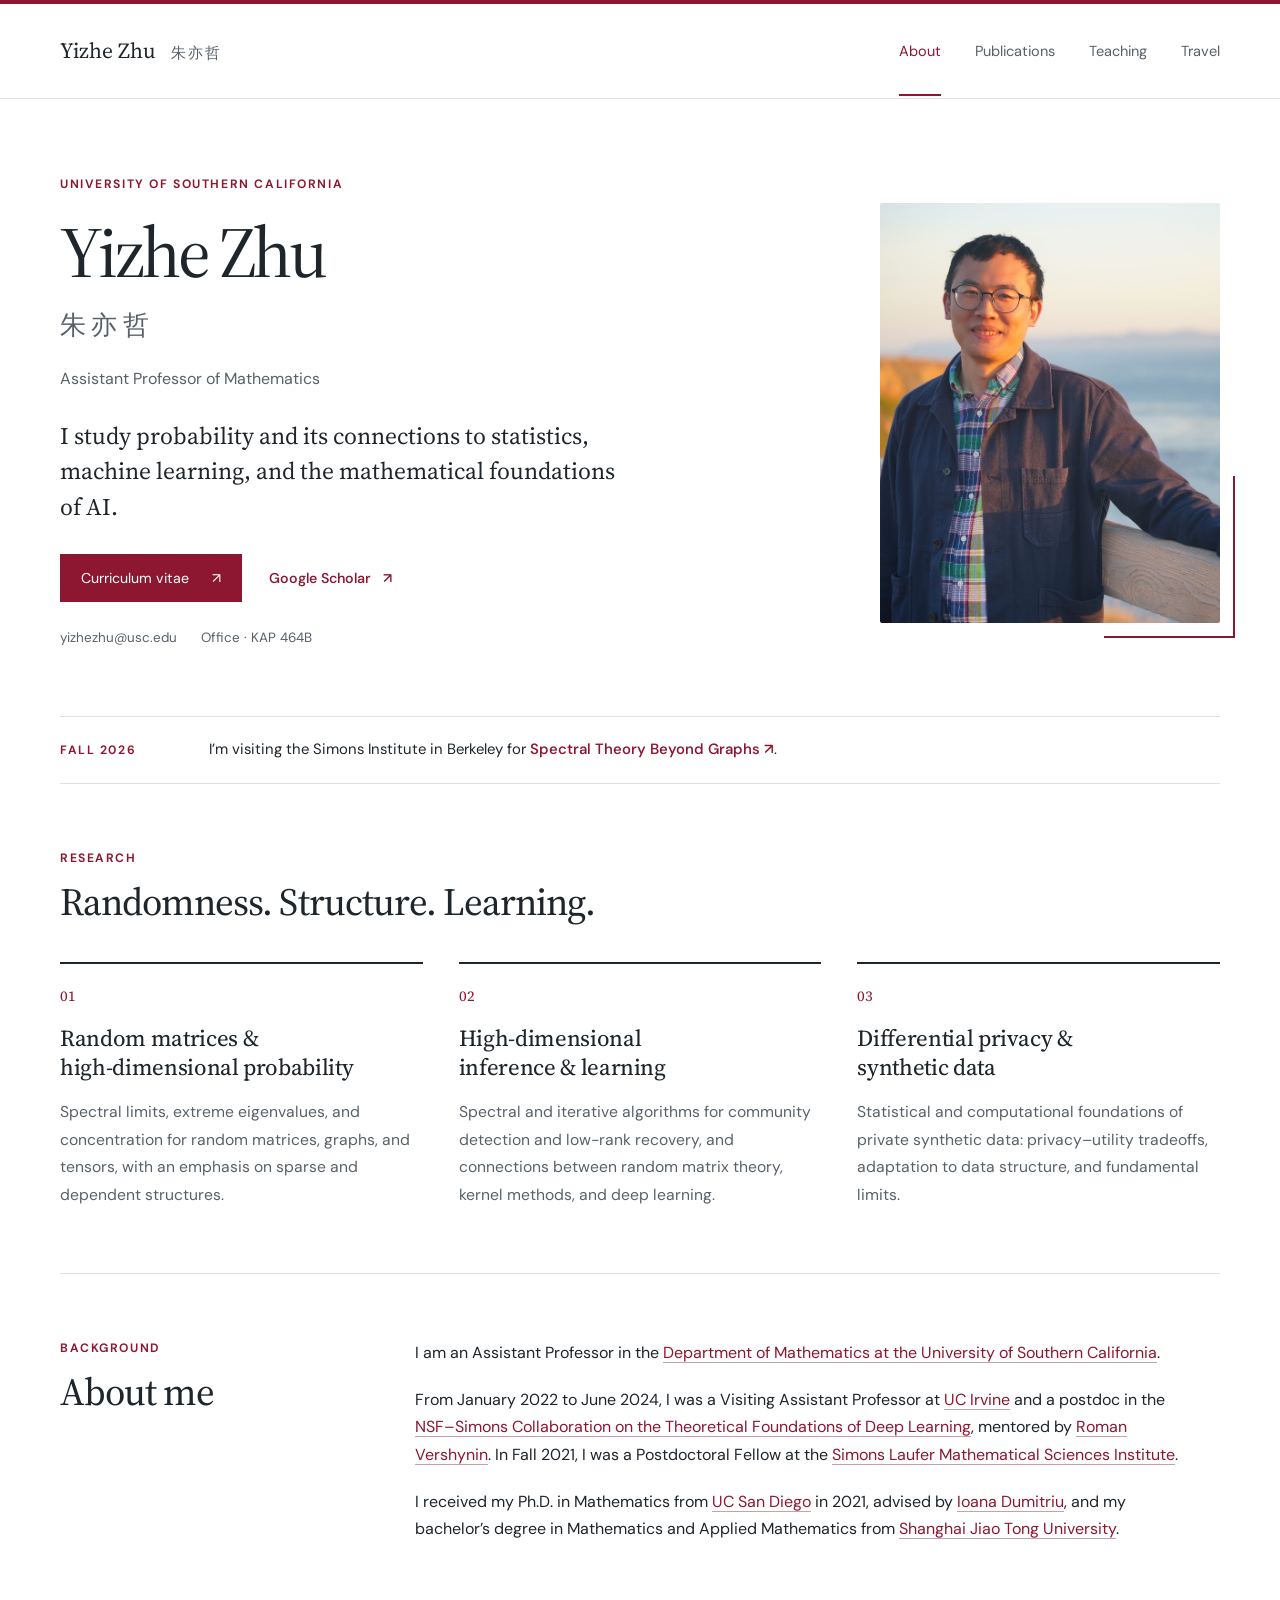
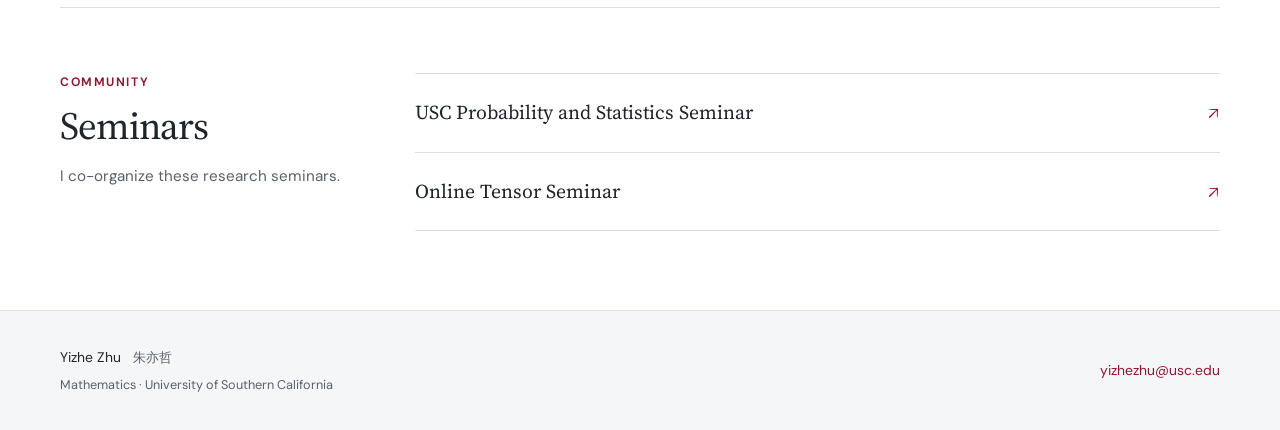
<file: index.html>
<!doctype html>
<html lang="en">
<head>
  <meta charset="utf-8">
  <meta name="viewport" content="width=device-width, initial-scale=1">
  <meta name="description" content="Yizhe Zhu is an Assistant Professor of Mathematics at USC, working in probability, random matrices, statistical learning, and differential privacy.">
  <title>Yizhe Zhu · Mathematics at USC</title>
  <link rel="icon" type="image/svg+xml" href="data:image/svg+xml,%3Csvg xmlns='http://www.w3.org/2000/svg' viewBox='0 0 40 40'%3E%3Crect width='40' height='40' rx='8' fill='%238d1730'/%3E%3Ctext x='20' y='28' text-anchor='middle' font-family='Georgia' font-size='25' fill='white'%3EZ%3C/text%3E%3C/svg%3E">
  <link rel="stylesheet" href="style.css">
</head>
<body>
  <a class="skip-link" href="#main">Skip to content</a>
  <header class="site-header"><div class="shell header-inner">
    <a class="wordmark" href="index.html">Yizhe Zhu <span lang="zh">朱亦哲</span></a>
    <nav aria-label="Main navigation"><a href="index.html" aria-current="page">About</a><a href="publications.html">Publications</a><a href="teaching.html">Teaching</a><a href="travel.html">Travel</a></nav>
  </div></header>
  <main id="main">
    <section class="hero shell" aria-labelledby="name">
      <div class="hero-copy">
        <p class="eyebrow">University of Southern California</p>
        <h1 id="name">Yizhe Zhu<span lang="zh">朱亦哲</span></h1>
        <p class="position">Assistant Professor of Mathematics</p>
        <p class="intro">I study probability and its connections to statistics, machine learning, and the mathematical foundations of AI.</p>
        <div class="hero-links"><a class="button" href="https://drive.google.com/file/d/1lH6JN6_eLBLarj0ymt0mx5vph5aKpYMJ/view?usp=sharing">Curriculum vitae <span aria-hidden="true">↗</span></a><a class="text-link" href="https://scholar.google.com/citations?hl=en&amp;user=V6KnOYUAAAAJ&amp;view_op=list_works">Google Scholar <span aria-hidden="true">↗</span></a></div>
        <div class="contact-line"><a href="mailto:yizhezhu@usc.edu">yizhezhu@usc.edu</a><span>Office · KAP 464B</span></div>
      </div>
      <figure class="portrait"><img src="[data-uri]" alt="Yizhe Zhu by the coast" width="1280" height="922" fetchpriority="high"></figure>
    </section>
    <aside class="visit shell" aria-label="Fall 2026 visit"><span class="eyebrow">Fall 2026</span><p>I’m visiting the Simons Institute in Berkeley for <a href="https://simons.berkeley.edu/programs/spectral-theory-beyond-graphs">Spectral Theory Beyond Graphs <span aria-hidden="true">↗</span></a>.</p></aside>
    <section class="section shell" aria-labelledby="research-title">
      <div class="section-heading"><p class="eyebrow">Research</p><h2 id="research-title">Randomness. Structure. Learning.</h2></div>
      <div class="research-grid">
        <article><span class="index">01</span><h3>Random matrices &amp;<br>high-dimensional probability</h3><p>Spectral limits, extreme eigenvalues, and concentration for random matrices, graphs, and tensors, with an emphasis on sparse and dependent structures.</p></article>
        <article><span class="index">02</span><h3>High-dimensional<br>inference &amp; learning</h3><p>Spectral and iterative algorithms for community detection and low-rank recovery, and connections between random matrix theory, kernel methods, and deep learning.</p></article>
        <article><span class="index">03</span><h3>Differential privacy &amp;<br>synthetic data</h3><p>Statistical and computational foundations of private synthetic data: privacy–utility tradeoffs, adaptation to data structure, and fundamental limits.</p></article>
      </div>
    </section>
    <section class="section shell bio-section" aria-labelledby="background-title">
      <div class="section-heading"><p class="eyebrow">Background</p><h2 id="background-title">About me</h2></div>
      <div class="prose"><p>I am an Assistant Professor in the <a href="https://dornsife.usc.edu/mathematics/">Department of Mathematics at the University of Southern California</a>.</p><p>From January 2022 to June 2024, I was a Visiting Assistant Professor at <a href="https://www.math.uci.edu/">UC Irvine</a> and a postdoc in the <a href="https://deepfoundations.ai/">NSF–Simons Collaboration on the Theoretical Foundations of Deep Learning</a>, mentored by <a href="https://www.math.uci.edu/~rvershyn/">Roman Vershynin</a>. In Fall 2021, I was a Postdoctoral Fellow at the <a href="https://www.slmath.org/">Simons Laufer Mathematical Sciences Institute</a>.</p><p>I received my Ph.D. in Mathematics from <a href="https://math.ucsd.edu/">UC San Diego</a> in 2021, advised by <a href="https://math.ucsd.edu/people/profiles/ioana-dumitriu/">Ioana Dumitriu</a>, and my bachelor’s degree in Mathematics and Applied Mathematics from <a href="https://math.sjtu.edu.cn/">Shanghai Jiao Tong University</a>.</p></div>
    </section>
    <section class="section shell seminar-section" aria-labelledby="seminars-title"><div class="section-heading"><p class="eyebrow">Community</p><h2 id="seminars-title">Seminars</h2><p>I co-organize these research seminars.</p></div><div class="seminar-links"><a href="https://dornsife.usc.edu/probability-and-statistics-seminars/"><span>USC Probability and Statistics Seminar</span><span aria-hidden="true">↗</span></a><a href="https://hrluo.github.io/tensor.html"><span>Online Tensor Seminar</span><span aria-hidden="true">↗</span></a></div></section>
  </main>
  <footer class="site-footer"><div class="shell footer-inner"><p>Yizhe Zhu <span lang="zh">朱亦哲</span><span class="footer-affiliation">Mathematics · University of Southern California</span></p><a href="mailto:yizhezhu@usc.edu">yizhezhu@usc.edu</a></div></footer>
</body>
</html>
</file>
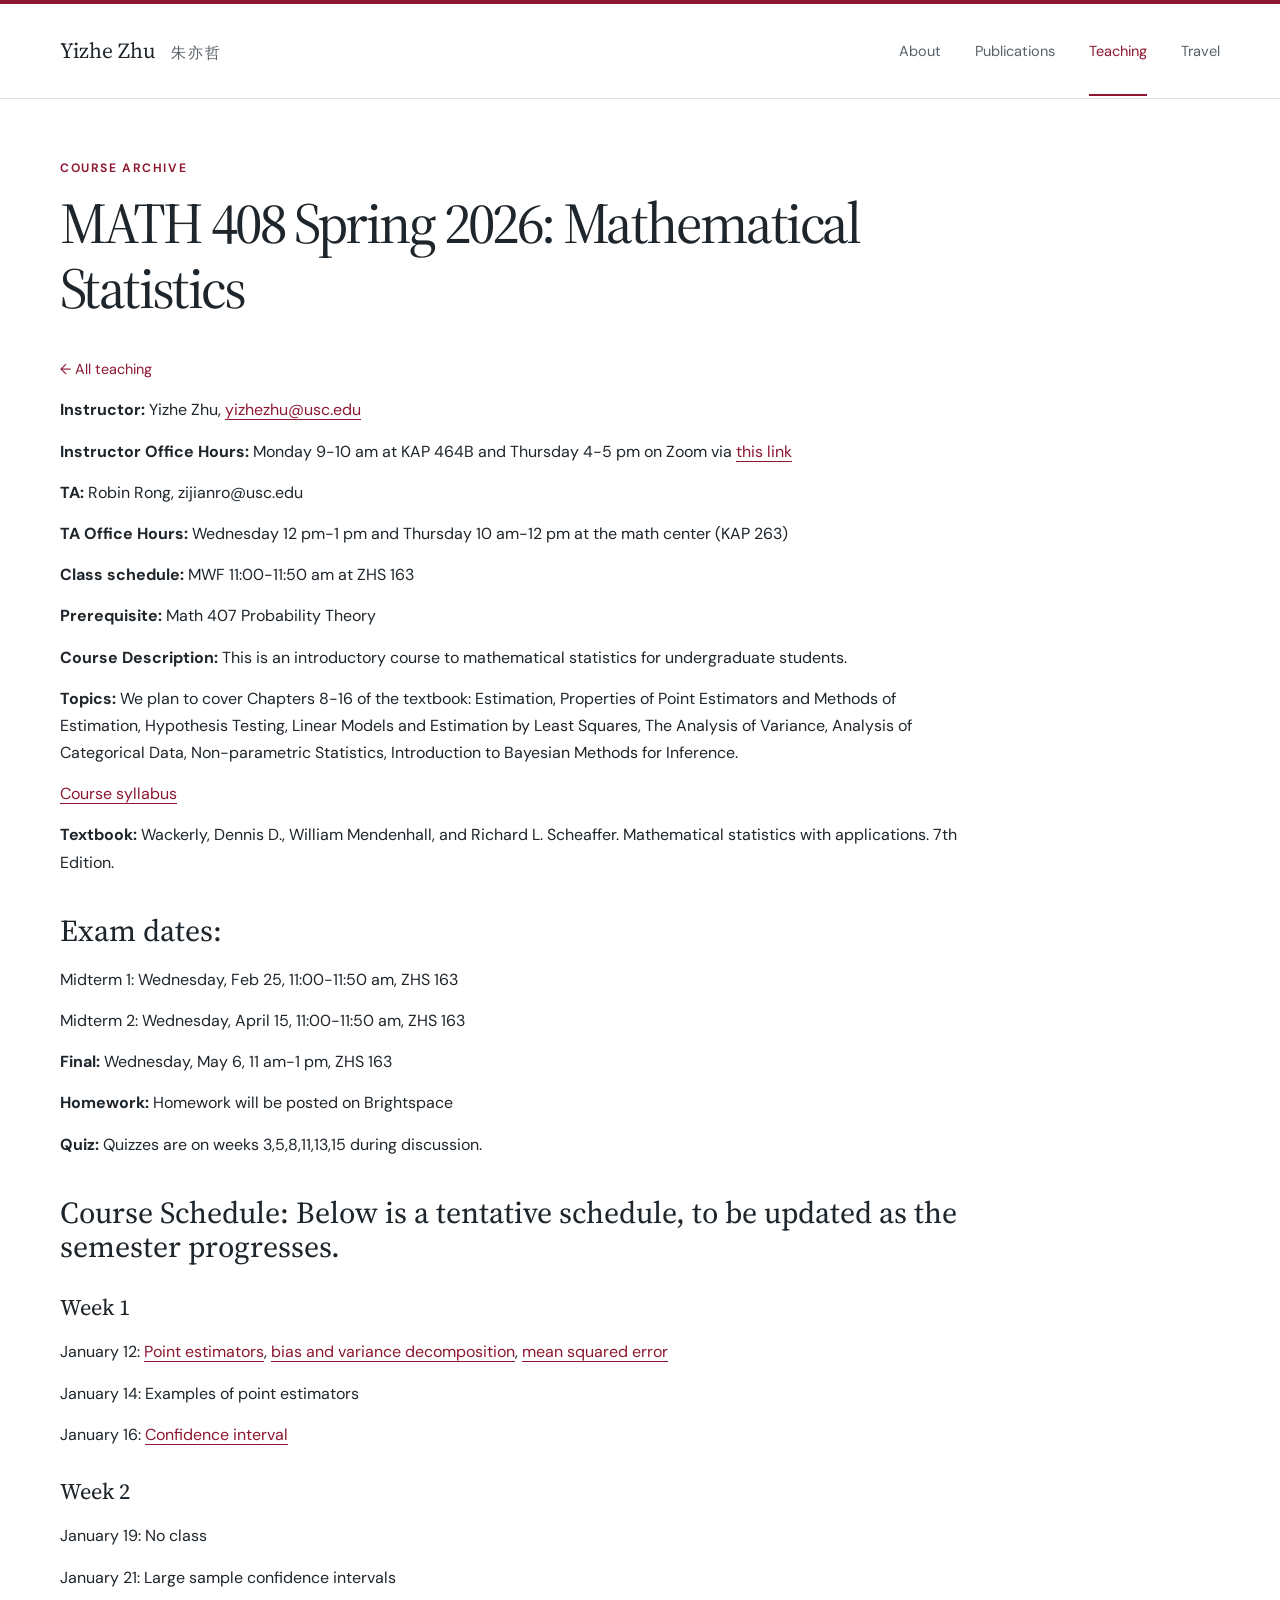
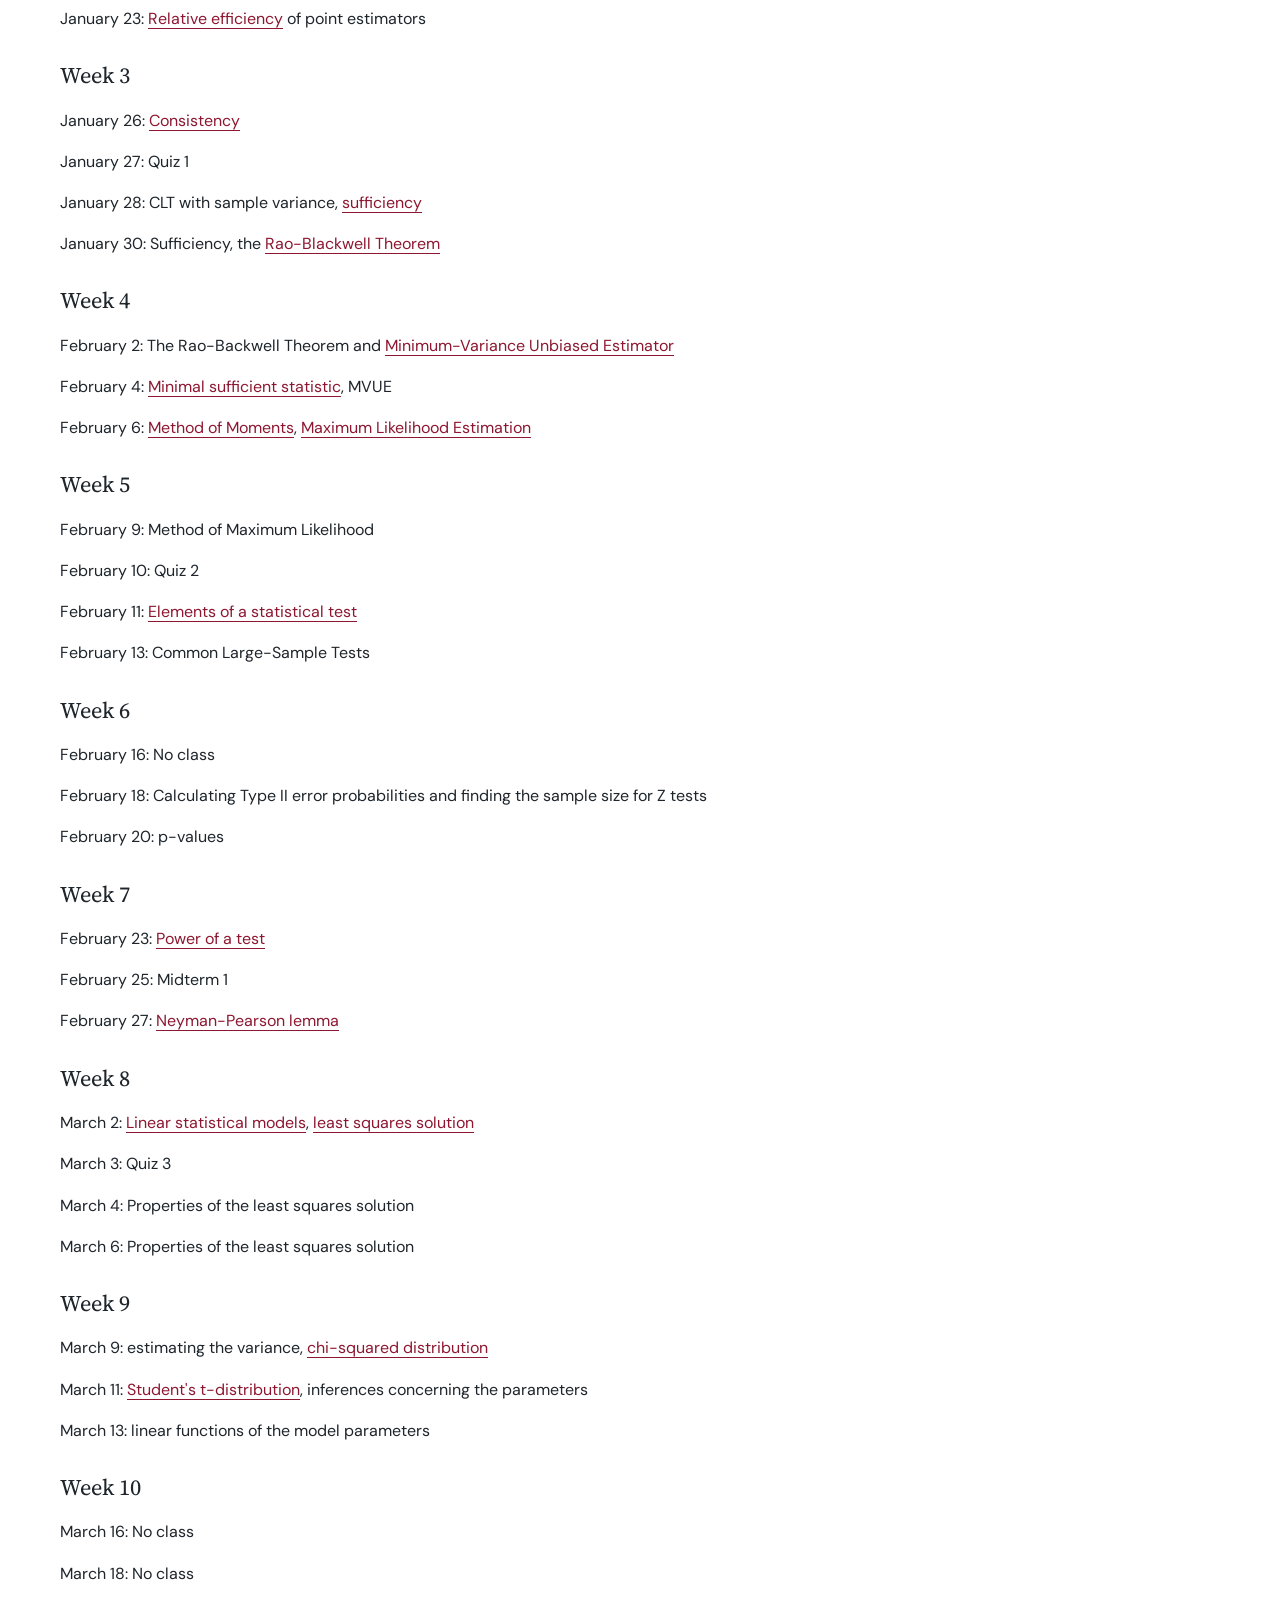
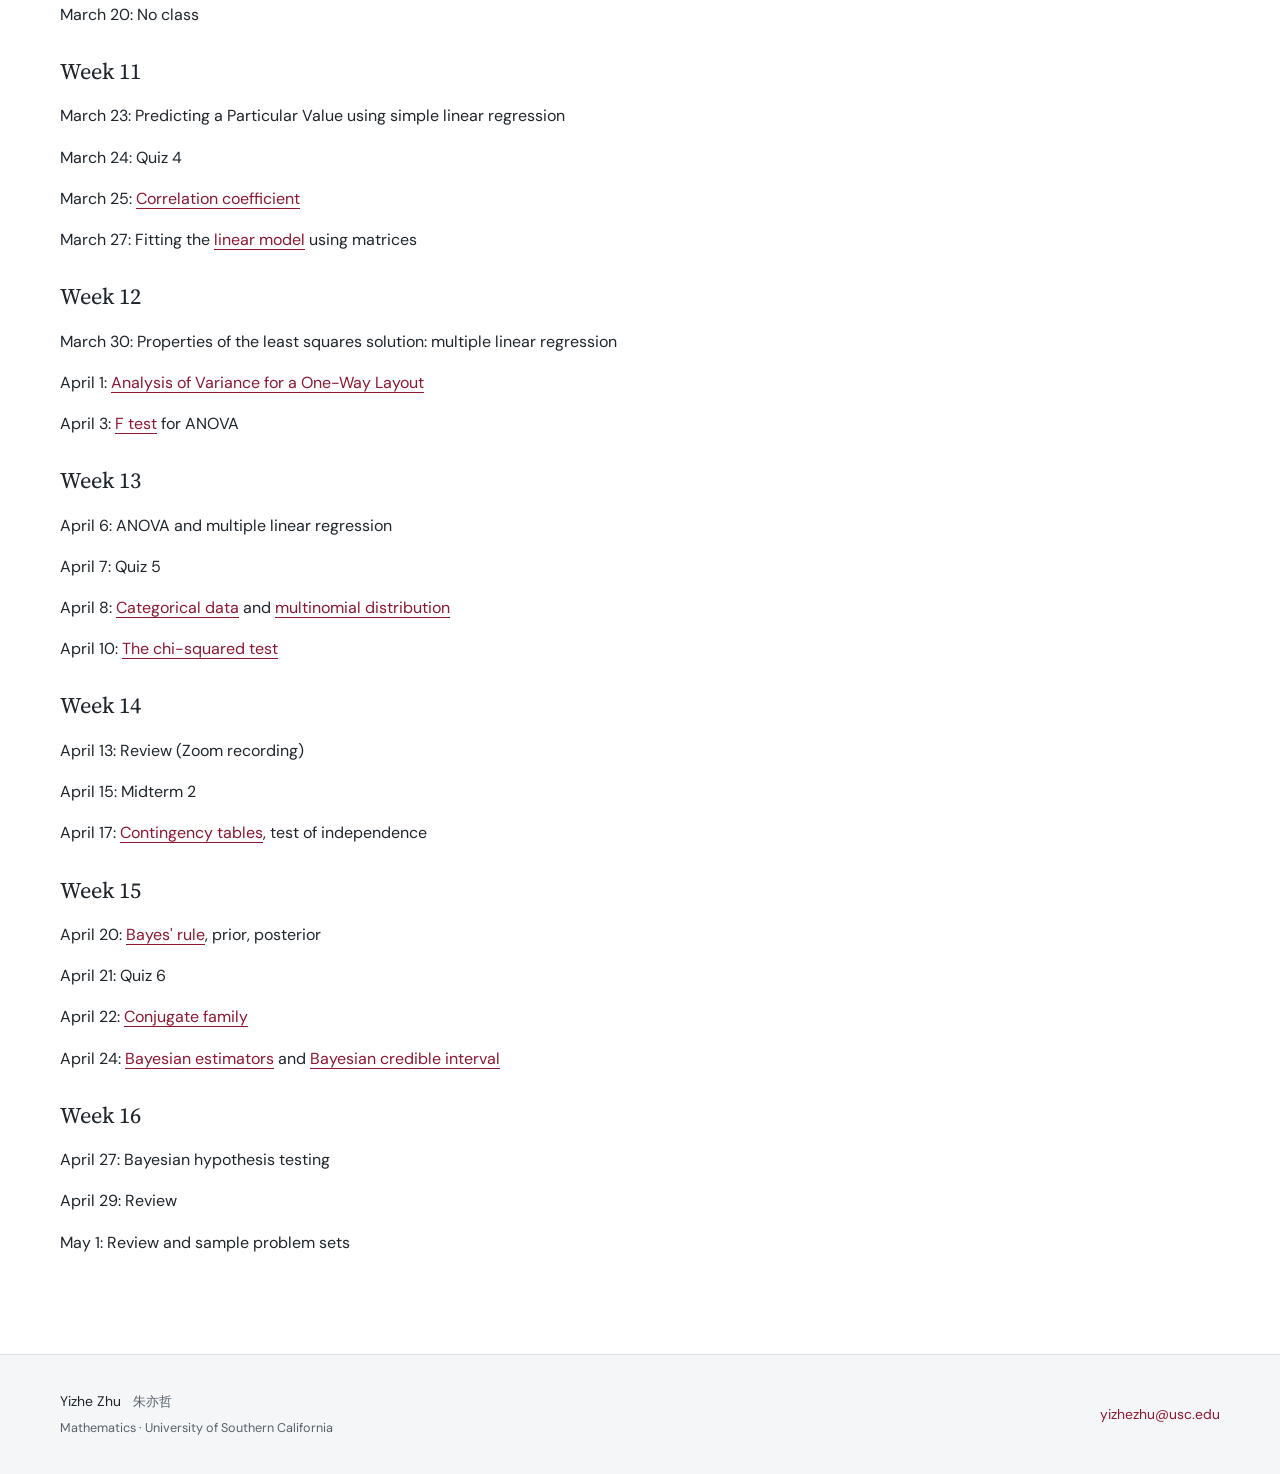
<file: math-408-spring-2026.html>
<!doctype html>
<html lang="en">
<head>
  <meta charset="utf-8">
  <meta name="viewport" content="width=device-width, initial-scale=1">
  <meta name="description" content="MATH 408 Spring 2026: Mathematical Statistics — Yizhe Zhu, University of Southern California.">
  <title>MATH 408 Spring 2026: Mathematical Statistics · Yizhe Zhu</title>
  <link rel="icon" type="image/svg+xml" href="data:image/svg+xml,%3Csvg xmlns='http://www.w3.org/2000/svg' viewBox='0 0 40 40'%3E%3Crect width='40' height='40' rx='8' fill='%238d1730'/%3E%3Ctext x='20' y='28' text-anchor='middle' font-family='Georgia' font-size='25' fill='white'%3EZ%3C/text%3E%3C/svg%3E">
  <link rel="stylesheet" href="style.css">
</head>
<body><a class="skip-link" href="#main">Skip to content</a><header class="site-header"><div class="shell header-inner">
    <a class="wordmark" href="index.html">Yizhe Zhu <span lang="zh">朱亦哲</span></a>
    <nav aria-label="Main navigation"><a href="index.html">About</a><a href="publications.html">Publications</a><a href="teaching.html" aria-current="page">Teaching</a><a href="travel.html">Travel</a></nav>
  </div></header><main id="main" class="shell"><div class="page-heading"><p class="eyebrow">Course archive</p><h1>MATH 408 Spring 2026: Mathematical Statistics</h1></div><a class="back-link" href="teaching.html">← All teaching</a><div class="page-content course-content"><p><strong>Instructor:</strong> Yizhe Zhu, <a href="mailto:yizhezhu@usc.edu">yizhezhu@usc.edu</a></p><p><strong>Instructor Office Hours:</strong> Monday 9-10 am at KAP 464B and Thursday 4-5 pm on Zoom via <a href="https://usc.zoom.us/j/96132581294?pwd=MlxlFuoA09OVJtIaOF3RGN57fb2fue.1">this link</a></p><p><strong>TA:</strong> Robin Rong, zijianro@usc.edu</p><p><strong>TA Office Hours:</strong> Wednesday 12 pm-1 pm and Thursday 10 am-12 pm at the math center (KAP 263)</p><p><strong>Class schedule:</strong> MWF 11:00-11:50 am at ZHS 163</p><p><strong>Prerequisite:</strong> Math 407 Probability Theory</p><p><strong>Course Description:</strong> This is an introductory course to mathematical statistics for undergraduate students.</p><p><strong>Topics:</strong> We plan to cover Chapters 8-16 of the textbook: Estimation, Properties of Point Estimators and Methods of Estimation, Hypothesis Testing, Linear Models and Estimation by Least Squares, The Analysis of Variance, Analysis of Categorical Data, Non-parametric Statistics, Introduction to Bayesian Methods for Inference.</p><p><a href="https://drive.google.com/file/d/1ozp-ZzXg9mqwmiB6iattO5Npid9MyOqS/view?usp=sharing">Course syllabus</a></p><p><strong>Textbook:</strong> Wackerly, Dennis D., William Mendenhall, and Richard L. Scheaffer. Mathematical statistics with applications. 7th Edition.</p><h2>Exam dates:</h2><p>Midterm 1: Wednesday, Feb 25, 11:00-11:50 am, ZHS 163</p><p>Midterm 2: Wednesday, April 15, 11:00-11:50 am, ZHS 163</p><p><strong>Final:</strong> Wednesday, May 6, 11 am-1 pm, ZHS 163</p><p><strong>Homework:</strong> Homework will be posted on Brightspace</p><p><strong>Quiz:</strong> Quizzes are on weeks 3,5,8,11,13,15 during discussion.</p><h2>Course Schedule: Below is a tentative schedule, to be updated as the semester progresses.</h2><h3>Week 1</h3><p>January 12: <a href="https://en.wikipedia.org/wiki/Point_estimation">Point estimators</a>, <a href="https://en.wikipedia.org/wiki/Bias%E2%80%93variance_tradeoff">bias and variance decomposition</a>, <a href="https://en.wikipedia.org/wiki/Mean_squared_error">mean squared error</a></p><p>January 14: Examples of point estimators</p><p>January 16: <a href="https://en.wikipedia.org/wiki/Confidence_interval">Confidence interval</a></p><h3>Week 2</h3><p>January 19: No class</p><p>January 21: Large sample confidence intervals</p><p>January 23: <a href="https://en.wikipedia.org/wiki/Efficiency_%28statistics%29">Relative efficiency</a> of point estimators</p><h3>Week 3</h3><p>January 26: <a href="https://en.wikipedia.org/wiki/Consistent_estimator">Consistency</a></p><p>January 27: Quiz 1</p><p>January 28: CLT with sample variance, <a href="https://en.wikipedia.org/wiki/Sufficient_statistic">sufficiency</a></p><p>January 30: Sufficiency, the <a href="https://en.wikipedia.org/wiki/Rao%E2%80%93Blackwell_theorem">Rao-Blackwell Theorem</a></p><h3>Week 4</h3><p>February 2: The Rao-Backwell Theorem and <a href="https://en.wikipedia.org/wiki/Minimum-variance_unbiased_estimator">Minimum-Variance Unbiased Estimator</a></p><p>February 4: <a href="https://en.wikipedia.org/wiki/Sufficient_statistic">Minimal sufficient statistic</a>, MVUE</p><p>February 6: <a href="https://en.wikipedia.org/wiki/Method_of_moments_%28statistics%29">Method of Moments</a>, <a href="https://en.wikipedia.org/wiki/Maximum_likelihood_estimation">Maximum Likelihood Estimation</a></p><h3>Week 5</h3><p>February 9: Method of Maximum Likelihood</p><p>February 10: Quiz 2</p><p>February 11: <a href="https://en.wikipedia.org/wiki/Statistical_hypothesis_test">Elements of a statistical test</a></p><p>February 13: Common Large-Sample Tests</p><h3>Week 6</h3><p>February 16: No class</p><p>February 18: Calculating Type II error probabilities and finding the sample size for Z tests</p><p>February 20: p-values</p><h3>Week 7</h3><p>February 23: <a href="https://en.wikipedia.org/wiki/Power_%28statistics%29">Power of a test</a></p><p>February 25: Midterm 1</p><p>February 27: <a href="https://en.wikipedia.org/wiki/Neyman%E2%80%93Pearson_lemma">Neyman-Pearson lemma</a></p><h3>Week 8</h3><p>March 2: <a href="https://en.wikipedia.org/wiki/Linear_regression">Linear statistical models</a>, <a href="https://en.wikipedia.org/wiki/Least_squares">least squares solution</a></p><p>March 3: Quiz 3</p><p>March 4: Properties of the least squares solution</p><p>March 6: Properties of the least squares solution</p><h3>Week 9</h3><p>March 9: estimating the variance, <a href="https://en.wikipedia.org/wiki/Chi-squared_distribution">chi-squared distribution</a></p><p>March 11: <a href="https://en.wikipedia.org/wiki/Student%27s_t-distribution">Student&#x27;s t-distribution</a>, inferences concerning the parameters</p><p>March 13: linear functions of the model parameters</p><h3>Week 10</h3><p>March 16: No class</p><p>March 18: No class</p><p>March 20: No class</p><h3>Week 11</h3><p>March 23: Predicting a Particular Value using simple linear regression</p><p>March 24: Quiz 4</p><p>March 25: <a href="https://en.wikipedia.org/wiki/Pearson_correlation_coefficient">Correlation coefficient</a></p><p>March 27: Fitting the <a href="https://en.wikipedia.org/wiki/Linear_regression">linear model</a> using matrices</p><h3>Week 12</h3><p>March 30: Properties of the least squares solution: multiple linear regression</p><p>April 1: <a href="https://en.wikipedia.org/wiki/Analysis_of_variance">Analysis of Variance for a One-Way Layout</a></p><p>April 3: <a href="https://en.wikipedia.org/wiki/F-distribution">F test</a> for ANOVA</p><h3>Week 13</h3><p>April 6: ANOVA and multiple linear regression</p><p>April 7: Quiz 5</p><p>April 8: <a href="https://en.wikipedia.org/wiki/Categorical_variable">Categorical data</a> and <a href="https://en.wikipedia.org/wiki/Multinomial_distribution">multinomial distribution</a></p><p>April 10: <a href="https://en.wikipedia.org/wiki/Chi-squared_test">The chi-squared test</a></p><h3>Week 14</h3><p>April 13: Review (Zoom recording)</p><p>April 15: Midterm 2</p><p>April 17: <a href="https://en.wikipedia.org/wiki/Contingency_table">Contingency tables</a>, test of independence</p><h3>Week 15</h3><p>April 20: <a href="https://en.wikipedia.org/wiki/Bayes%27_theorem">Bayes&#x27; rule</a>, prior, posterior</p><p>April 21: Quiz 6</p><p>April 22: <a href="https://en.wikipedia.org/wiki/Conjugate_prior">Conjugate family</a></p><p>April 24: <a href="https://en.wikipedia.org/wiki/Bayes_estimator">Bayesian estimators</a> and <a href="https://en.wikipedia.org/wiki/Credible_interval">Bayesian credible interval</a></p><h3>Week 16</h3><p>April 27: Bayesian hypothesis testing</p><p>April 29: Review</p><p>May 1: Review and sample problem sets</p></div></main><footer class="site-footer"><div class="shell footer-inner"><p>Yizhe Zhu <span lang="zh">朱亦哲</span><span class="footer-affiliation">Mathematics · University of Southern California</span></p><a href="mailto:yizhezhu@usc.edu">yizhezhu@usc.edu</a></div></footer></body></html>
</file>
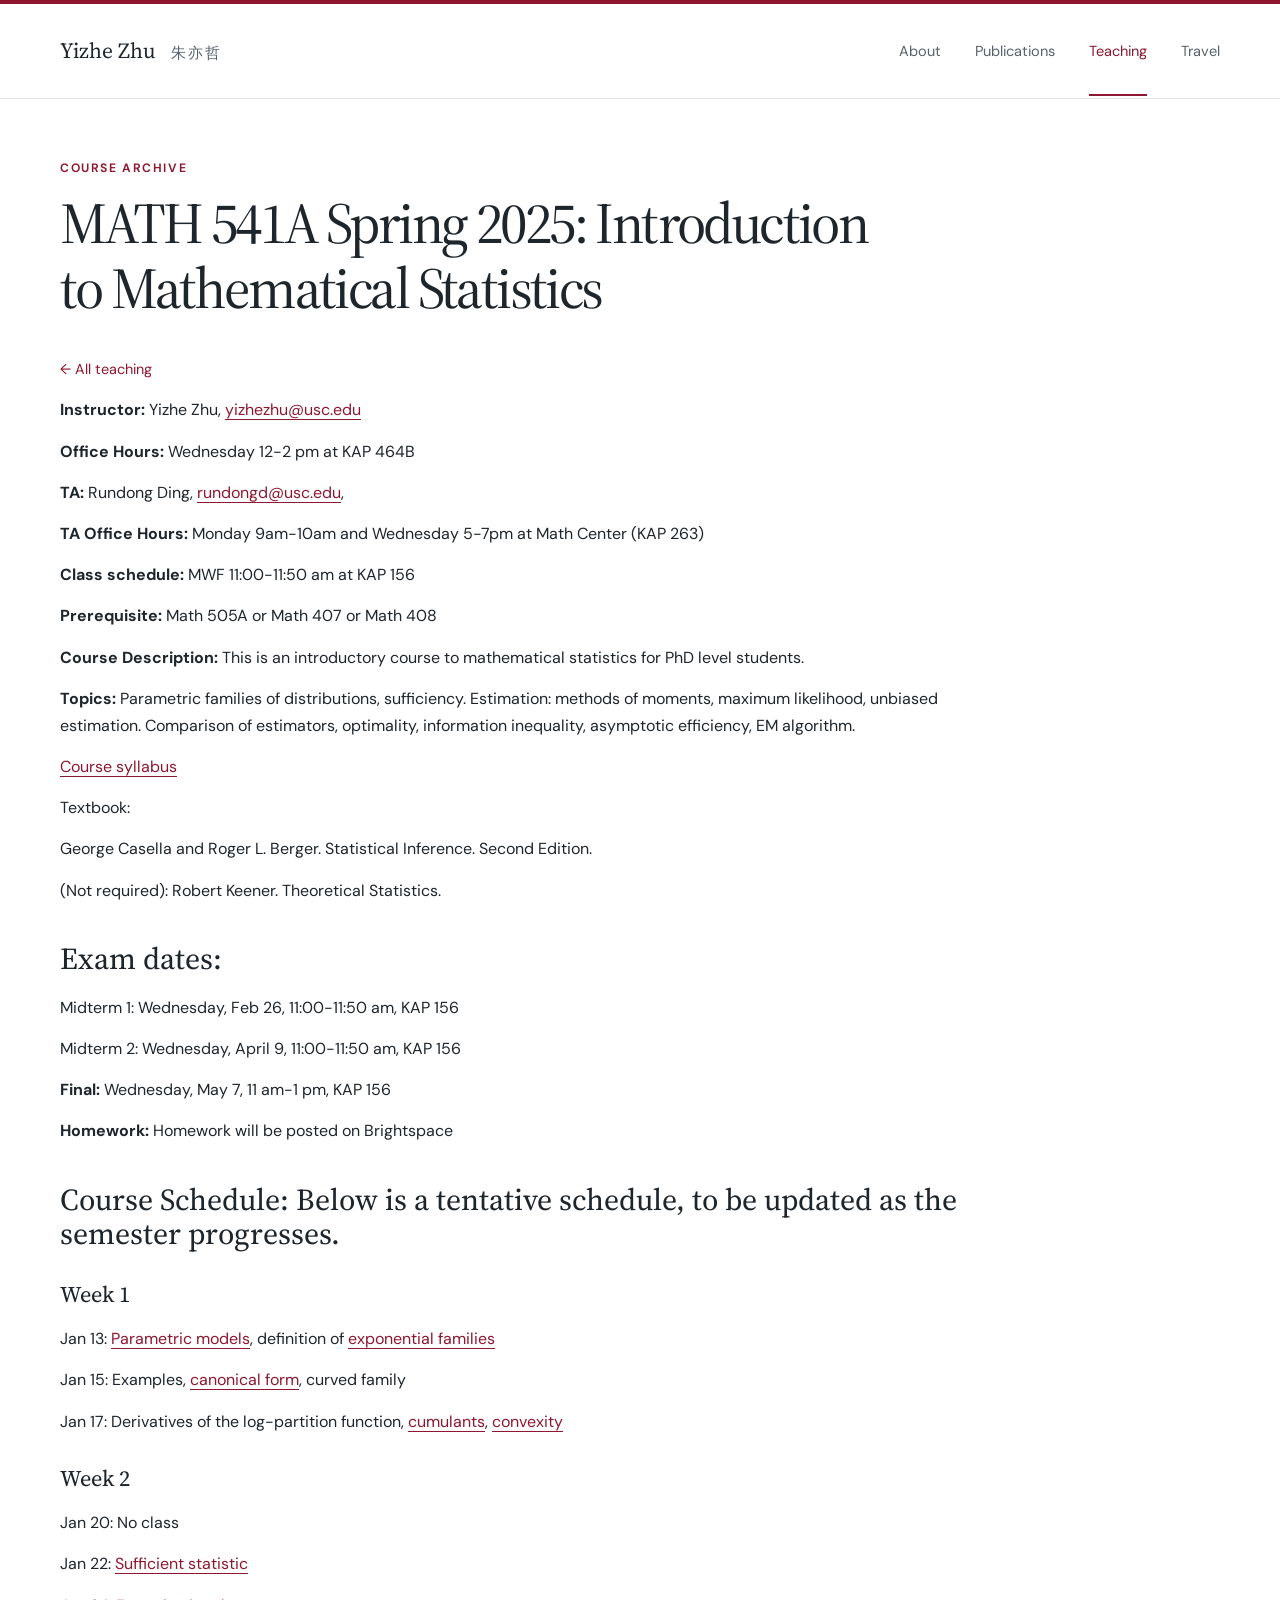
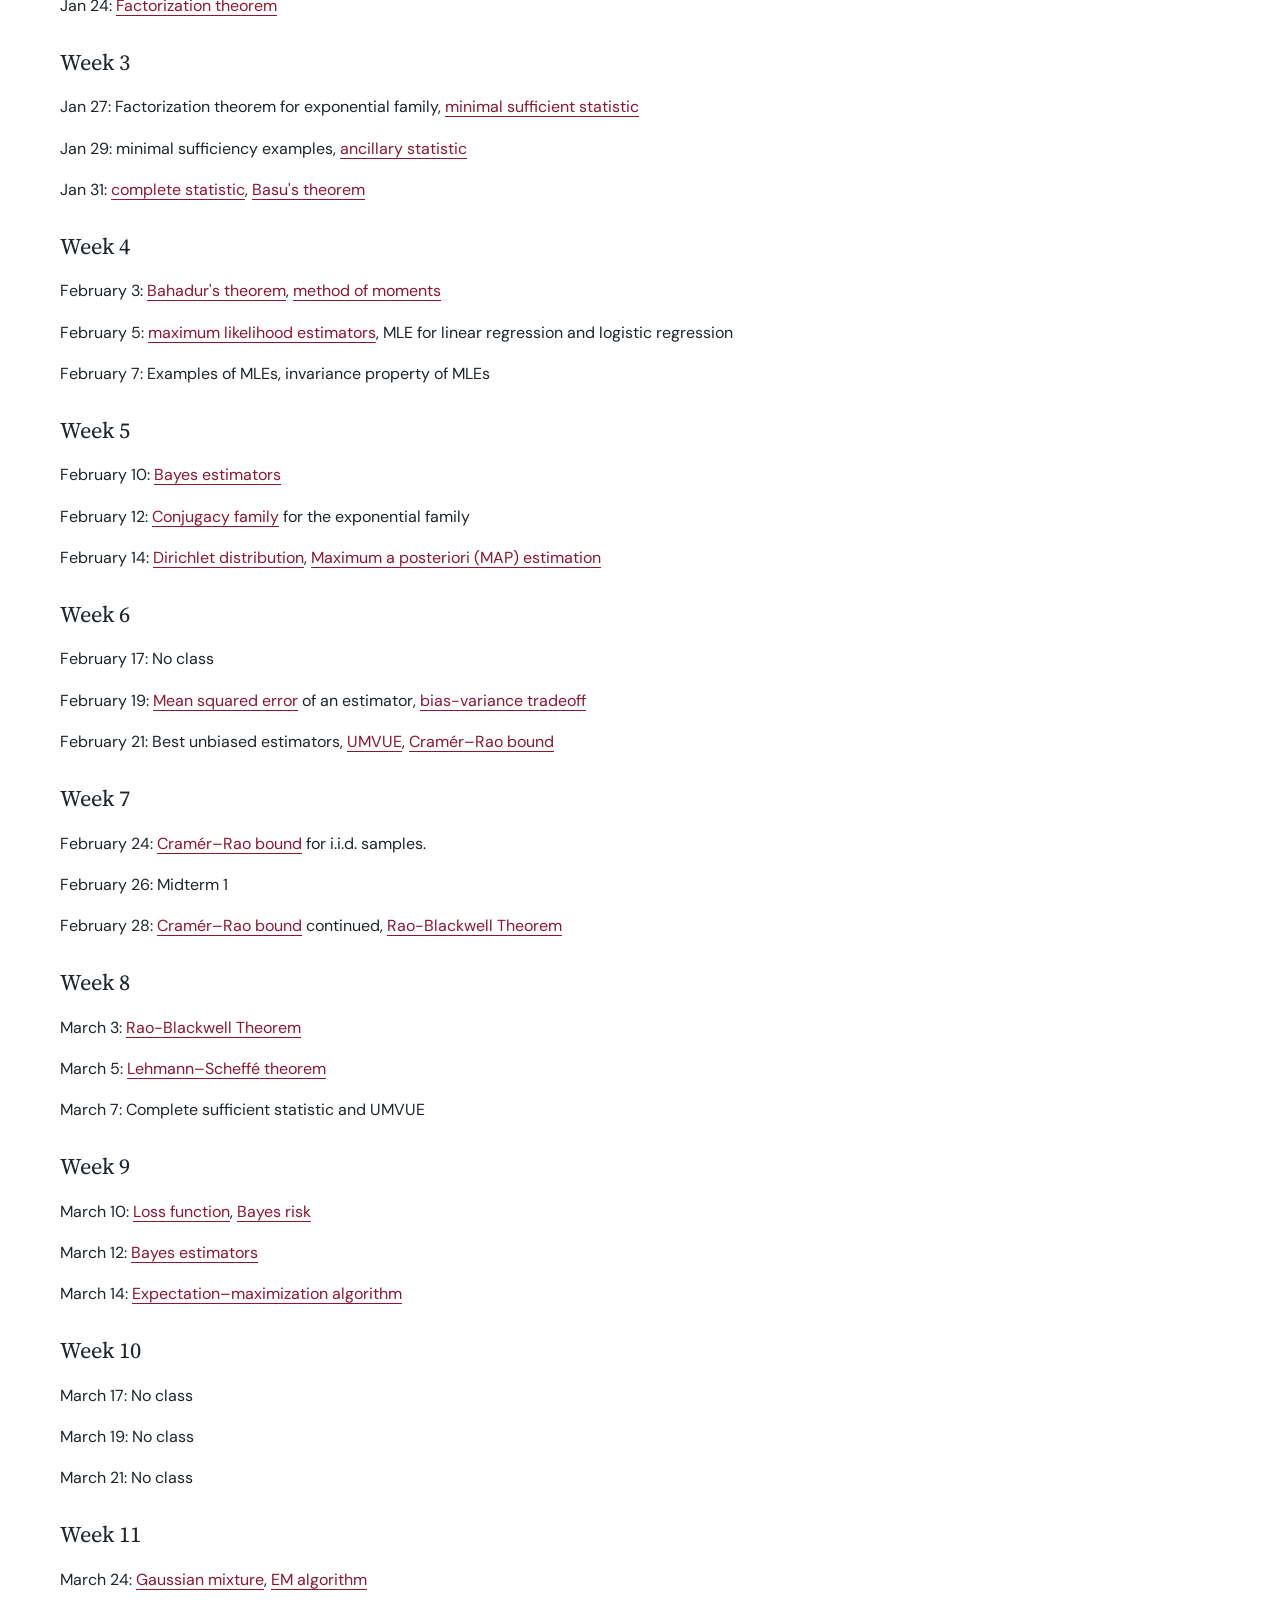
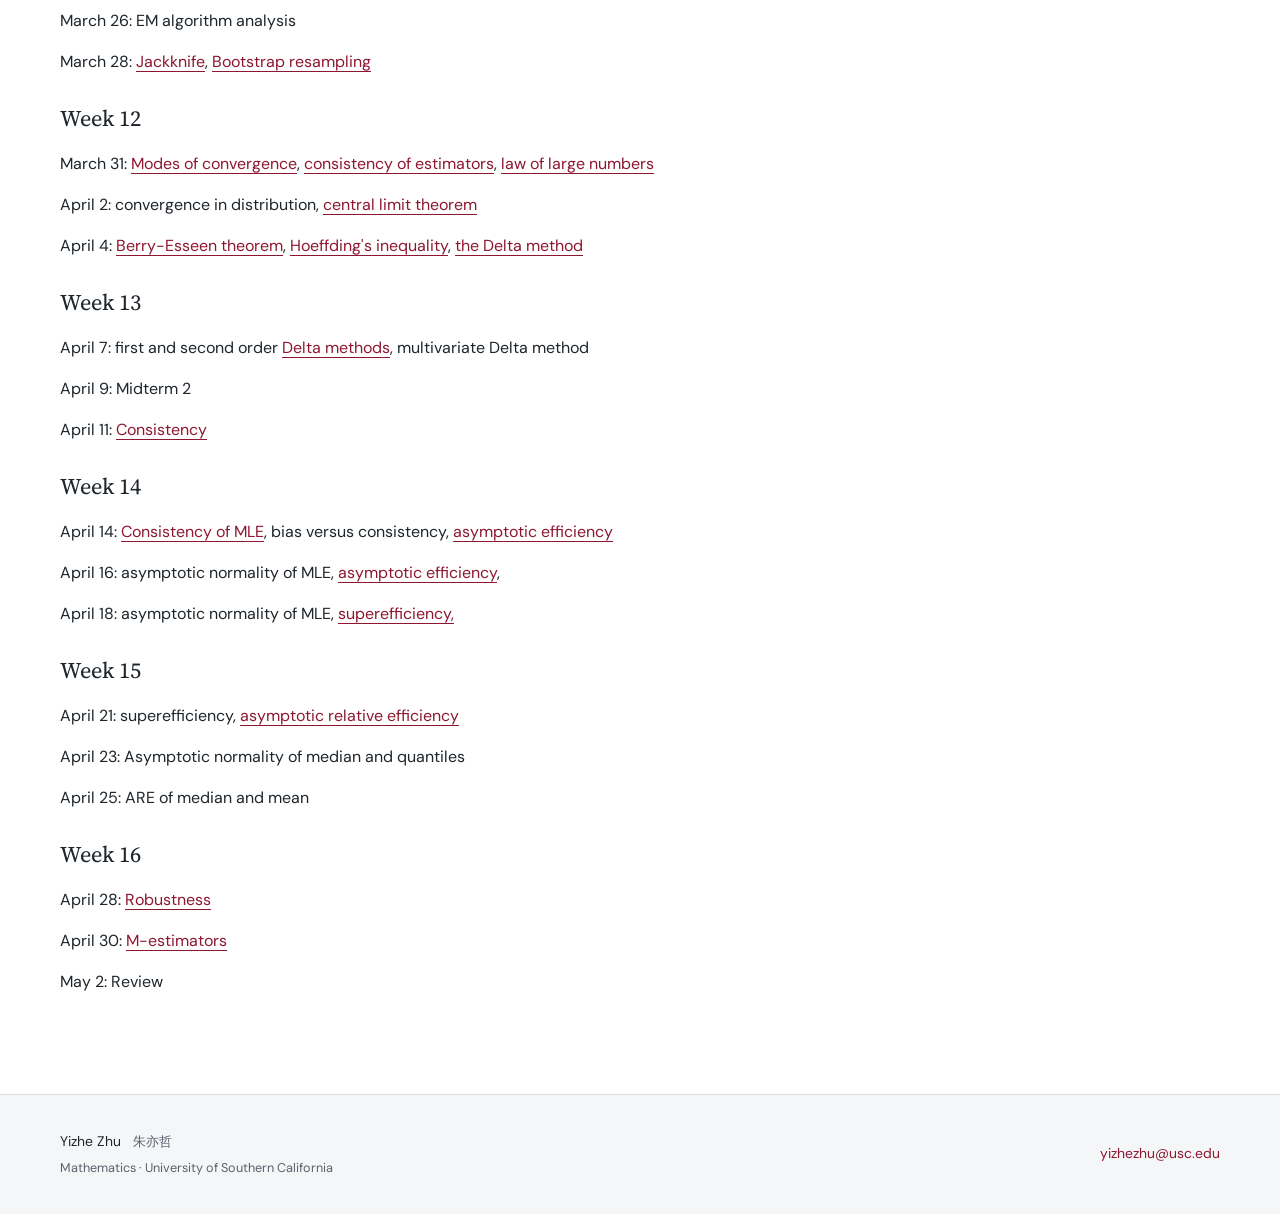
<file: math-541a-spring-2025.html>
<!doctype html>
<html lang="en">
<head>
  <meta charset="utf-8">
  <meta name="viewport" content="width=device-width, initial-scale=1">
  <meta name="description" content="MATH 541A Spring 2025: Introduction to Mathematical Statistics — Yizhe Zhu, University of Southern California.">
  <title>MATH 541A Spring 2025: Introduction to Mathematical Statistics · Yizhe Zhu</title>
  <link rel="icon" type="image/svg+xml" href="data:image/svg+xml,%3Csvg xmlns='http://www.w3.org/2000/svg' viewBox='0 0 40 40'%3E%3Crect width='40' height='40' rx='8' fill='%238d1730'/%3E%3Ctext x='20' y='28' text-anchor='middle' font-family='Georgia' font-size='25' fill='white'%3EZ%3C/text%3E%3C/svg%3E">
  <link rel="stylesheet" href="style.css">
</head>
<body><a class="skip-link" href="#main">Skip to content</a><header class="site-header"><div class="shell header-inner">
    <a class="wordmark" href="index.html">Yizhe Zhu <span lang="zh">朱亦哲</span></a>
    <nav aria-label="Main navigation"><a href="index.html">About</a><a href="publications.html">Publications</a><a href="teaching.html" aria-current="page">Teaching</a><a href="travel.html">Travel</a></nav>
  </div></header><main id="main" class="shell"><div class="page-heading"><p class="eyebrow">Course archive</p><h1>MATH 541A Spring 2025: Introduction to Mathematical Statistics</h1></div><a class="back-link" href="teaching.html">← All teaching</a><div class="page-content course-content"><p><strong>Instructor:</strong> Yizhe Zhu, <a href="mailto:yizhezhu@usc.edu">yizhezhu@usc.edu</a></p><p><strong>Office Hours:</strong> Wednesday 12-2 pm at KAP 464B</p><p><strong>TA:</strong> Rundong Ding, <a href="mailto:rundongd@usc.edu">rundongd@usc.edu</a>,</p><p><strong>TA Office Hours:</strong> Monday 9am-10am and Wednesday 5-7pm at Math Center (KAP 263)</p><p><strong>Class schedule:</strong> MWF 11:00-11:50 am at KAP 156</p><p><strong>Prerequisite:</strong> Math 505A or Math 407 or Math 408</p><p><strong>Course Description:</strong> This is an introductory course to mathematical statistics for PhD level students.</p><p><strong>Topics:</strong> Parametric families of distributions, sufficiency. Estimation: methods of moments, maximum likelihood, unbiased estimation. Comparison of estimators, optimality, information inequality, asymptotic efficiency, EM algorithm.</p><p><a href="https://drive.google.com/file/d/1ax-rck0V22XIZAwSO7RFFcbtASMfPgt7/view?usp=sharing">Course syllabus</a></p><p>Textbook:</p><p>George Casella and Roger L. Berger. Statistical Inference. Second Edition.</p><p>(Not required): Robert Keener. Theoretical Statistics.</p><h2>Exam dates:</h2><p>Midterm 1: Wednesday, Feb 26, 11:00-11:50 am, KAP 156</p><p>Midterm 2: Wednesday, April 9, 11:00-11:50 am, KAP 156</p><p><strong>Final:</strong> Wednesday, May 7, 11 am-1 pm, KAP 156</p><p><strong>Homework:</strong> Homework will be posted on Brightspace</p><h2>Course Schedule: Below is a tentative schedule, to be updated as the semester progresses.</h2><h3>Week 1</h3><p>Jan 13: <a href="https://en.wikipedia.org/wiki/Parametric_model">Parametric models</a>, definition of <a href="https://en.wikipedia.org/wiki/Exponential_family">exponential families</a></p><p>Jan 15: Examples, <a href="https://en.wikipedia.org/wiki/Exponential_family">canonical form</a>, curved family</p><p>Jan 17: Derivatives of the log-partition function, <a href="https://en.wikipedia.org/wiki/Cumulant">cumulants</a>, <a href="https://en.wikipedia.org/wiki/Convex_function">convexity</a></p><h3>Week 2</h3><p>Jan 20: No class</p><p>Jan 22: <a href="https://en.wikipedia.org/wiki/Sufficient_statistic">Sufficient statistic</a></p><p>Jan 24: <a href="https://en.wikipedia.org/wiki/Sufficient_statistic#Fisher%E2%80%93Neyman_factorization_theorem">Factorization theorem</a></p><h3>Week 3</h3><p>Jan 27: Factorization theorem for exponential family, <a href="https://en.wikipedia.org/wiki/Sufficient_statistic#Minimal_sufficiency">minimal sufficient statistic</a></p><p>Jan 29: minimal sufficiency examples, <a href="https://en.wikipedia.org/wiki/Ancillary_statistic">ancillary statistic</a></p><p>Jan 31: <a href="https://en.wikipedia.org/wiki/Completeness_%28statistics%29">complete statistic</a>, <a href="https://en.wikipedia.org/wiki/Basu%27s_theorem">Basu&#x27;s theorem</a></p><h3>Week 4</h3><p>February 3: <a href="https://en.wikipedia.org/wiki/Completeness_%28statistics%29">Bahadur&#x27;s theorem</a>, <a href="https://en.wikipedia.org/wiki/Method_of_moments_%28statistics%29">method of moments</a></p><p>February 5: <a href="https://en.wikipedia.org/wiki/Maximum_likelihood_estimation">maximum likelihood estimators</a>, MLE for linear regression and logistic regression</p><p>February 7: Examples of MLEs, invariance property of MLEs</p><h3>Week 5</h3><p>February 10: <a href="https://en.wikipedia.org/wiki/Bayes_estimator">Bayes estimators</a></p><p>February 12: <a href="https://en.wikipedia.org/wiki/Conjugate_prior">Conjugacy family</a> for the exponential family</p><p>February 14: <a href="https://en.wikipedia.org/wiki/Dirichlet_distribution">Dirichlet distribution</a>, <a href="https://en.wikipedia.org/wiki/Maximum_a_posteriori_estimation">Maximum a posteriori (MAP) estimation</a></p><h3>Week 6</h3><p>February 17: No class</p><p>February 19: <a href="https://en.wikipedia.org/wiki/Mean_squared_error">Mean squared error</a> of an estimator, <a href="https://en.wikipedia.org/wiki/Bias%E2%80%93variance_tradeoff">bias-variance tradeoff</a></p><p>February 21: Best unbiased estimators, <a href="https://en.wikipedia.org/wiki/Minimum-variance_unbiased_estimator">UMVUE</a>, <a href="https://en.wikipedia.org/wiki/Cram%C3%A9r%E2%80%93Rao_bound">Cramér–Rao bound</a></p><h3>Week 7</h3><p>February 24: <a href="https://en.wikipedia.org/wiki/Cram%C3%A9r%E2%80%93Rao_bound">Cramér–Rao bound</a> for i.i.d. samples.</p><p>February 26: Midterm 1</p><p>February 28: <a href="https://en.wikipedia.org/wiki/Cram%C3%A9r%E2%80%93Rao_bound">Cramér–Rao bound</a> continued, <a href="https://en.wikipedia.org/wiki/Rao%E2%80%93Blackwell_theorem">Rao-Blackwell Theorem</a></p><h3>Week 8</h3><p>March 3: <a href="https://en.wikipedia.org/wiki/Rao%E2%80%93Blackwell_theorem">Rao-Blackwell Theorem</a></p><p>March 5: <a href="https://en.wikipedia.org/wiki/Lehmann%E2%80%93Scheff%C3%A9_theorem">Lehmann–Scheffé theorem</a></p><p>March 7: Complete sufficient statistic and UMVUE</p><h3>Week 9</h3><p>March 10: <a href="https://en.wikipedia.org/wiki/Loss_function">Loss function</a>, <a href="https://en.wikipedia.org/wiki/Bayes_estimator">Bayes risk</a></p><p>March 12: <a href="https://en.wikipedia.org/wiki/Bayes_estimator">Bayes estimators</a></p><p>March 14: <a href="https://en.wikipedia.org/wiki/Expectation%E2%80%93maximization_algorithm">Expectation–maximization algorithm</a></p><h3>Week 10</h3><p>March 17: No class</p><p>March 19: No class</p><p>March 21: No class</p><h3>Week 11</h3><p>March 24: <a href="https://en.wikipedia.org/wiki/Mixture_model">Gaussian mixture</a>, <a href="https://en.wikipedia.org/wiki/Expectation%E2%80%93maximization_algorithm">EM algorithm</a></p><p>March 26: EM algorithm analysis</p><p>March 28: <a href="https://en.wikipedia.org/wiki/Jackknife_resampling">Jackknife</a>, <a href="https://en.wikipedia.org/wiki/Bootstrapping_%28statistics%29">Bootstrap resampling</a></p><h3>Week 12</h3><p>March 31: <a href="https://en.wikipedia.org/wiki/Convergence_of_random_variables">Modes of convergence</a>, <a href="https://en.wikipedia.org/wiki/Consistent_estimator">consistency of estimators</a>, <a href="https://en.wikipedia.org/wiki/Law_of_large_numbers">law of large numbers</a></p><p>April 2: convergence in distribution, <a href="https://en.wikipedia.org/wiki/Central_limit_theorem">central limit theorem</a></p><p>April 4: <a href="https://en.wikipedia.org/wiki/Berry%E2%80%93Esseen_theorem">Berry-Esseen theorem</a>, <a href="https://en.wikipedia.org/wiki/Hoeffding%27s_inequality">Hoeffding&#x27;s inequality</a>, <a href="https://en.wikipedia.org/wiki/Delta_method">the Delta method</a></p><h3>Week 13</h3><p>April 7: first and second order <a href="https://en.wikipedia.org/wiki/Delta_method">Delta methods</a>, multivariate Delta method</p><p>April 9: Midterm 2</p><p>April 11: <a href="https://en.wikipedia.org/wiki/Consistent_estimator">Consistency</a></p><h3>Week 14</h3><p>April 14: <a href="https://en.wikipedia.org/wiki/Maximum_likelihood_estimation">Consistency of MLE</a>, bias versus consistency, <a href="https://en.wikipedia.org/wiki/Efficiency_%28statistics%29">asymptotic efficiency</a></p><p>April 16: asymptotic normality of MLE, <a href="https://en.wikipedia.org/wiki/Efficiency_%28statistics%29">asymptotic efficiency</a>,</p><p>April 18: asymptotic normality of MLE, <a href="https://en.wikipedia.org/wiki/Hodges%27_estimator">superefficiency,</a></p><h3>Week 15</h3><p>April 21: superefficiency, <a href="https://en.wikipedia.org/wiki/Efficiency_%28statistics%29">asymptotic relative efficiency</a></p><p>April 23: Asymptotic normality of median and quantiles</p><p>April 25: ARE of median and mean</p><h3>Week 16</h3><p>April 28: <a href="https://en.wikipedia.org/wiki/Robust_statistics">Robustness</a></p><p>April 30: <a href="https://en.wikipedia.org/wiki/M-estimator">M-estimators</a></p><p>May 2: Review</p></div></main><footer class="site-footer"><div class="shell footer-inner"><p>Yizhe Zhu <span lang="zh">朱亦哲</span><span class="footer-affiliation">Mathematics · University of Southern California</span></p><a href="mailto:yizhezhu@usc.edu">yizhezhu@usc.edu</a></div></footer></body></html>
</file>
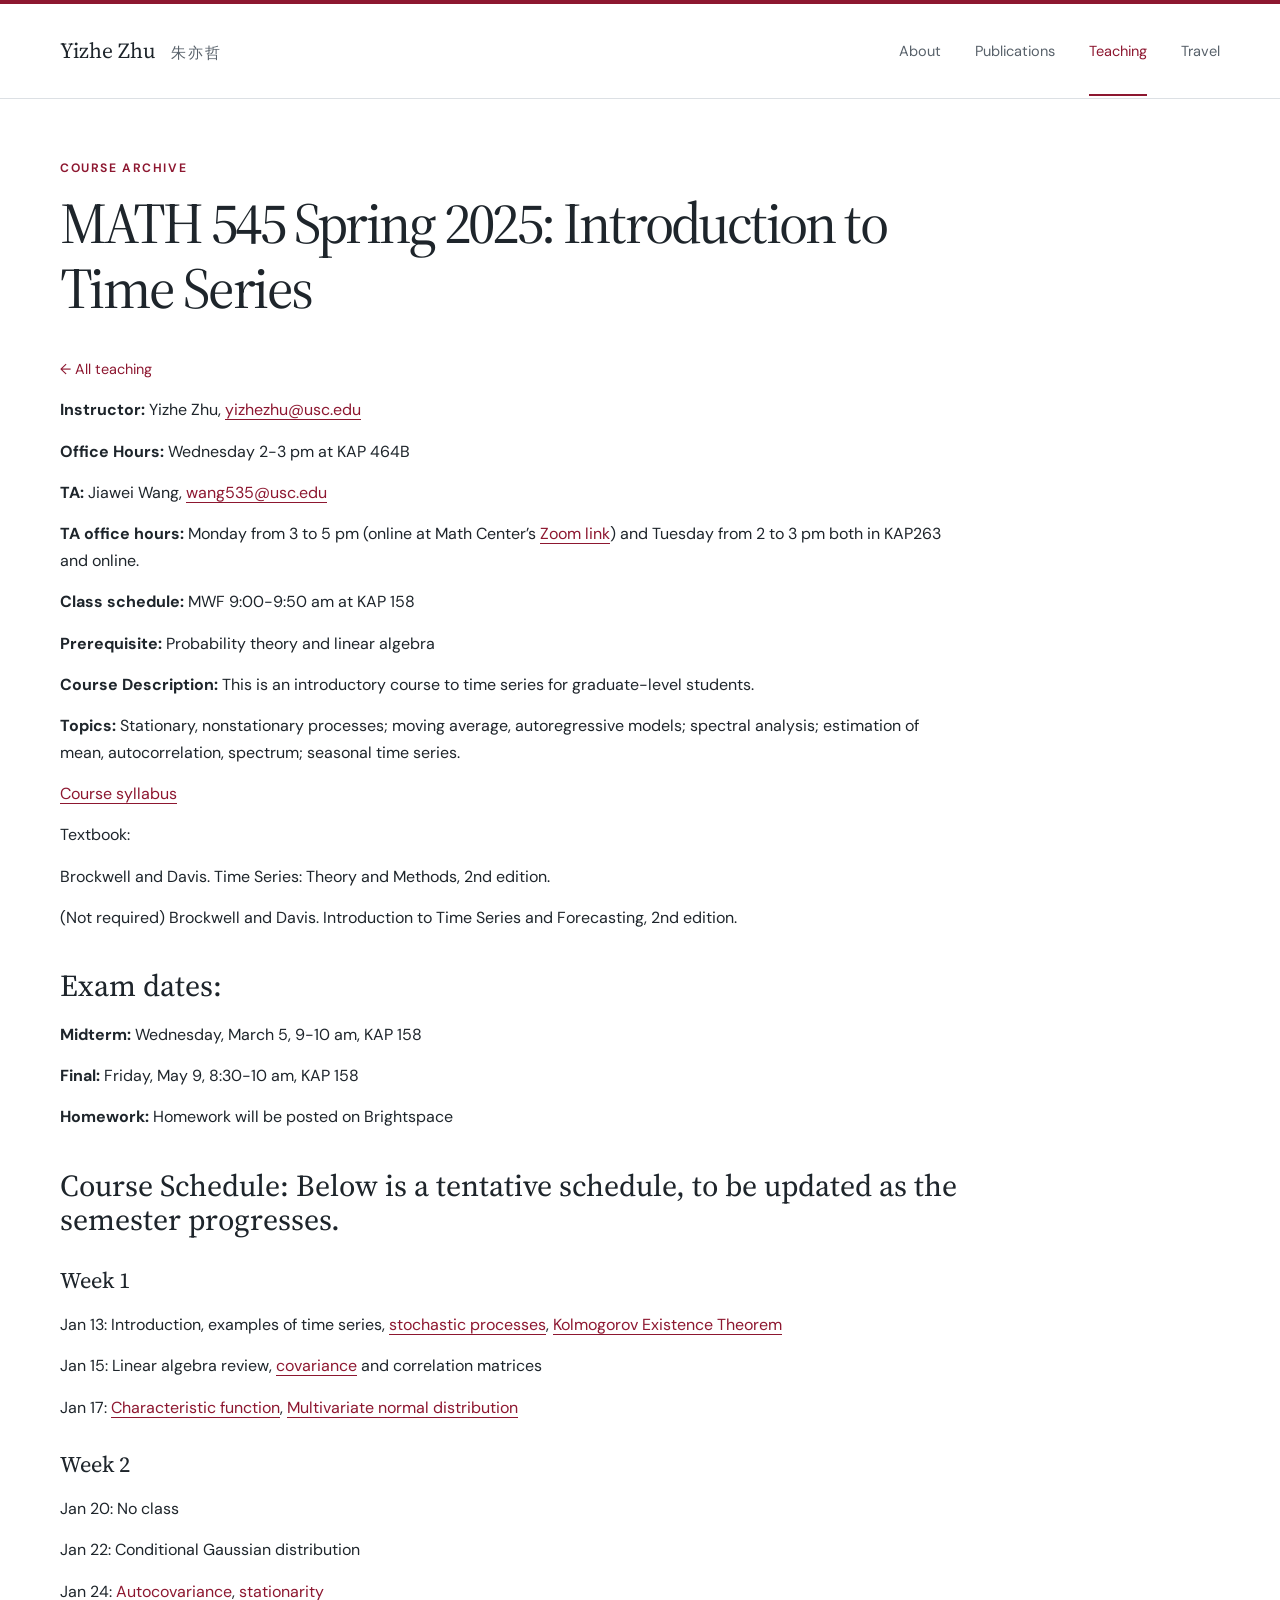
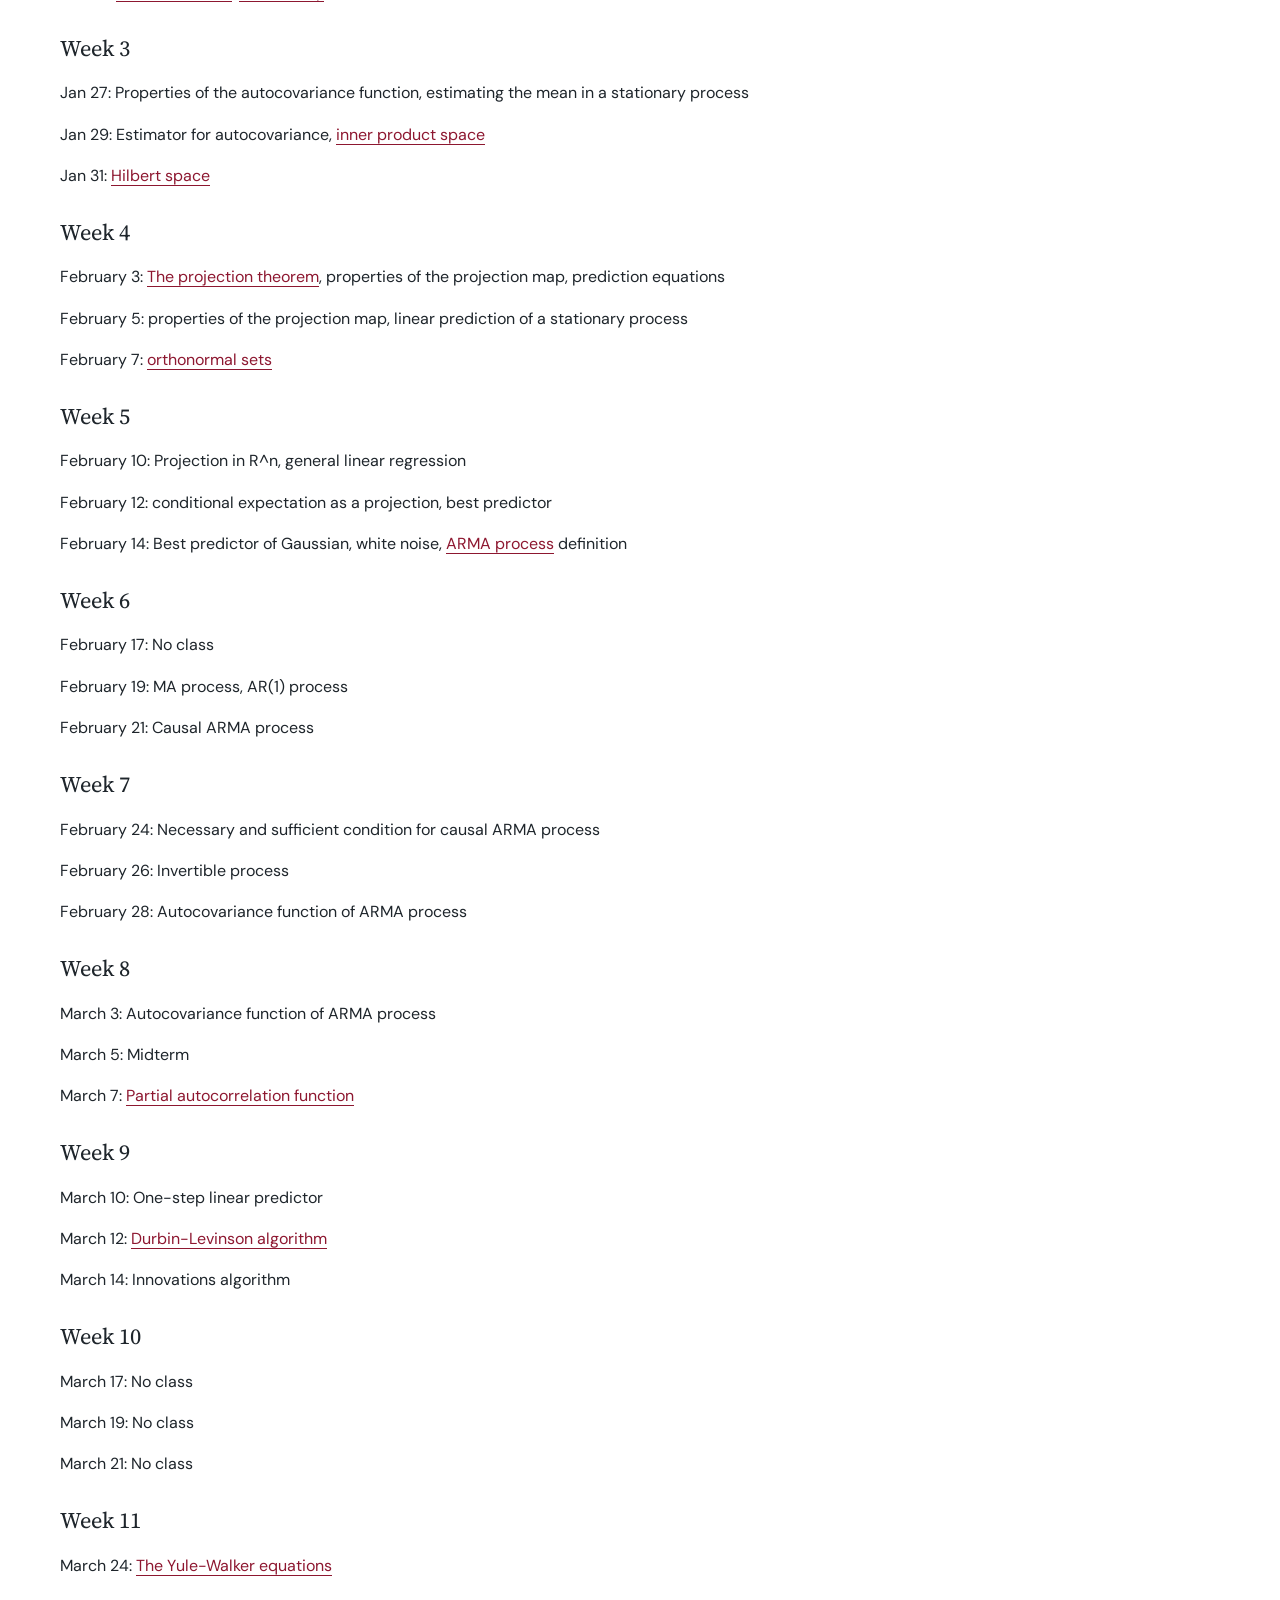
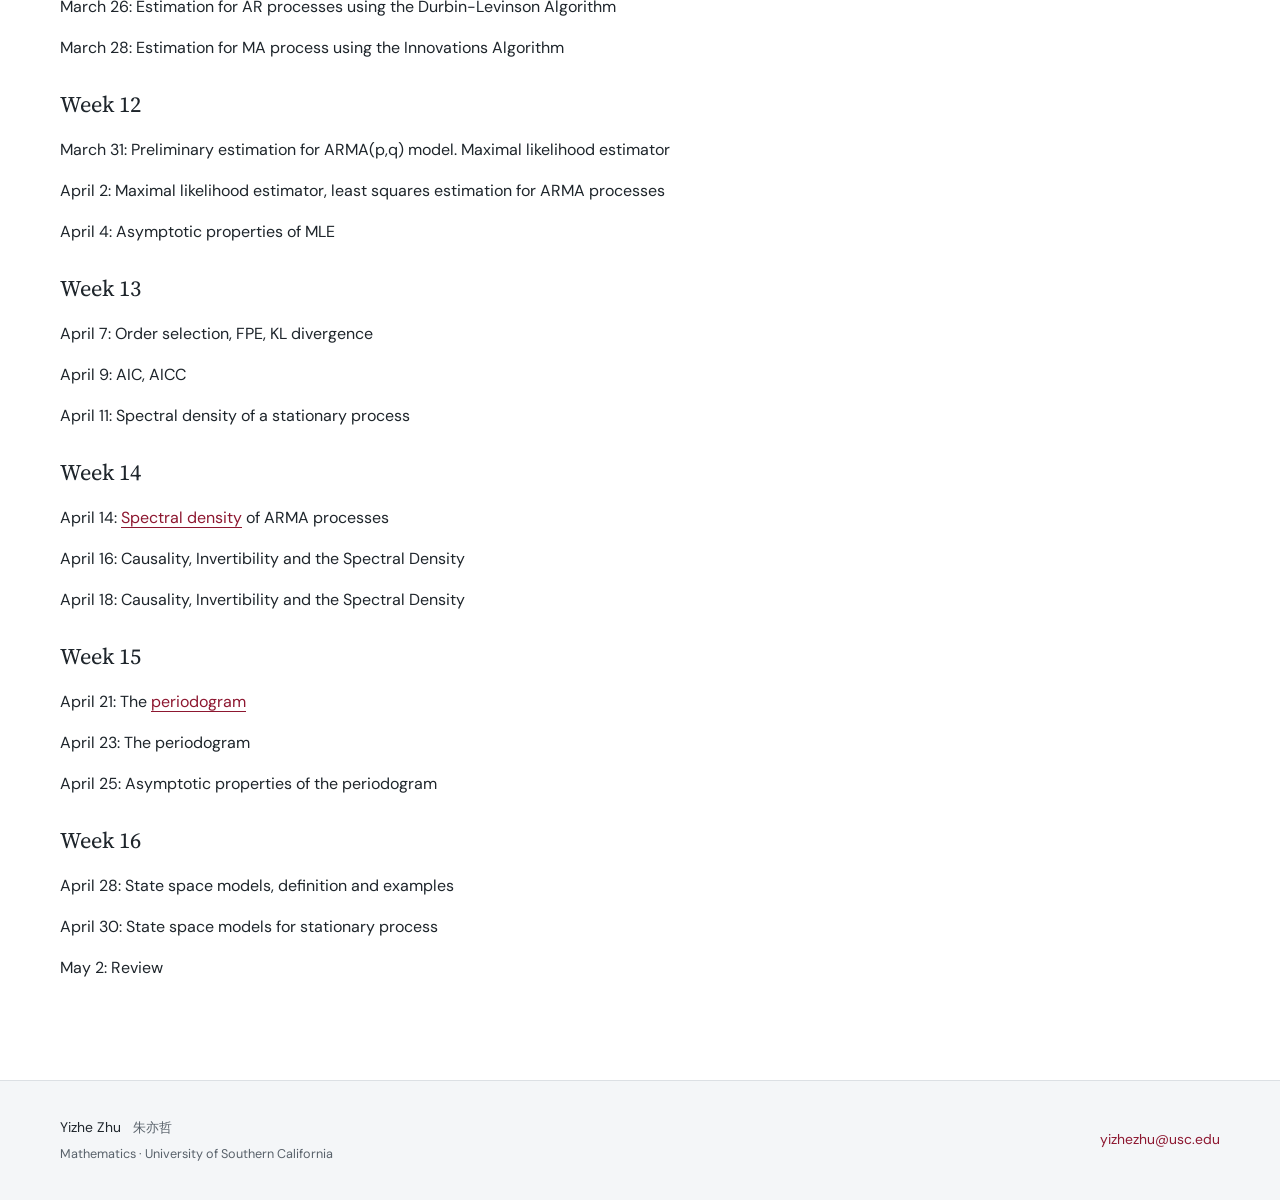
<file: math-545-spring-2025.html>
<!doctype html>
<html lang="en">
<head>
  <meta charset="utf-8">
  <meta name="viewport" content="width=device-width, initial-scale=1">
  <meta name="description" content="MATH 545 Spring 2025: Introduction to Time Series — Yizhe Zhu, University of Southern California.">
  <title>MATH 545 Spring 2025: Introduction to Time Series · Yizhe Zhu</title>
  <link rel="icon" type="image/svg+xml" href="data:image/svg+xml,%3Csvg xmlns='http://www.w3.org/2000/svg' viewBox='0 0 40 40'%3E%3Crect width='40' height='40' rx='8' fill='%238d1730'/%3E%3Ctext x='20' y='28' text-anchor='middle' font-family='Georgia' font-size='25' fill='white'%3EZ%3C/text%3E%3C/svg%3E">
  <link rel="stylesheet" href="style.css">
</head>
<body><a class="skip-link" href="#main">Skip to content</a><header class="site-header"><div class="shell header-inner">
    <a class="wordmark" href="index.html">Yizhe Zhu <span lang="zh">朱亦哲</span></a>
    <nav aria-label="Main navigation"><a href="index.html">About</a><a href="publications.html">Publications</a><a href="teaching.html" aria-current="page">Teaching</a><a href="travel.html">Travel</a></nav>
  </div></header><main id="main" class="shell"><div class="page-heading"><p class="eyebrow">Course archive</p><h1>MATH 545 Spring 2025: Introduction to Time Series</h1></div><a class="back-link" href="teaching.html">← All teaching</a><div class="page-content course-content"><p><strong>Instructor:</strong> Yizhe Zhu, <a href="mailto:yizhezhu@usc.edu">yizhezhu@usc.edu</a></p><p><strong>Office Hours:</strong> Wednesday 2-3 pm at KAP 464B</p><p><strong>TA:</strong> Jiawei Wang, <a href="mailto:wang535@usc.edu">wang535@usc.edu</a></p><p><strong>TA office hours:</strong> Monday from 3 to 5 pm (online at Math Center’s <a href="https://dornsife.usc.edu/mathcenter/">Zoom link</a>) and Tuesday from 2 to 3 pm both in KAP263 and online.</p><p><strong>Class schedule:</strong> MWF 9:00-9:50 am at KAP 158</p><p><strong>Prerequisite:</strong> Probability theory and linear algebra</p><p><strong>Course Description:</strong> This is an introductory course to time series for graduate-level students.</p><p><strong>Topics:</strong> Stationary, nonstationary processes; moving average, autoregressive models; spectral analysis; estimation of mean, autocorrelation, spectrum; seasonal time series.</p><p><a href="https://drive.google.com/file/d/1b0TYDYJdG1Vrji_LbfPca9NJqCI1JEEx/view?usp=sharing">Course syllabus</a></p><p>Textbook:</p><p>Brockwell and Davis. Time Series: Theory and Methods, 2nd edition.</p><p>(Not required) Brockwell and Davis. Introduction to Time Series and Forecasting, 2nd edition.</p><h2>Exam dates:</h2><p><strong>Midterm:</strong> Wednesday, March 5, 9-10 am, KAP 158</p><p><strong>Final:</strong> Friday, May 9, 8:30-10 am, KAP 158</p><p><strong>Homework:</strong> Homework will be posted on Brightspace</p><h2>Course Schedule: Below is a tentative schedule, to be updated as the semester progresses.</h2><h3>Week 1</h3><p>Jan 13: Introduction, examples of time series, <a href="https://en.wikipedia.org/wiki/Stochastic_process">stochastic processes</a>, <a href="https://en.wikipedia.org/wiki/Kolmogorov_extension_theorem">Kolmogorov Existence Theorem</a></p><p>Jan 15: Linear algebra review, <a href="https://en.wikipedia.org/wiki/Covariance_matrix">covariance</a> and correlation matrices</p><p>Jan 17: <a href="https://en.wikipedia.org/wiki/Characteristic_function_%28probability_theory%29">Characteristic function</a>, <a href="https://en.wikipedia.org/wiki/Multivariate_normal_distribution">Multivariate normal distribution</a></p><h3>Week 2</h3><p>Jan 20: No class</p><p>Jan 22: Conditional Gaussian distribution</p><p>Jan 24: <a href="https://en.wikipedia.org/wiki/Autocovariance">Autocovariance</a>, <a href="https://en.wikipedia.org/wiki/Stationary_process">stationarity</a></p><h3>Week 3</h3><p>Jan 27: Properties of the autocovariance function, estimating the mean in a stationary process</p><p>Jan 29: Estimator for autocovariance, <a href="https://en.wikipedia.org/wiki/Inner_product_space">inner product space</a></p><p>Jan 31: <a href="https://en.wikipedia.org/wiki/Hilbert_space">Hilbert space</a></p><h3>Week 4</h3><p>February 3: <a href="https://en.wikipedia.org/wiki/Hilbert_projection_theorem">The projection theorem</a>, properties of the projection map, prediction equations</p><p>February 5: properties of the projection map, linear prediction of a stationary process</p><p>February 7: <a href="https://en.wikipedia.org/wiki/Orthonormality">orthonormal sets</a></p><h3>Week 5</h3><p>February 10: Projection in R^n, general linear regression</p><p>February 12: conditional expectation as a projection, best predictor</p><p>February 14: Best predictor of Gaussian, white noise, <a href="https://en.wikipedia.org/wiki/Autoregressive_moving-average_model">ARMA process</a> definition</p><h3>Week 6</h3><p>February 17: No class</p><p>February 19: MA process, AR(1) process</p><p>February 21: Causal ARMA process</p><h3>Week 7</h3><p>February 24: Necessary and sufficient condition for causal ARMA process</p><p>February 26: Invertible process</p><p>February 28: Autocovariance function of ARMA process</p><h3>Week 8</h3><p>March 3: Autocovariance function of ARMA process</p><p>March 5: Midterm</p><p>March 7: <a href="https://en.wikipedia.org/wiki/Partial_autocorrelation_function">Partial autocorrelation function</a></p><h3>Week 9</h3><p>March 10: One-step linear predictor</p><p>March 12: <a href="https://en.wikipedia.org/wiki/Levinson_recursion">Durbin-Levinson algorithm</a></p><p>March 14: Innovations algorithm</p><h3>Week 10</h3><p>March 17: No class</p><p>March 19: No class</p><p>March 21: No class</p><h3>Week 11</h3><p>March 24: <a href="https://en.wikipedia.org/wiki/Autoregressive_model">The Yule-Walker equations</a></p><p>March 26: Estimation for AR processes using the Durbin-Levinson Algorithm</p><p>March 28: Estimation for MA process using the Innovations Algorithm</p><h3>Week 12</h3><p>March 31: Preliminary estimation for ARMA(p,q) model. Maximal likelihood estimator</p><p>April 2: Maximal likelihood estimator, least squares estimation for ARMA processes</p><p>April 4: Asymptotic properties of MLE</p><h3>Week 13</h3><p>April 7: Order selection, FPE, KL divergence</p><p>April 9: AIC, AICC</p><p>April 11: Spectral density of a stationary process</p><h3>Week 14</h3><p>April 14: <a href="https://en.wikipedia.org/wiki/Spectral_density">Spectral density</a> of ARMA processes</p><p>April 16: Causality, Invertibility and the Spectral Density</p><p>April 18: Causality, Invertibility and the Spectral Density</p><h3>Week 15</h3><p>April 21: The <a href="https://en.wikipedia.org/wiki/Periodogram#:~:text=In%20signal%20processing%2C%20a%20periodogram,methods%20%28see%20spectral%20estimation%29.">periodogram</a></p><p>April 23: The periodogram</p><p>April 25: Asymptotic properties of the periodogram</p><h3>Week 16</h3><p>April 28: State space models, definition and examples</p><p>April 30: State space models for stationary process</p><p>May 2: Review</p></div></main><footer class="site-footer"><div class="shell footer-inner"><p>Yizhe Zhu <span lang="zh">朱亦哲</span><span class="footer-affiliation">Mathematics · University of Southern California</span></p><a href="mailto:yizhezhu@usc.edu">yizhezhu@usc.edu</a></div></footer></body></html>
</file>
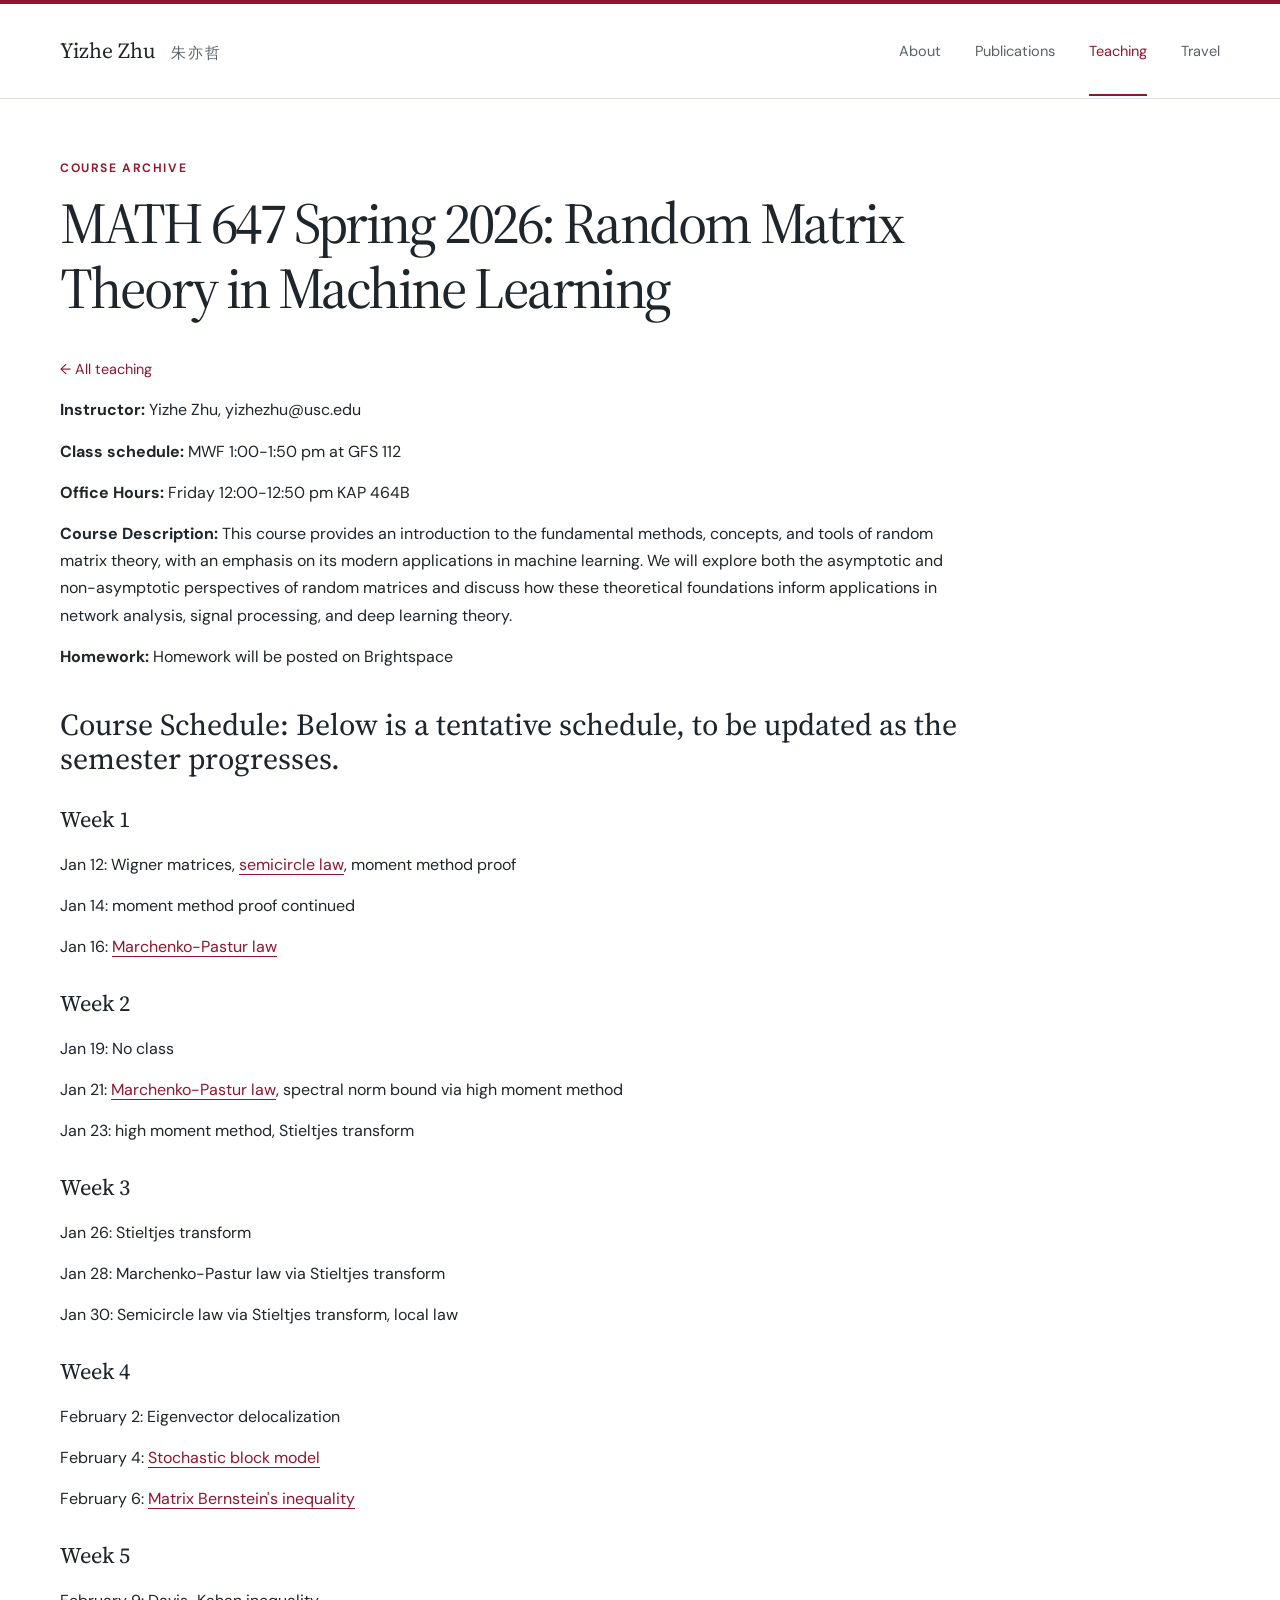
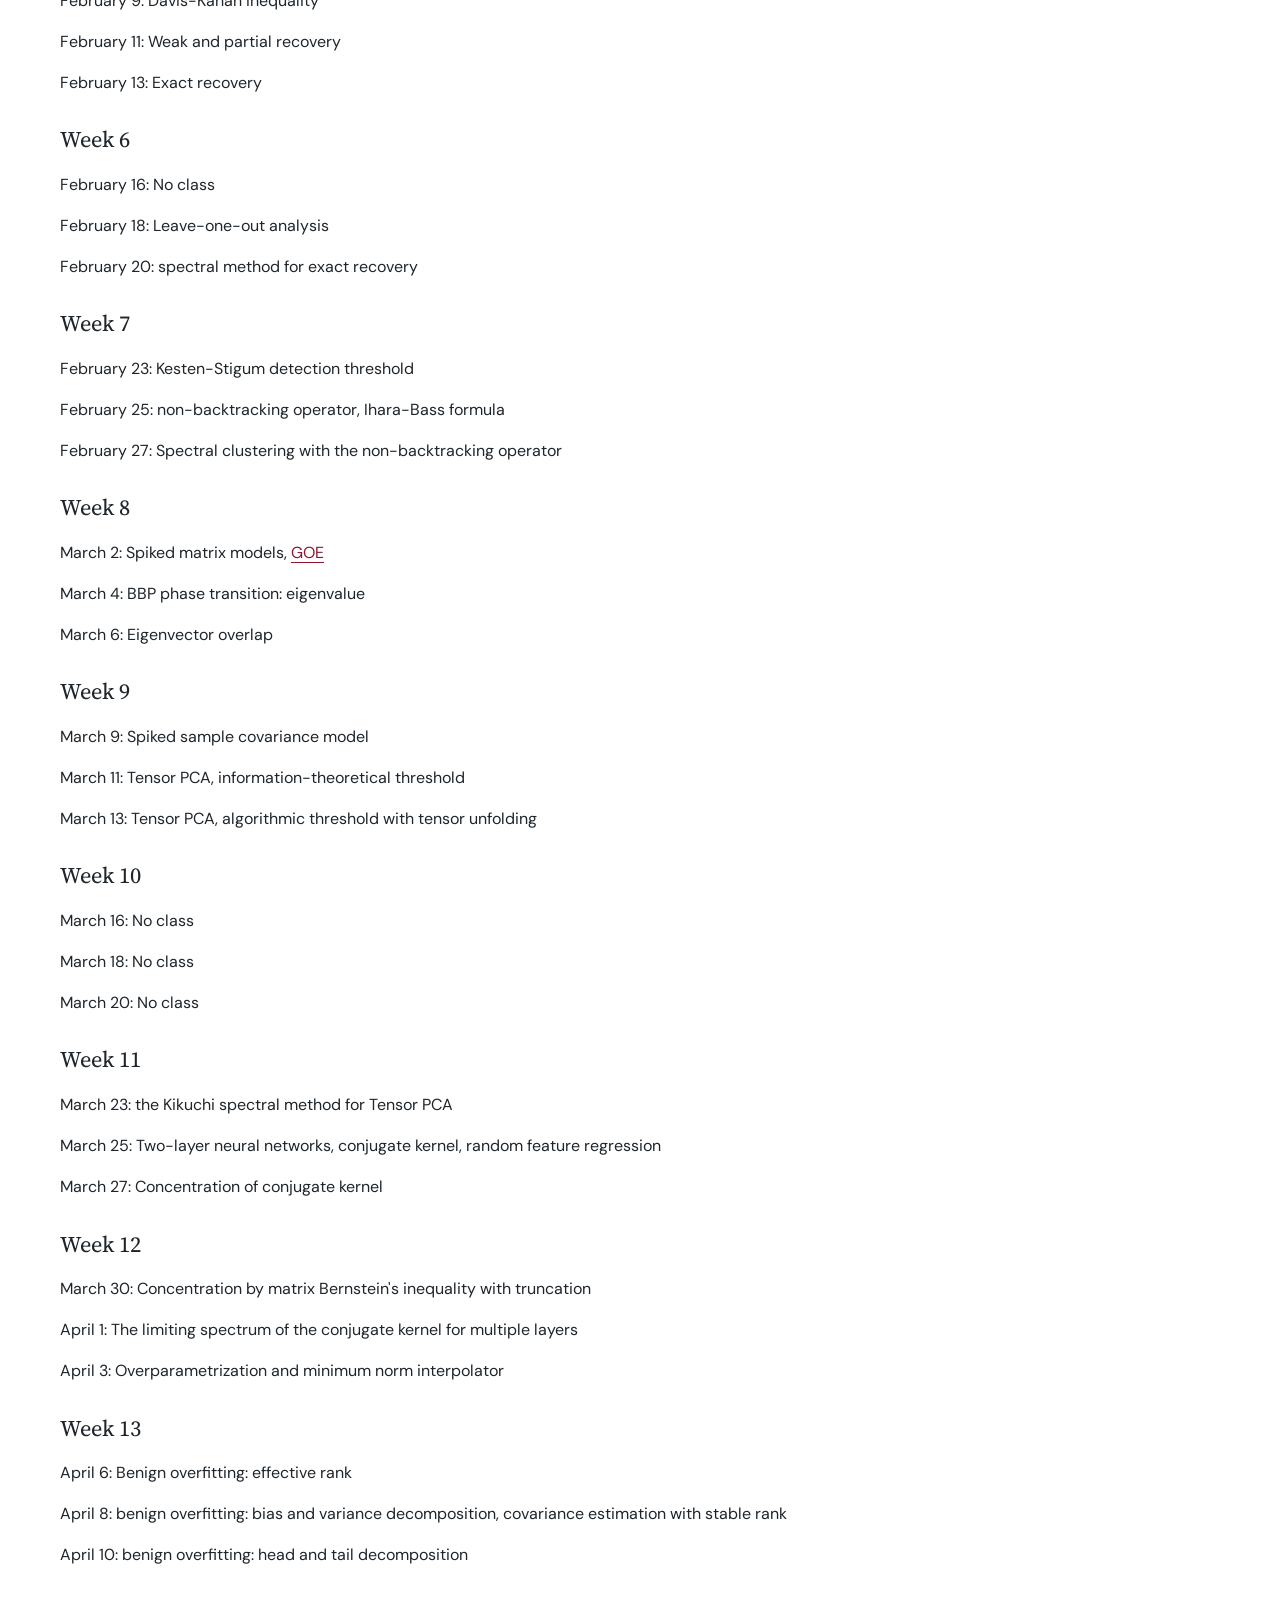
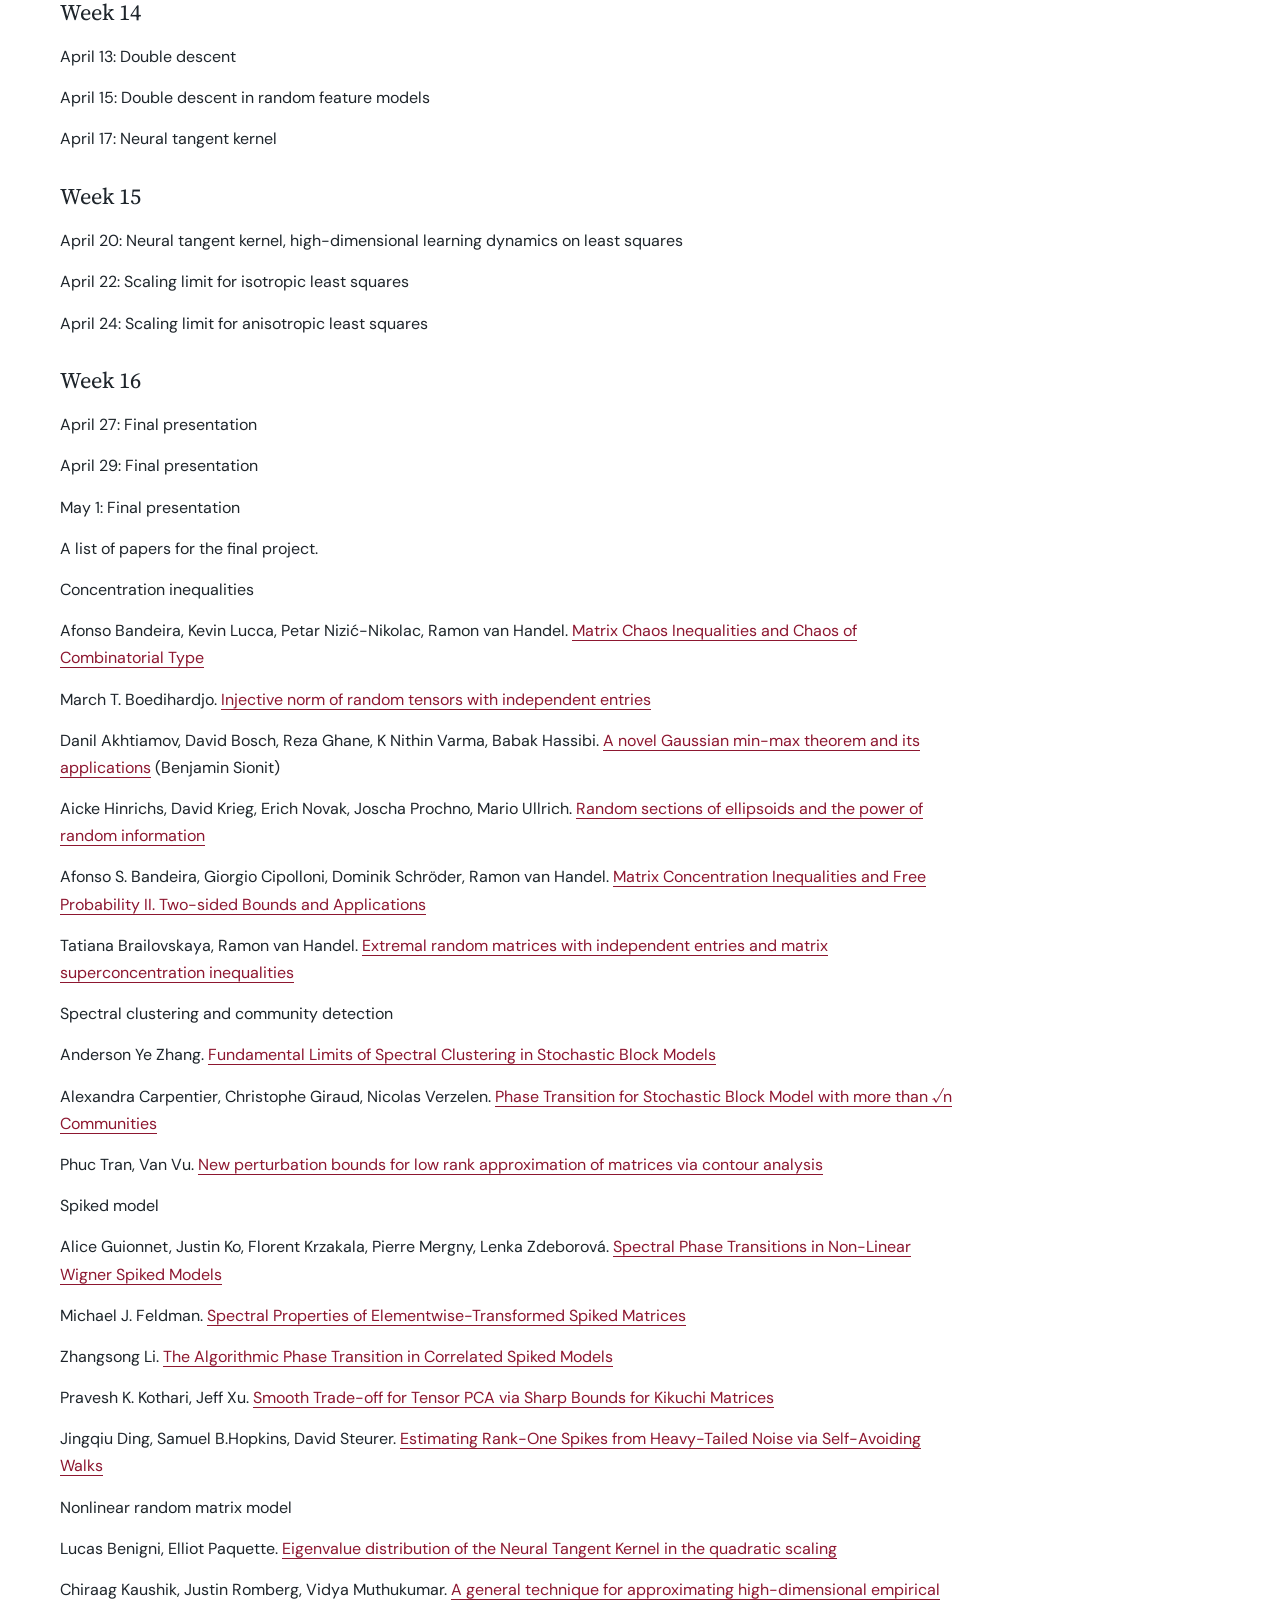
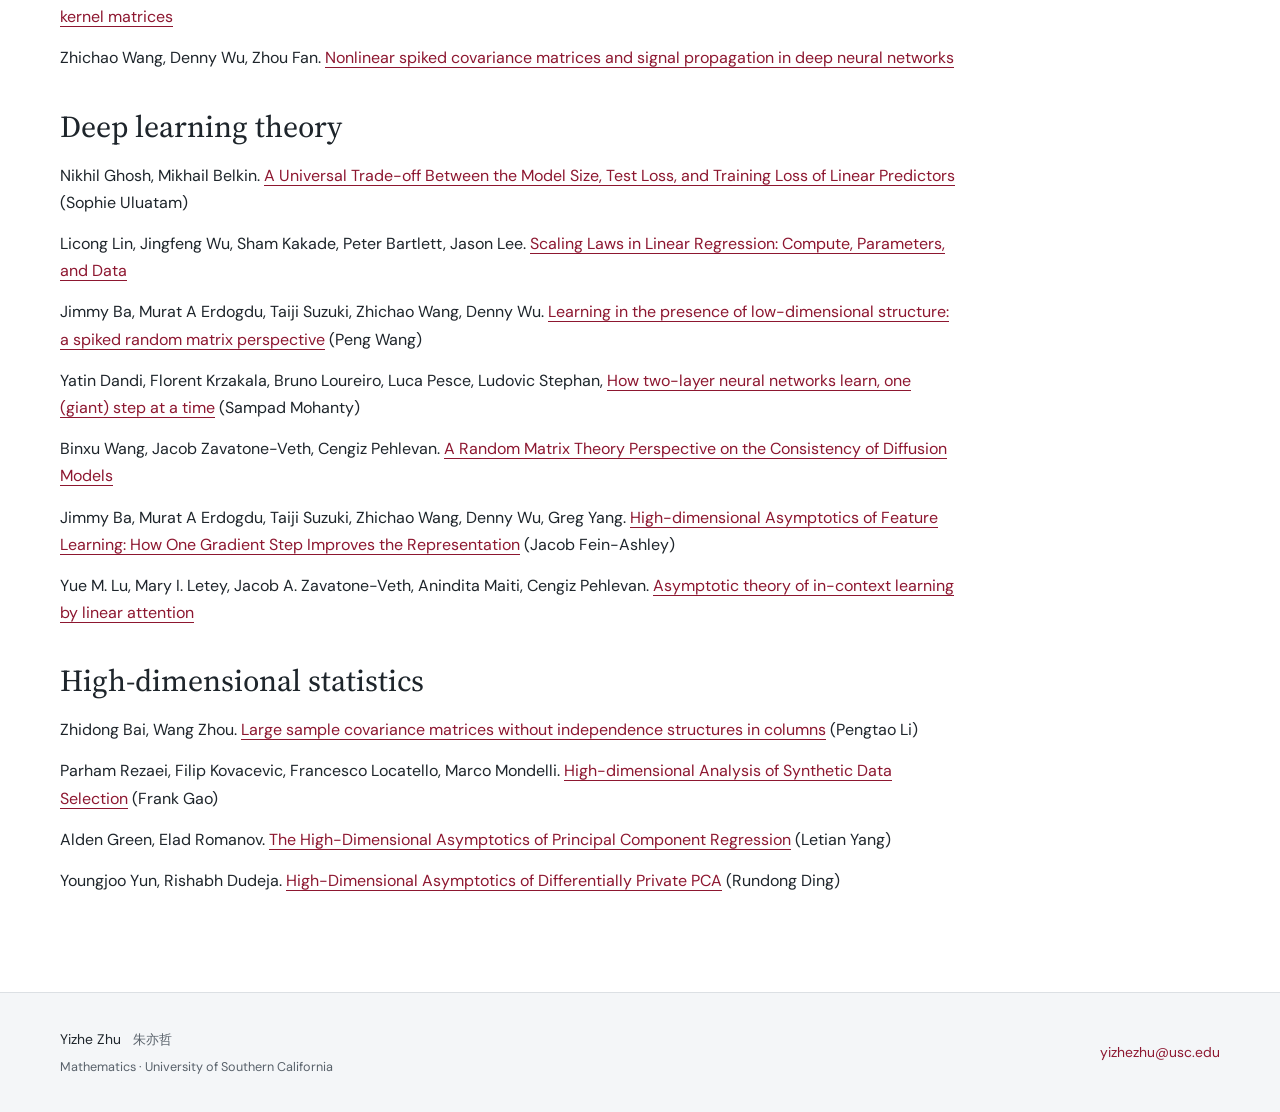
<file: math-647-spring-2026.html>
<!doctype html>
<html lang="en">
<head>
  <meta charset="utf-8">
  <meta name="viewport" content="width=device-width, initial-scale=1">
  <meta name="description" content="MATH 647 Spring 2026: Random Matrix Theory in Machine Learning — Yizhe Zhu, University of Southern California.">
  <title>MATH 647 Spring 2026: Random Matrix Theory in Machine Learning · Yizhe Zhu</title>
  <link rel="icon" type="image/svg+xml" href="data:image/svg+xml,%3Csvg xmlns='http://www.w3.org/2000/svg' viewBox='0 0 40 40'%3E%3Crect width='40' height='40' rx='8' fill='%238d1730'/%3E%3Ctext x='20' y='28' text-anchor='middle' font-family='Georgia' font-size='25' fill='white'%3EZ%3C/text%3E%3C/svg%3E">
  <link rel="stylesheet" href="style.css">
</head>
<body><a class="skip-link" href="#main">Skip to content</a><header class="site-header"><div class="shell header-inner">
    <a class="wordmark" href="index.html">Yizhe Zhu <span lang="zh">朱亦哲</span></a>
    <nav aria-label="Main navigation"><a href="index.html">About</a><a href="publications.html">Publications</a><a href="teaching.html" aria-current="page">Teaching</a><a href="travel.html">Travel</a></nav>
  </div></header><main id="main" class="shell"><div class="page-heading"><p class="eyebrow">Course archive</p><h1>MATH 647 Spring 2026: Random Matrix Theory in Machine Learning</h1></div><a class="back-link" href="teaching.html">← All teaching</a><div class="page-content course-content"><p><strong>Instructor:</strong> Yizhe Zhu, yizhezhu@usc.edu</p><p><strong>Class schedule:</strong> MWF 1:00-1:50 pm at GFS 112</p><p><strong>Office Hours:</strong> Friday 12:00-12:50 pm KAP 464B</p><p><strong>Course Description:</strong> This course provides an introduction to the fundamental methods, concepts, and tools of random matrix theory, with an emphasis on its modern applications in machine learning. We will explore both the asymptotic and non-asymptotic perspectives of random matrices and discuss how these theoretical foundations inform applications in network analysis, signal processing, and deep learning theory.</p><p><strong>Homework:</strong> Homework will be posted on Brightspace</p><h2>Course Schedule: Below is a tentative schedule, to be updated as the semester progresses.</h2><h3>Week 1</h3><p>Jan 12: Wigner matrices, <a href="https://en.wikipedia.org/wiki/Wigner_semicircle_distribution">semicircle law</a>, moment method proof</p><p>Jan 14: moment method proof continued</p><p>Jan 16: <a href="https://en.wikipedia.org/wiki/Marchenko%E2%80%93Pastur_distribution">Marchenko-Pastur law</a></p><h3>Week 2</h3><p>Jan 19: No class</p><p>Jan 21: <a href="https://en.wikipedia.org/wiki/Marchenko%E2%80%93Pastur_distribution">Marchenko-Pastur law</a>, spectral norm bound via high moment method</p><p>Jan 23: high moment method, Stieltjes transform</p><h3>Week 3</h3><p>Jan 26: Stieltjes transform</p><p>Jan 28: Marchenko-Pastur law via Stieltjes transform</p><p>Jan 30: Semicircle law via Stieltjes transform, local law</p><h3>Week 4</h3><p>February 2: Eigenvector delocalization</p><p>February 4: <a href="https://en.wikipedia.org/wiki/Stochastic_block_model">Stochastic block model</a></p><p>February 6: <a href="https://en.wikipedia.org/wiki/Matrix_Chernoff_bound">Matrix Bernstein&#x27;s inequality</a></p><h3>Week 5</h3><p>February 9: Davis-Kahan inequality</p><p>February 11: Weak and partial recovery</p><p>February 13: Exact recovery</p><h3>Week 6</h3><p>February 16: No class</p><p>February 18: Leave-one-out analysis</p><p>February 20: spectral method for exact recovery</p><h3>Week 7</h3><p>February 23: Kesten-Stigum detection threshold</p><p>February 25: non-backtracking operator, Ihara-Bass formula</p><p>February 27: Spectral clustering with the non-backtracking operator</p><h3>Week 8</h3><p>March 2: Spiked matrix models, <a href="https://en.wikipedia.org/wiki/Gaussian_ensemble">GOE</a></p><p>March 4: BBP phase transition: eigenvalue</p><p>March 6: Eigenvector overlap</p><h3>Week 9</h3><p>March 9: Spiked sample covariance model</p><p>March 11: Tensor PCA, information-theoretical threshold</p><p>March 13: Tensor PCA, algorithmic threshold with tensor unfolding</p><h3>Week 10</h3><p>March 16: No class</p><p>March 18: No class</p><p>March 20: No class</p><h3>Week 11</h3><p>March 23: the Kikuchi spectral method for Tensor PCA</p><p>March 25: Two-layer neural networks, conjugate kernel, random feature regression</p><p>March 27: Concentration of conjugate kernel</p><h3>Week 12</h3><p>March 30: Concentration by matrix Bernstein&#x27;s inequality with truncation</p><p>April 1: The limiting spectrum of the conjugate kernel for multiple layers</p><p>April 3: Overparametrization and minimum norm interpolator</p><h3>Week 13</h3><p>April 6: Benign overfitting: effective rank</p><p>April 8: benign overfitting: bias and variance decomposition, covariance estimation with stable rank</p><p>April 10: benign overfitting: head and tail decomposition</p><h3>Week 14</h3><p>April 13: Double descent</p><p>April 15: Double descent in random feature models</p><p>April 17: Neural tangent kernel</p><h3>Week 15</h3><p>April 20: Neural tangent kernel, high-dimensional learning dynamics on least squares</p><p>April 22: Scaling limit for isotropic least squares</p><p>April 24: Scaling limit for anisotropic least squares</p><h3>Week 16</h3><p>April 27: Final presentation</p><p>April 29: Final presentation</p><p>May 1: Final presentation</p><p>A list of papers for the final project.</p><p>Concentration inequalities</p><p>Afonso Bandeira, Kevin Lucca, Petar Nizić-Nikolac, Ramon van Handel. <a href="https://arxiv.org/abs/2412.18468">Matrix Chaos Inequalities and Chaos of Combinatorial Type</a></p><p>March T. Boedihardjo. <a href="https://arxiv.org/abs/2412.21193">Injective norm of random tensors with independent entries</a></p><p>Danil Akhtiamov, David Bosch, Reza Ghane, K Nithin Varma, Babak Hassibi. <a href="https://arxiv.org/abs/2402.07356">A novel Gaussian min-max theorem and its applications</a> (Benjamin Sionit)</p><p>Aicke Hinrichs, David Krieg, Erich Novak, Joscha Prochno, Mario Ullrich. <a href="https://arxiv.org/abs/1901.06639">Random sections of ellipsoids and the power of random information</a></p><p>Afonso S. Bandeira, Giorgio Cipolloni, Dominik Schröder, Ramon van Handel. <a href="https://arxiv.org/abs/2406.11453">Matrix Concentration Inequalities and Free Probability II. Two-sided Bounds and Applications</a></p><p>Tatiana Brailovskaya, Ramon van Handel. <a href="https://arxiv.org/abs/2401.06284">Extremal random matrices with independent entries and matrix superconcentration inequalities</a></p><p>Spectral clustering and community detection</p><p>Anderson Ye Zhang. <a href="https://arxiv.org/abs/2301.09289">Fundamental Limits of Spectral Clustering in Stochastic Block Models</a></p><p>Alexandra Carpentier, Christophe Giraud, Nicolas Verzelen. <a href="https://arxiv.org/abs/2509.15822">Phase Transition for Stochastic Block Model with more than <span class="math">√n</span> Communities</a></p><p>Phuc Tran, Van Vu. <a href="https://arxiv.org/abs/2511.08875">New perturbation bounds for low rank approximation of matrices via contour analysis</a></p><p>Spiked model</p><p>Alice Guionnet, Justin Ko, Florent Krzakala, Pierre Mergny, Lenka Zdeborová. <a href="https://arxiv.org/abs/2310.14055">Spectral Phase Transitions in Non-Linear Wigner Spiked Models</a></p><p>Michael J. Feldman. <a href="https://arxiv.org/abs/2311.02040">Spectral Properties of Elementwise-Transformed Spiked Matrices</a></p><p>Zhangsong Li. <a href="https://arxiv.org/abs/2511.06040">The Algorithmic Phase Transition in Correlated Spiked Models</a></p><p>Pravesh K. Kothari, Jeff Xu. <a href="https://arxiv.org/abs/2510.03061">Smooth Trade-off for Tensor PCA via Sharp Bounds for Kikuchi Matrices</a></p><p>Jingqiu Ding, Samuel B.Hopkins, David Steurer. <a href="https://arxiv.org/abs/2008.13735">Estimating Rank-One Spikes from Heavy-Tailed Noise via Self-Avoiding Walks</a></p><p>Nonlinear random matrix model</p><p>Lucas Benigni, Elliot Paquette. <a href="https://arxiv.org/abs/2508.20036">Eigenvalue distribution of the Neural Tangent Kernel in the quadratic scaling</a></p><p>Chiraag Kaushik, Justin Romberg, Vidya Muthukumar. <a href="https://arxiv.org/abs/2511.03892">A general technique for approximating high-dimensional empirical kernel matrices</a></p><p>Zhichao Wang, Denny Wu, Zhou Fan. <a href="https://proceedings.mlr.press/v247/wang24b.html">Nonlinear spiked covariance matrices and signal propagation in deep neural networks</a></p><h2>Deep learning theory</h2><p>Nikhil Ghosh, Mikhail Belkin. <a href="https://arxiv.org/abs/2207.11621">A Universal Trade-off Between the Model Size, Test Loss, and Training Loss of Linear Predictors</a> (Sophie Uluatam)</p><p>Licong Lin, Jingfeng Wu, Sham Kakade, Peter Bartlett, Jason Lee. <a href="https://arxiv.org/abs/2406.08466">Scaling Laws in Linear Regression: Compute, Parameters, and Data</a></p><p>Jimmy Ba, Murat A Erdogdu, Taiji Suzuki, Zhichao Wang, Denny Wu. <a href="https://proceedings.neurips.cc/paper_files/paper/2023/file/38a1671ab0747b6ffe4d1c6ef117a3a9-Paper-Conference.pdf">Learning in the presence of low-dimensional structure: a spiked random matrix perspective</a> (Peng Wang)</p><p>Yatin Dandi, Florent Krzakala, Bruno Loureiro, Luca Pesce, Ludovic Stephan, <a href="https://arxiv.org/abs/2305.18270">How two-layer neural networks learn, one (giant) step at a time</a> (Sampad Mohanty)</p><p>Binxu Wang, Jacob Zavatone-Veth, Cengiz Pehlevan. <a href="https://arxiv.org/abs/2602.02908">A Random Matrix Theory Perspective on the Consistency of Diffusion Models</a></p><p>Jimmy Ba, Murat A Erdogdu, Taiji Suzuki, Zhichao Wang, Denny Wu, Greg Yang. <a href="https://proceedings.neurips.cc/paper_files/paper/2022/file/f7e7fabd73b3df96c54a320862afcb78-Paper-Conference.pdf">High-dimensional Asymptotics of Feature Learning: How One Gradient Step Improves the Representation</a> (Jacob Fein-Ashley)</p><p>Yue M. Lu, Mary I. Letey, Jacob A. Zavatone-Veth, Anindita Maiti, Cengiz Pehlevan. <a href="https://arxiv.org/abs/2405.11751">Asymptotic theory of in-context learning by linear attention</a></p><h2>High-dimensional statistics</h2><p>Zhidong Bai, Wang Zhou. <a href="https://www3.stat.sinica.edu.tw/statistica/j18n2/j18n22/j18n22.html">Large sample covariance matrices without independence structures in columns</a> (Pengtao Li)</p><p>Parham Rezaei, Filip Kovacevic, Francesco Locatello, Marco Mondelli. <a href="https://arxiv.org/abs/2510.08123">High-dimensional Analysis of Synthetic Data Selection</a> (Frank Gao)</p><p>Alden Green, Elad Romanov. <a href="https://arxiv.org/abs/2405.11676">The High-Dimensional Asymptotics of Principal Component Regression</a> (Letian Yang)</p><p>Youngjoo Yun, Rishabh Dudeja. <a href="https://arxiv.org/abs/2511.07270">High-Dimensional Asymptotics of Differentially Private PCA</a> (Rundong Ding)</p></div></main><footer class="site-footer"><div class="shell footer-inner"><p>Yizhe Zhu <span lang="zh">朱亦哲</span><span class="footer-affiliation">Mathematics · University of Southern California</span></p><a href="mailto:yizhezhu@usc.edu">yizhezhu@usc.edu</a></div></footer></body></html>
</file>
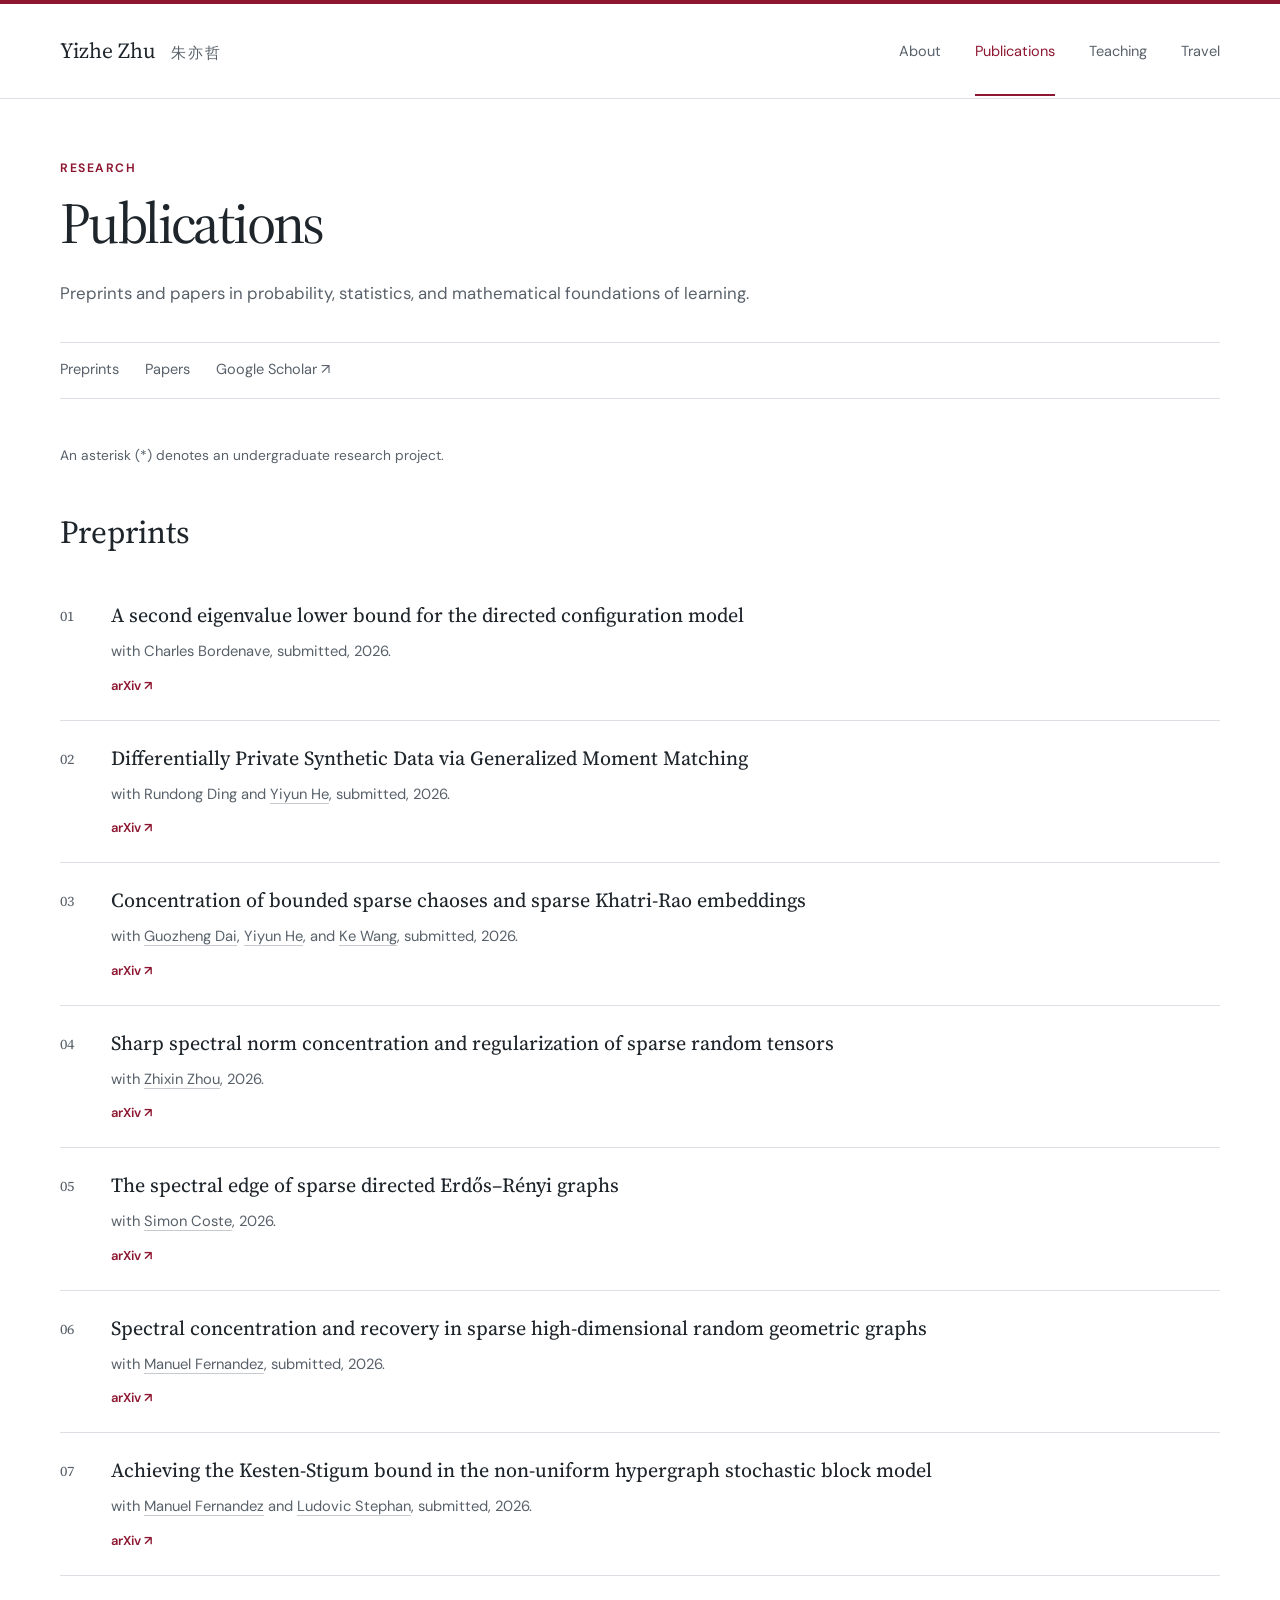
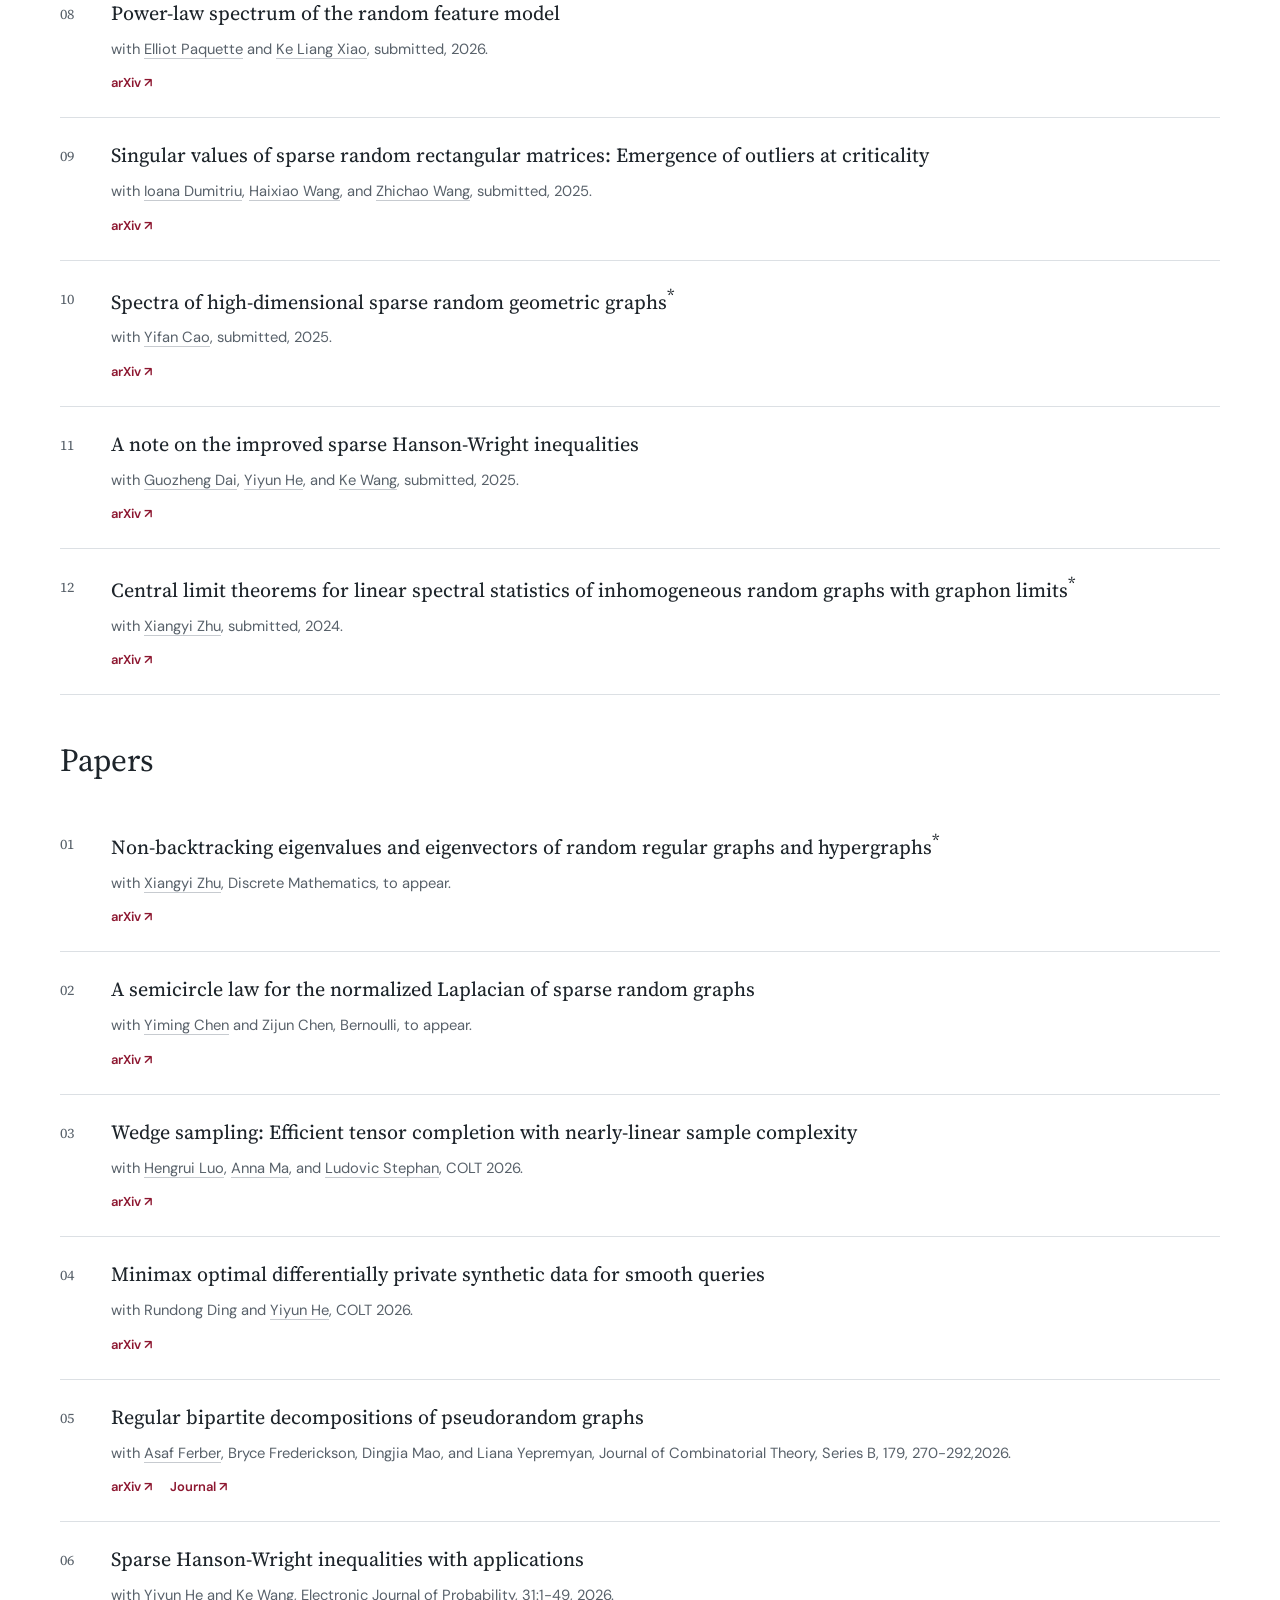
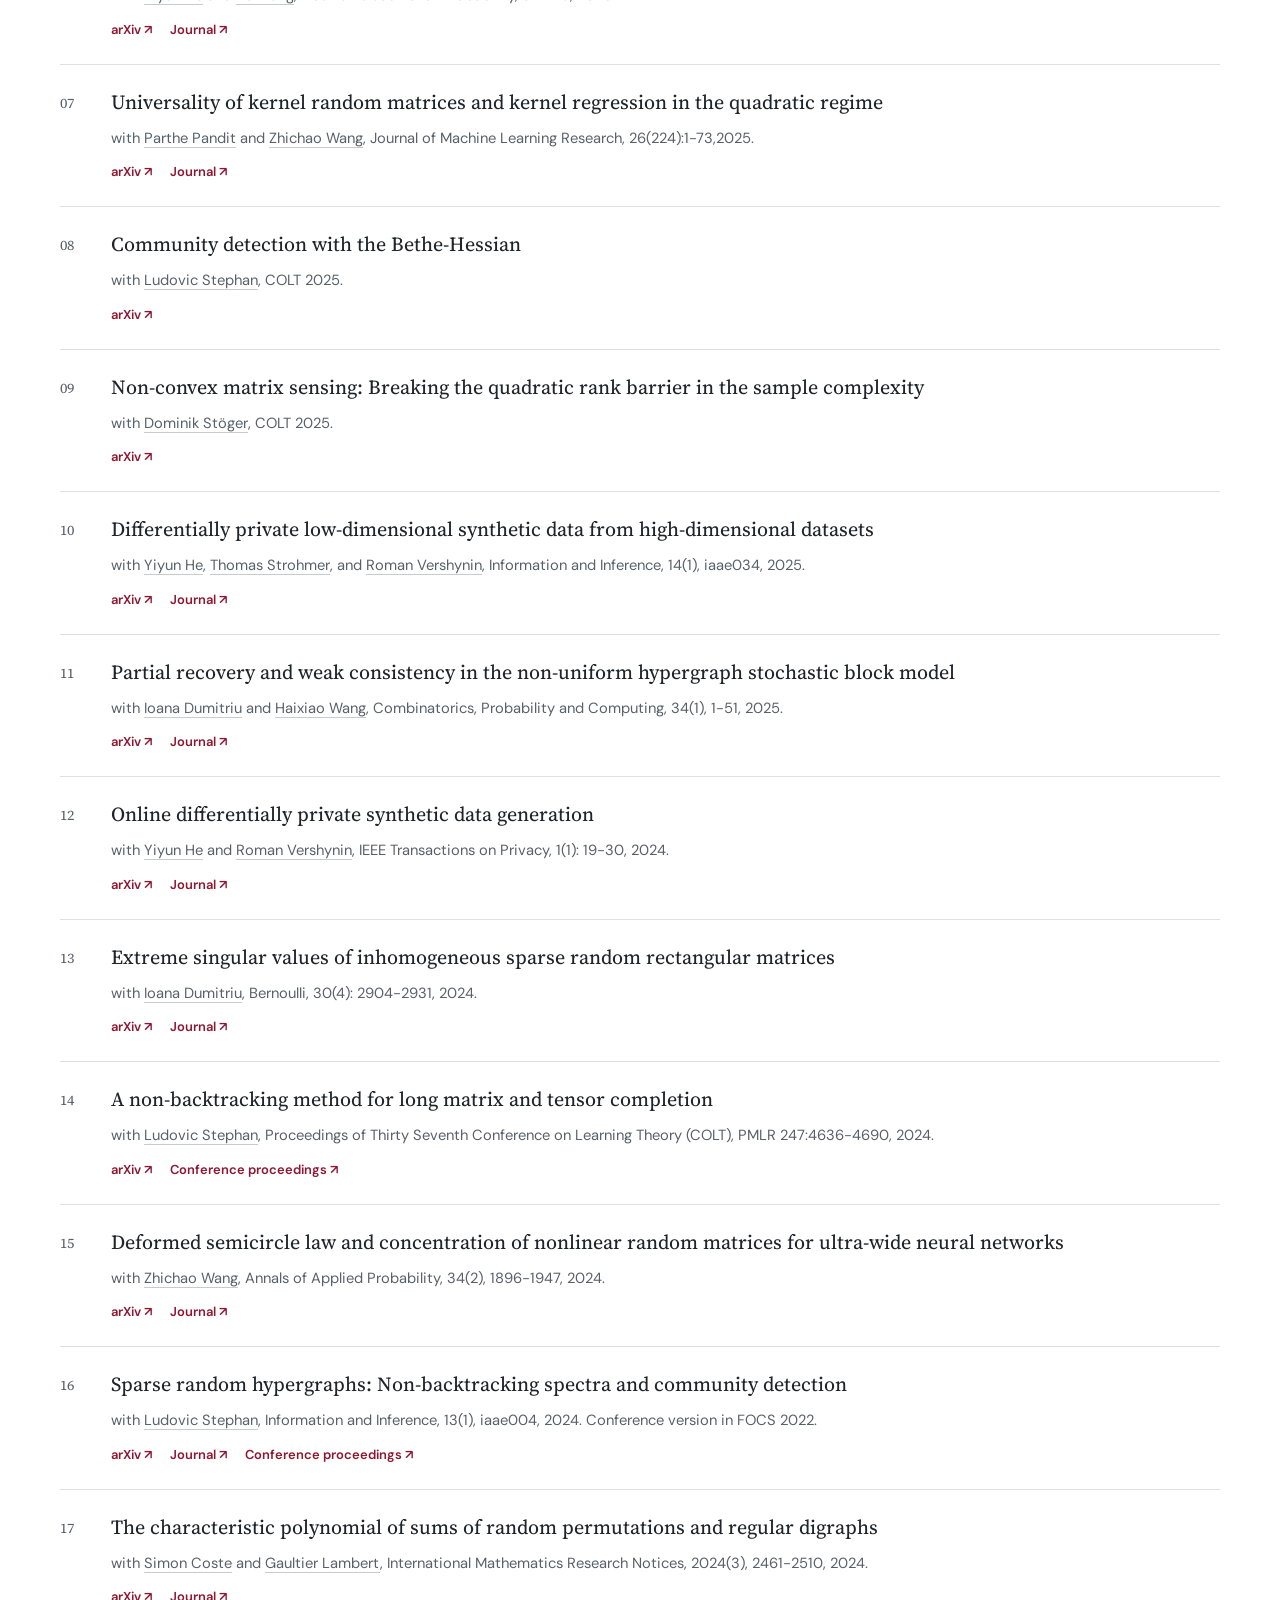
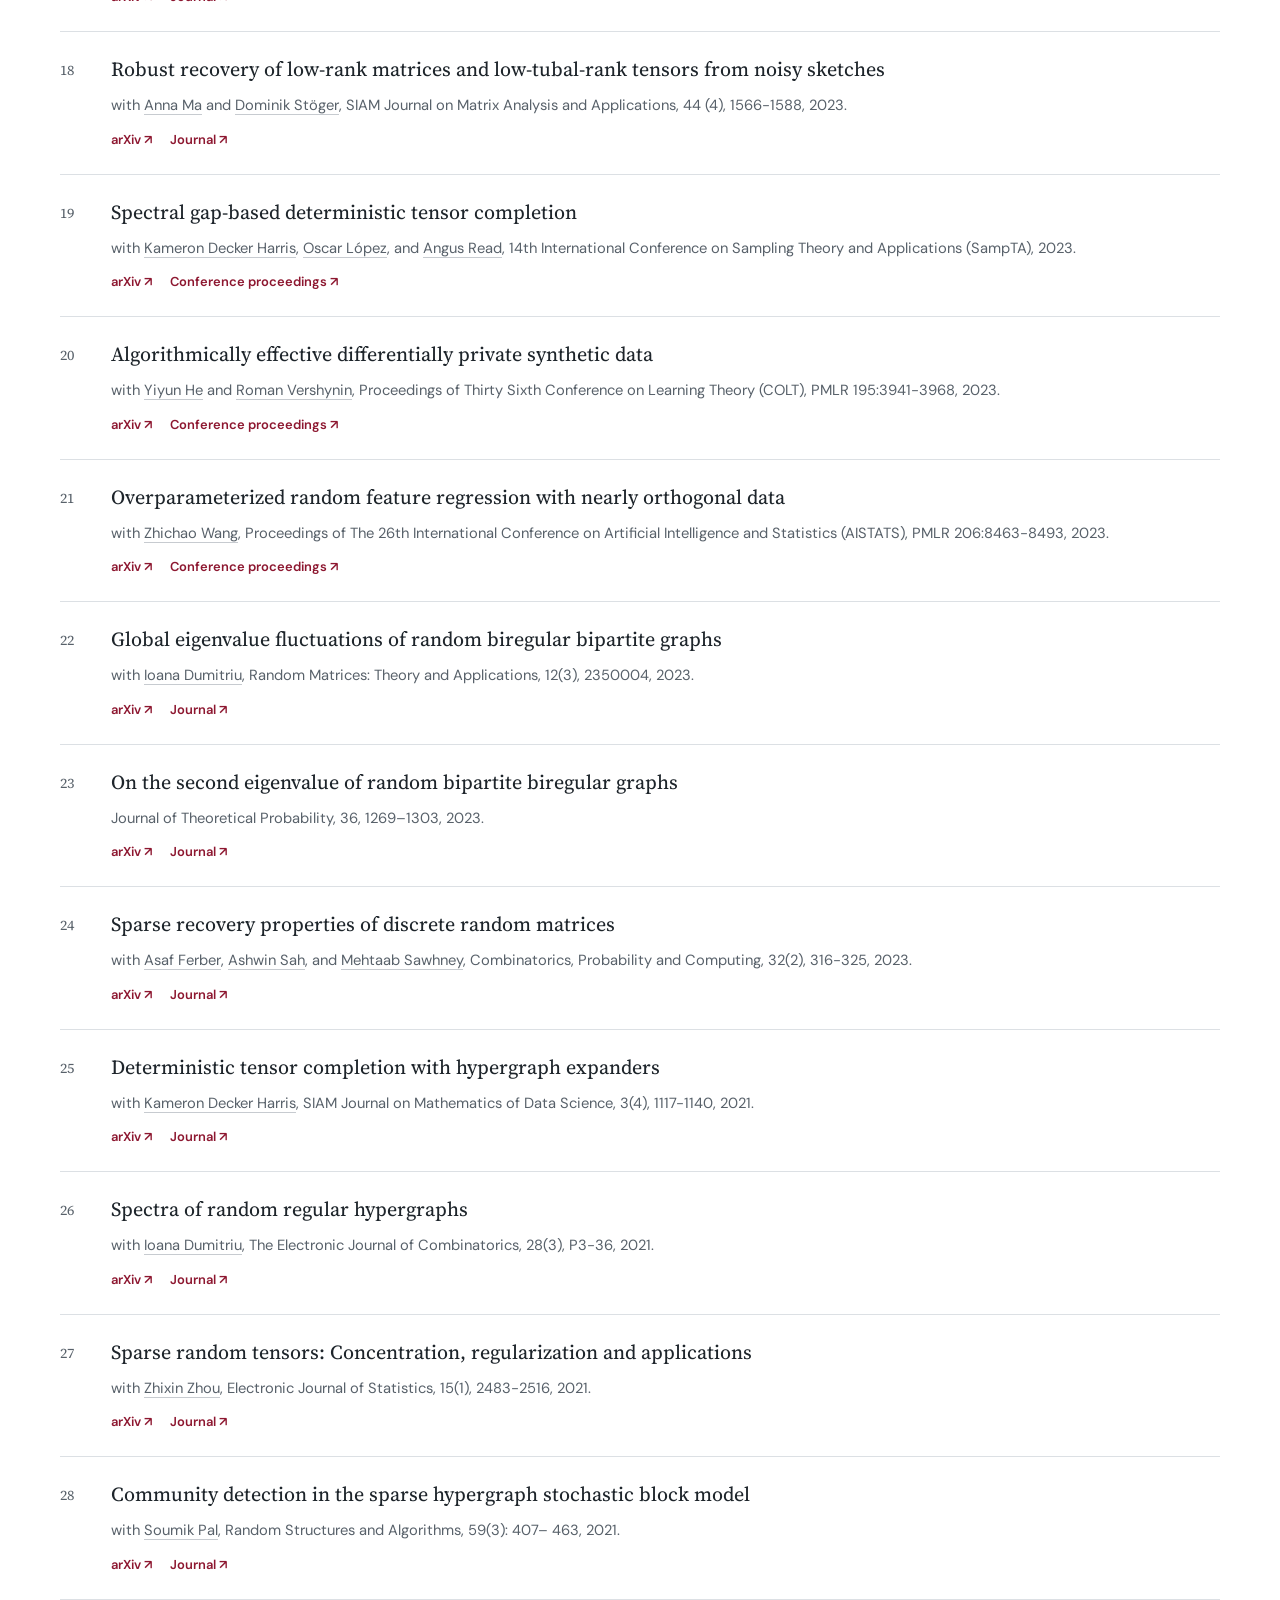
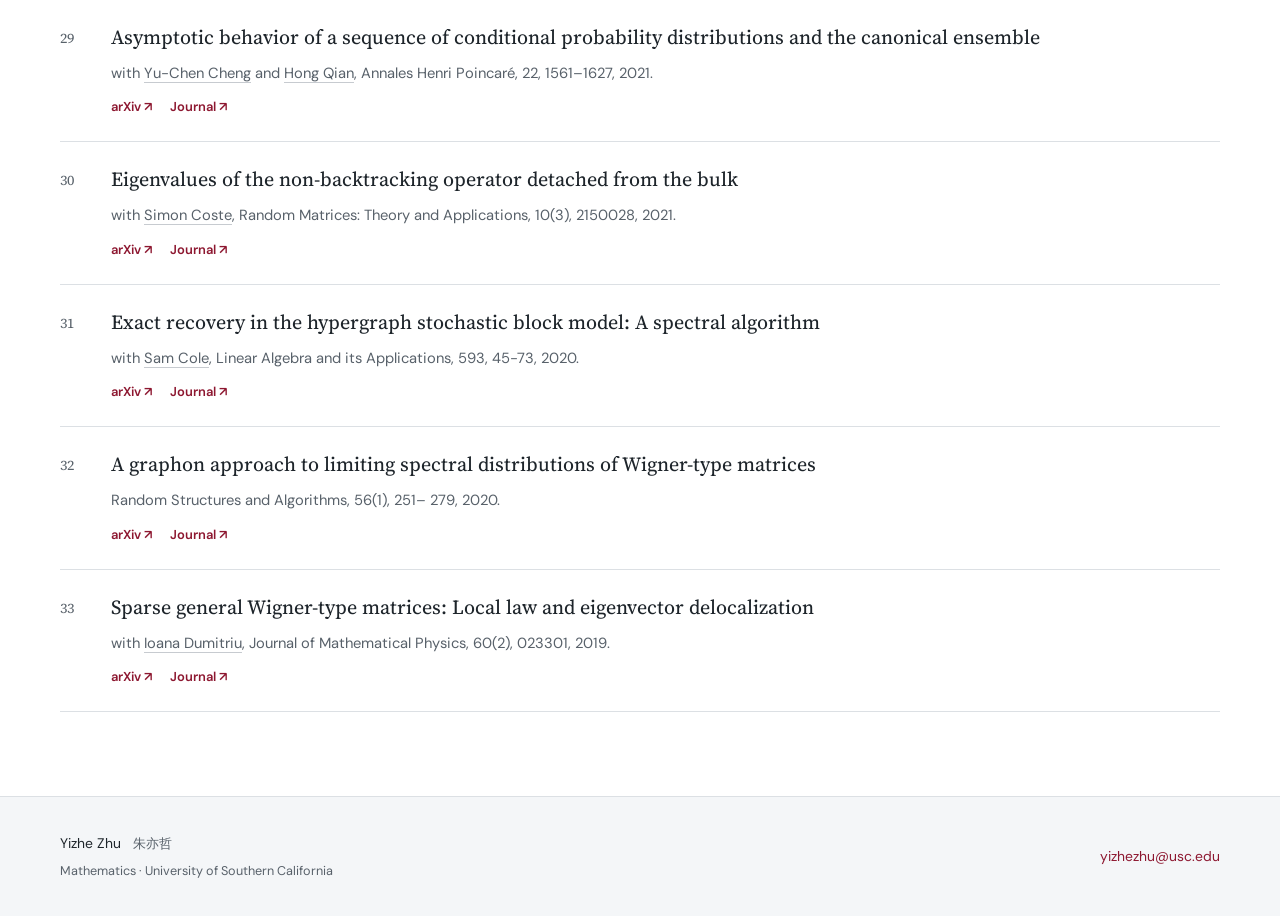
<file: publications.html>
<!doctype html>
<html lang="en">
<head>
  <meta charset="utf-8">
  <meta name="viewport" content="width=device-width, initial-scale=1">
  <meta name="description" content="Preprints and published papers by Yizhe Zhu, with coauthors and links to arXiv and journals.">
  <title>Publications · Yizhe Zhu</title>
  <link rel="icon" type="image/svg+xml" href="data:image/svg+xml,%3Csvg xmlns='http://www.w3.org/2000/svg' viewBox='0 0 40 40'%3E%3Crect width='40' height='40' rx='8' fill='%238d1730'/%3E%3Ctext x='20' y='28' text-anchor='middle' font-family='Georgia' font-size='25' fill='white'%3EZ%3C/text%3E%3C/svg%3E">
  <link rel="stylesheet" href="style.css">
</head>
<body><a class="skip-link" href="#main">Skip to content</a><header class="site-header"><div class="shell header-inner">
    <a class="wordmark" href="index.html">Yizhe Zhu <span lang="zh">朱亦哲</span></a>
    <nav aria-label="Main navigation"><a href="index.html">About</a><a href="publications.html" aria-current="page">Publications</a><a href="teaching.html">Teaching</a><a href="travel.html">Travel</a></nav>
  </div></header><main id="main" class="shell"><div class="page-heading"><p class="eyebrow">Research</p><h1>Publications</h1><p class="lead">Preprints and papers in probability, statistics, and mathematical foundations of learning.</p></div><nav class="section-nav" aria-label="Publication sections"><a href="#preprints">Preprints</a><a href="#papers">Papers</a><a href="https://scholar.google.com/citations?hl=en&amp;user=V6KnOYUAAAAJ&amp;view_op=list_works">Google Scholar ↗</a></nav><div class="page-content"><p class="note">An asterisk (*) denotes an undergraduate research project.</p><section aria-labelledby="preprints"><h2 class="list-heading" id="preprints">Preprints</h2><ol class="publication-list"><li class="publication"><div><h3 class="paper-title"><a href="https://arxiv.org/abs/2611.07104">A second eigenvalue lower bound for the directed configuration model</a></h3><p class="paper-details">with Charles Bordenave, submitted, 2026.</p><div class="paper-resources"><a href="https://arxiv.org/abs/2611.07104">arXiv <span aria-hidden="true">↗</span></a></div></div></li><li class="publication"><div><h3 class="paper-title"><a href="https://arxiv.org/abs/2610.30196">Differentially Private Synthetic Data via Generalized Moment Matching</a></h3><p class="paper-details">with Rundong Ding and <a href="https://sites.google.com/ucsd.edu/yiyunhe/index">Yiyun He</a>, submitted, 2026.</p><div class="paper-resources"><a href="https://arxiv.org/abs/2610.30196">arXiv <span aria-hidden="true">↗</span></a></div></div></li><li class="publication"><div><h3 class="paper-title"><a href="https://arxiv.org/abs/2609.28875">Concentration of bounded sparse chaoses and sparse Khatri-Rao embeddings</a></h3><p class="paper-details">with <a href="https://www.researchgate.net/profile/Guozheng-Dai-3">Guozheng Dai</a>, <a href="https://sites.google.com/ucsd.edu/yiyunhe/index">Yiyun He</a>, and <a href="https://www.math.hkust.edu.hk/~kewang/">Ke Wang</a>, submitted, 2026.</p><div class="paper-resources"><a href="https://arxiv.org/abs/2609.28875">arXiv <span aria-hidden="true">↗</span></a></div></div></li><li class="publication"><div><h3 class="paper-title"><a href="https://arxiv.org/abs/2609.20520">Sharp spectral norm concentration and regularization of sparse random tensors</a></h3><p class="paper-details">with <a href="https://sites.google.com/view/zhixinzhou">Zhixin Zhou</a>, 2026.</p><div class="paper-resources"><a href="https://arxiv.org/abs/2609.20520">arXiv <span aria-hidden="true">↗</span></a></div></div></li><li class="publication"><div><h3 class="paper-title"><a href="https://arxiv.org/abs/2609.18369">The spectral edge of sparse directed Erdős–Rényi graphs</a></h3><p class="paper-details">with <a href="https://scoste.fr/">Simon Coste</a>, 2026.</p><div class="paper-resources"><a href="https://arxiv.org/abs/2609.18369">arXiv <span aria-hidden="true">↗</span></a></div></div></li><li class="publication"><div><h3 class="paper-title"><a href="https://arxiv.org/abs/2607.14304">Spectral concentration and recovery in sparse high-dimensional random geometric graphs</a></h3><p class="paper-details">with <a href="https://sites.google.com/view/manuelfernandezv/home">Manuel Fernandez</a>, submitted, 2026.</p><div class="paper-resources"><a href="https://arxiv.org/abs/2607.14304">arXiv <span aria-hidden="true">↗</span></a></div></div></li><li class="publication"><div><h3 class="paper-title"><a href="https://arxiv.org/abs/2604.20907">Achieving the Kesten-Stigum bound in the non-uniform hypergraph stochastic block model</a></h3><p class="paper-details">with <a href="https://sites.google.com/view/manuelfernandezv/home">Manuel Fernandez</a> and <a href="https://www.lstephan.fr/">Ludovic Stephan</a>, submitted, 2026.</p><div class="paper-resources"><a href="https://arxiv.org/abs/2604.20907">arXiv <span aria-hidden="true">↗</span></a></div></div></li><li class="publication"><div><h3 class="paper-title"><a href="https://arxiv.org/abs/2603.14578">Power-law spectrum of the random feature model</a></h3><p class="paper-details">with <a href="https://elliotpaquette.github.io/">Elliot Paquette</a> and <a href="https://openreview.net/profile?id=%7EKe_Liang_Xiao1">Ke Liang Xiao</a>, submitted, 2026.</p><div class="paper-resources"><a href="https://arxiv.org/abs/2603.14578">arXiv <span aria-hidden="true">↗</span></a></div></div></li><li class="publication"><div><h3 class="paper-title"><a href="https://arxiv.org/abs/2508.01456">Singular values of sparse random rectangular matrices: Emergence of outliers at criticality</a></h3><p class="paper-details">with <a href="https://math.ucsd.edu/people/profiles/ioana-dumitriu/">Ioana Dumitriu</a>, <a href="https://haixiaowang.github.io/">Haixiao Wang</a>, and <a href="https://mathweb.ucsd.edu/~zhw036/">Zhichao Wang</a>, submitted, 2025.</p><div class="paper-resources"><a href="https://arxiv.org/abs/2508.01456">arXiv <span aria-hidden="true">↗</span></a></div></div></li><li class="publication"><div><h3 class="paper-title"><a href="https://arxiv.org/abs/2507.06556">Spectra of high-dimensional sparse random geometric graphs</a><sup aria-label="Undergraduate research project">*</sup></h3><p class="paper-details">with <a href="https://www.linkedin.com/in/wendy-yifan-cao/">Yifan Cao</a>, submitted, 2025.</p><div class="paper-resources"><a href="https://arxiv.org/abs/2507.06556">arXiv <span aria-hidden="true">↗</span></a></div></div></li><li class="publication"><div><h3 class="paper-title"><a href="https://arxiv.org/abs/2505.20799">A note on the improved sparse Hanson-Wright inequalities</a></h3><p class="paper-details">with <a href="https://www.researchgate.net/profile/Guozheng-Dai-3">Guozheng Dai</a>, <a href="https://sites.google.com/ucsd.edu/yiyunhe/index">Yiyun He</a>, and <a href="https://www.math.hkust.edu.hk/~kewang/">Ke Wang</a>, submitted, 2025.</p><div class="paper-resources"><a href="https://arxiv.org/abs/2505.20799">arXiv <span aria-hidden="true">↗</span></a></div></div></li><li class="publication"><div><h3 class="paper-title"><a href="https://arxiv.org/abs/2412.19352">Central limit theorems for linear spectral statistics of inhomogeneous random graphs with graphon limits</a><sup aria-label="Undergraduate research project">*</sup></h3><p class="paper-details">with <a href="https://www.linkedin.com/in/xiangyi-zhu-602539239/">Xiangyi Zhu</a>, submitted, 2024.</p><div class="paper-resources"><a href="https://arxiv.org/abs/2412.19352">arXiv <span aria-hidden="true">↗</span></a></div></div></li></ol></section><section aria-labelledby="papers"><h2 class="list-heading" id="papers">Papers</h2><ol class="publication-list"><li class="publication"><div><h3 class="paper-title"><a href="https://arxiv.org/abs/2312.03300">Non-backtracking eigenvalues and eigenvectors of random regular graphs and hypergraphs</a><sup aria-label="Undergraduate research project">*</sup></h3><p class="paper-details">with <a href="https://www.linkedin.com/in/xiangyi-zhu-602539239/">Xiangyi Zhu</a>, Discrete Mathematics, to appear.</p><div class="paper-resources"><a href="https://arxiv.org/abs/2312.03300">arXiv <span aria-hidden="true">↗</span></a></div></div></li><li class="publication"><div><h3 class="paper-title"><a href="https://arxiv.org/abs/2512.20146">A semicircle law for the normalized Laplacian of sparse random graphs</a></h3><p class="paper-details">with <a href="http://english.math.pku.edu.cn/Faculty/Postdoc/CurrentPostdocs/214df5c8eb2644f29fc7078eb031bdaf.htm">Yiming Chen</a> and Zijun Chen, Bernoulli, to appear.</p><div class="paper-resources"><a href="https://arxiv.org/abs/2512.20146">arXiv <span aria-hidden="true">↗</span></a></div></div></li><li class="publication"><div><h3 class="paper-title"><a href="https://arxiv.org/abs/2602.05869">Wedge sampling: Efficient tensor completion with nearly-linear sample complexity</a></h3><p class="paper-details">with <a href="https://hrluo.github.io/HengruiLuo_Home.html">Hengrui Luo</a>, <a href="https://sites.google.com/view/annama">Anna Ma</a>, and <a href="https://www.lstephan.fr/">Ludovic Stephan</a>, COLT 2026.</p><div class="paper-resources"><a href="https://arxiv.org/abs/2602.05869">arXiv <span aria-hidden="true">↗</span></a></div></div></li><li class="publication"><div><h3 class="paper-title"><a href="https://arxiv.org/abs/2602.01607">Minimax optimal differentially private synthetic data for smooth queries</a></h3><p class="paper-details">with Rundong Ding and <a href="https://sites.google.com/ucsd.edu/yiyunhe/index">Yiyun He</a>, COLT 2026.</p><div class="paper-resources"><a href="https://arxiv.org/abs/2602.01607">arXiv <span aria-hidden="true">↗</span></a></div></div></li><li class="publication"><div><h3 class="paper-title"><a href="https://arxiv.org/abs/2410.12981">Regular bipartite decompositions of pseudorandom graphs</a></h3><p class="paper-details">with <a href="https://faculty.sites.uci.edu/asaff/">Asaf Ferber</a>, Bryce Frederickson, Dingjia Mao, and Liana Yepremyan, Journal of Combinatorial Theory, Series B, 179, 270-292,2026.</p><div class="paper-resources"><a href="https://arxiv.org/abs/2410.12981">arXiv <span aria-hidden="true">↗</span></a><a href="https://doi.org/10.1016/j.jctb.2026.04.004">Journal <span aria-hidden="true">↗</span></a></div></div></li><li class="publication"><div><h3 class="paper-title"><a href="https://arxiv.org/abs/2410.15652">Sparse Hanson-Wright inequalities with applications</a></h3><p class="paper-details">with <a href="https://scholar.google.com/citations?user=sxzaDWoAAAAJ&amp;hl=en">Yiyun He</a> and <a href="https://www.math.hkust.edu.hk/~kewang/">Ke Wang</a>, Electronic Journal of Probability, 31:1-49, 2026.</p><div class="paper-resources"><a href="https://arxiv.org/abs/2410.15652">arXiv <span aria-hidden="true">↗</span></a><a href="https://projecteuclid.org/journals/electronic-journal-of-probability/volume-31/issue-none/Sparse-Hanson-Wright-inequalities-with-applications/10.1214/26-EJP1493.full">Journal <span aria-hidden="true">↗</span></a></div></div></li><li class="publication"><div><h3 class="paper-title"><a href="https://arxiv.org/abs/2408.01062">Universality of kernel random matrices and kernel regression in the quadratic regime</a></h3><p class="paper-details">with <a href="https://parthe.github.io/">Parthe Pandit</a> and <a href="https://mathweb.ucsd.edu/~zhw036/">Zhichao Wang</a>, Journal of Machine Learning Research, 26(224):1-73,2025.</p><div class="paper-resources"><a href="https://arxiv.org/abs/2408.01062">arXiv <span aria-hidden="true">↗</span></a><a href="https://jmlr.org/papers/v26/24-1533.html">Journal <span aria-hidden="true">↗</span></a></div></div></li><li class="publication"><div><h3 class="paper-title"><a href="https://arxiv.org/abs/2411.02835">Community detection with the Bethe-Hessian</a></h3><p class="paper-details">with <a href="https://www.lstephan.fr/">Ludovic Stephan</a>, COLT 2025.</p><div class="paper-resources"><a href="https://arxiv.org/abs/2411.02835">arXiv <span aria-hidden="true">↗</span></a></div></div></li><li class="publication"><div><h3 class="paper-title"><a href="https://arxiv.org/abs/2408.13276">Non-convex matrix sensing: Breaking the quadratic rank barrier in the sample complexity</a></h3><p class="paper-details">with <a href="https://dominiksto.github.io/">Dominik Stöger</a>, COLT 2025.</p><div class="paper-resources"><a href="https://arxiv.org/abs/2408.13276">arXiv <span aria-hidden="true">↗</span></a></div></div></li><li class="publication"><div><h3 class="paper-title"><a href="https://arxiv.org/abs/2305.17148">Differentially private low-dimensional synthetic data from high-dimensional datasets</a></h3><p class="paper-details">with <a href="https://scholar.google.com/citations?user=sxzaDWoAAAAJ&amp;hl=en">Yiyun He</a>, <a href="https://www.math.ucdavis.edu/~strohmer/">Thomas Strohmer</a>, and <a href="https://www.math.uci.edu/~rvershyn/">Roman Vershynin</a>, Information and Inference, 14(1), iaae034, 2025.</p><div class="paper-resources"><a href="https://arxiv.org/abs/2305.17148">arXiv <span aria-hidden="true">↗</span></a><a href="https://academic.oup.com/imaiai/article-abstract/14/1/iaae034/7954368?redirectedFrom=fulltext">Journal <span aria-hidden="true">↗</span></a></div></div></li><li class="publication"><div><h3 class="paper-title"><a href="https://arxiv.org/abs/2112.11671">Partial recovery and weak consistency in the non-uniform hypergraph stochastic block model</a></h3><p class="paper-details">with <a href="https://math.ucsd.edu/people/profiles/ioana-dumitriu/">Ioana Dumitriu</a> and <a href="https://haixiaowang.github.io/">Haixiao Wang</a>, Combinatorics, Probability and Computing, 34(1), 1-51, 2025.</p><div class="paper-resources"><a href="https://arxiv.org/abs/2112.11671">arXiv <span aria-hidden="true">↗</span></a><a href="https://www.cambridge.org/core/journals/combinatorics-probability-and-computing/article/partial-recovery-and-weak-consistency-in-the-nonuniform-hypergraph-stochastic-block-model/575DF972CE90E358FAD6A98233199F16">Journal <span aria-hidden="true">↗</span></a></div></div></li><li class="publication"><div><h3 class="paper-title"><a href="https://arxiv.org/abs/2402.08012">Online differentially private synthetic data generation</a></h3><p class="paper-details">with <a href="https://scholar.google.com/citations?user=sxzaDWoAAAAJ&amp;hl=en">Yiyun He</a> and <a href="https://www.math.uci.edu/~rvershyn/">Roman Vershynin</a>, IEEE Transactions on Privacy, 1(1): 19-30, 2024.</p><div class="paper-resources"><a href="https://arxiv.org/abs/2402.08012">arXiv <span aria-hidden="true">↗</span></a><a href="https://ieeexplore.ieee.org/document/10736563">Journal <span aria-hidden="true">↗</span></a></div></div></li><li class="publication"><div><h3 class="paper-title"><a href="https://arxiv.org/abs/2209.12271">Extreme singular values of inhomogeneous sparse random rectangular matrices</a></h3><p class="paper-details">with <a href="https://math.ucsd.edu/people/profiles/ioana-dumitriu/">Ioana Dumitriu</a>, Bernoulli, 30(4): 2904-2931, 2024.</p><div class="paper-resources"><a href="https://arxiv.org/abs/2209.12271">arXiv <span aria-hidden="true">↗</span></a><a href="https://doi.org/10.3150/23-BEJ1699">Journal <span aria-hidden="true">↗</span></a></div></div></li><li class="publication"><div><h3 class="paper-title"><a href="https://arxiv.org/abs/2304.02077">A non-backtracking method for long matrix and tensor completion</a></h3><p class="paper-details">with <a href="https://www.lstephan.fr/">Ludovic Stephan</a>, Proceedings of Thirty Seventh Conference on Learning Theory (COLT), PMLR 247:4636-4690, 2024.</p><div class="paper-resources"><a href="https://arxiv.org/abs/2304.02077">arXiv <span aria-hidden="true">↗</span></a><a href="https://proceedings.mlr.press/v247/stephan24a.html">Conference proceedings <span aria-hidden="true">↗</span></a></div></div></li><li class="publication"><div><h3 class="paper-title"><a href="https://arxiv.org/abs/2109.09304">Deformed semicircle law and concentration of nonlinear random matrices for ultra-wide neural networks</a></h3><p class="paper-details">with <a href="https://mathweb.ucsd.edu/~zhw036/">Zhichao Wang</a>, Annals of Applied Probability, 34(2), 1896-1947, 2024.</p><div class="paper-resources"><a href="https://arxiv.org/abs/2109.09304">arXiv <span aria-hidden="true">↗</span></a><a href="https://projecteuclid.org/journals/annals-of-applied-probability/volume-34/issue-2/Deformed-semicircle-law-and-concentration-of-nonlinear-random-matrices-for/10.1214/23-AAP2010.full">Journal <span aria-hidden="true">↗</span></a></div></div></li><li class="publication"><div><h3 class="paper-title"><a href="https://arxiv.org/abs/2203.07346">Sparse random hypergraphs: Non-backtracking spectra and community detection</a></h3><p class="paper-details">with <a href="https://www.lstephan.fr/">Ludovic Stephan</a>, Information and Inference, 13(1), iaae004, 2024. Conference version in FOCS 2022.</p><div class="paper-resources"><a href="https://arxiv.org/abs/2203.07346">arXiv <span aria-hidden="true">↗</span></a><a href="https://academic.oup.com/imaiai/article/13/1/iaae004/7612025">Journal <span aria-hidden="true">↗</span></a><a href="https://ieeexplore.ieee.org/document/9996873">Conference proceedings <span aria-hidden="true">↗</span></a></div></div></li><li class="publication"><div><h3 class="paper-title"><a href="https://arxiv.org/abs/2204.00524">The characteristic polynomial of sums of random permutations and regular digraphs</a></h3><p class="paper-details">with <a href="https://scoste.fr/">Simon Coste</a> and <a href="http://user.math.uzh.ch/gaultier/">Gaultier Lambert</a>, International Mathematics Research Notices, 2024(3), 2461-2510, 2024.</p><div class="paper-resources"><a href="https://arxiv.org/abs/2204.00524">arXiv <span aria-hidden="true">↗</span></a><a href="https://academic.oup.com/imrn/advance-article/doi/10.1093/imrn/rnad182/7242548">Journal <span aria-hidden="true">↗</span></a></div></div></li><li class="publication"><div><h3 class="paper-title"><a href="https://arxiv.org/abs/2206.00803">Robust recovery of low-rank matrices and low-tubal-rank tensors from noisy sketches</a></h3><p class="paper-details">with <a href="https://sites.google.com/view/annama">Anna Ma</a> and <a href="https://dominiksto.github.io/">Dominik Stöger</a>, SIAM Journal on Matrix Analysis and Applications, 44 (4), 1566-1588, 2023.</p><div class="paper-resources"><a href="https://arxiv.org/abs/2206.00803">arXiv <span aria-hidden="true">↗</span></a><a href="https://epubs.siam.org/doi/full/10.1137/22M150071X">Journal <span aria-hidden="true">↗</span></a></div></div></li><li class="publication"><div><h3 class="paper-title"><a href="https://arxiv.org/abs/2306.06262">Spectral gap-based deterministic tensor completion</a></h3><p class="paper-details">with <a href="https://glomerul.us/">Kameron Decker Harris</a>, <a href="https://www.fau.edu/hboi/research/ocean-engineering/team/">Oscar López</a>, and <a href="https://www.linkedin.com/in/angus-read">Angus Read</a>, 14th International Conference on Sampling Theory and Applications (SampTA), 2023.</p><div class="paper-resources"><a href="https://arxiv.org/abs/2306.06262">arXiv <span aria-hidden="true">↗</span></a><a href="https://ieeexplore.ieee.org/document/10301415">Conference proceedings <span aria-hidden="true">↗</span></a></div></div></li><li class="publication"><div><h3 class="paper-title"><a href="https://arxiv.org/abs/2302.05552">Algorithmically effective differentially private synthetic data</a></h3><p class="paper-details">with <a href="https://www.math.uci.edu/node/36800">Yiyun He</a> and <a href="https://www.math.uci.edu/~rvershyn/">Roman Vershynin</a>, Proceedings of Thirty Sixth Conference on Learning Theory (COLT), PMLR 195:3941-3968, 2023.</p><div class="paper-resources"><a href="https://arxiv.org/abs/2302.05552">arXiv <span aria-hidden="true">↗</span></a><a href="https://proceedings.mlr.press/v195/he23a.html">Conference proceedings <span aria-hidden="true">↗</span></a></div></div></li><li class="publication"><div><h3 class="paper-title"><a href="https://arxiv.org/abs/2211.06077">Overparameterized random feature regression with nearly orthogonal data</a></h3><p class="paper-details">with <a href="https://mathweb.ucsd.edu/~zhw036/">Zhichao Wang</a>, Proceedings of The 26th International Conference on Artificial Intelligence and Statistics (AISTATS), PMLR 206:8463-8493, 2023.</p><div class="paper-resources"><a href="https://arxiv.org/abs/2211.06077">arXiv <span aria-hidden="true">↗</span></a><a href="https://proceedings.mlr.press/v206/wang23m.html">Conference proceedings <span aria-hidden="true">↗</span></a></div></div></li><li class="publication"><div><h3 class="paper-title"><a href="https://arxiv.org/abs/2008.11760">Global eigenvalue fluctuations of random biregular bipartite graphs</a></h3><p class="paper-details">with <a href="https://math.ucsd.edu/people/profiles/ioana-dumitriu/">Ioana Dumitriu</a>, Random Matrices: Theory and Applications, 12(3), 2350004, 2023.</p><div class="paper-resources"><a href="https://arxiv.org/abs/2008.11760">arXiv <span aria-hidden="true">↗</span></a><a href="https://www.worldscientific.com/doi/10.1142/S2010326323500041">Journal <span aria-hidden="true">↗</span></a></div></div></li><li class="publication"><div><h3 class="paper-title"><a href="https://arxiv.org/abs/2005.08103">On the second eigenvalue of random bipartite biregular graphs</a></h3><p class="paper-details">Journal of Theoretical Probability, 36, 1269–1303, 2023.</p><div class="paper-resources"><a href="https://arxiv.org/abs/2005.08103">arXiv <span aria-hidden="true">↗</span></a><a href="https://link.springer.com/article/10.1007/s10959-022-01190-0">Journal <span aria-hidden="true">↗</span></a></div></div></li><li class="publication"><div><h3 class="paper-title"><a href="http://arxiv.org/abs/2203.06115">Sparse recovery properties of discrete random matrices</a></h3><p class="paper-details">with <a href="https://faculty.sites.uci.edu/asaff/">Asaf Ferber</a>, <a href="http://www.mit.edu/~asah/">Ashwin Sah</a>, and <a href="http://www.mit.edu/~msawhney/">Mehtaab Sawhney</a>, Combinatorics, Probability and Computing, 32(2), 316-325, 2023.</p><div class="paper-resources"><a href="http://arxiv.org/abs/2203.06115">arXiv <span aria-hidden="true">↗</span></a><a href="https://www.cambridge.org/core/journals/combinatorics-probability-and-computing/article/sparse-recovery-properties-of-discrete-random-matrices/654DC865362DE107A143C1C98E4F3732">Journal <span aria-hidden="true">↗</span></a></div></div></li><li class="publication"><div><h3 class="paper-title"><a href="https://arxiv.org/abs/1910.10692">Deterministic tensor completion with hypergraph expanders</a></h3><p class="paper-details">with <a href="https://glomerul.us/">Kameron Decker Harris</a>, SIAM Journal on Mathematics of Data Science, 3(4), 1117-1140, 2021.</p><div class="paper-resources"><a href="https://arxiv.org/abs/1910.10692">arXiv <span aria-hidden="true">↗</span></a><a href="https://doi.org/10.1137/20M1379745">Journal <span aria-hidden="true">↗</span></a></div></div></li><li class="publication"><div><h3 class="paper-title"><a href="https://arxiv.org/abs/1905.06487">Spectra of random regular hypergraphs</a></h3><p class="paper-details">with <a href="https://math.ucsd.edu/people/profiles/ioana-dumitriu/">Ioana Dumitriu</a>, The Electronic Journal of Combinatorics, 28(3), P3-36, 2021.</p><div class="paper-resources"><a href="https://arxiv.org/abs/1905.06487">arXiv <span aria-hidden="true">↗</span></a><a href="https://www.combinatorics.org/ojs/index.php/eljc/article/view/v28i3p36">Journal <span aria-hidden="true">↗</span></a></div></div></li><li class="publication"><div><h3 class="paper-title"><a href="https://arxiv.org/abs/1911.09063">Sparse random tensors: Concentration, regularization and applications</a></h3><p class="paper-details">with <a href="https://www.cb.cityu.edu.hk/staff/zhixzhou/">Zhixin Zhou</a>, Electronic Journal of Statistics, 15(1), 2483-2516, 2021.</p><div class="paper-resources"><a href="https://arxiv.org/abs/1911.09063">arXiv <span aria-hidden="true">↗</span></a><a href="https://projecteuclid.org/journals/electronic-journal-of-statistics/volume-15/issue-1/Sparse-random-tensors-Concentration-regularization-and-applications/10.1214/21-EJS1838.full">Journal <span aria-hidden="true">↗</span></a></div></div></li><li class="publication"><div><h3 class="paper-title"><a href="https://arxiv.org/abs/1904.05981">Community detection in the sparse hypergraph stochastic block model</a></h3><p class="paper-details">with <a href="http://sites.math.washington.edu/~soumik/">Soumik Pal</a>, Random Structures and Algorithms, 59(3): 407– 463, 2021.</p><div class="paper-resources"><a href="https://arxiv.org/abs/1904.05981">arXiv <span aria-hidden="true">↗</span></a><a href="https://onlinelibrary.wiley.com/doi/full/10.1002/rsa.21006">Journal <span aria-hidden="true">↗</span></a></div></div></li><li class="publication"><div><h3 class="paper-title"><a href="https://arxiv.org/abs/1912.11137">Asymptotic behavior of a sequence of conditional probability distributions and the canonical ensemble</a></h3><p class="paper-details">with <a href="http://michorlab.dfci.harvard.edu/index.php/people/yu-chen-cheng">Yu-Chen Cheng</a> and <a href="https://amath.washington.edu/people/hong-qian">Hong Qian</a>, Annales Henri Poincaré, 22, 1561–1627, 2021.</p><div class="paper-resources"><a href="https://arxiv.org/abs/1912.11137">arXiv <span aria-hidden="true">↗</span></a><a href="https://link.springer.com/article/10.1007/s00023-020-01011-2">Journal <span aria-hidden="true">↗</span></a></div></div></li><li class="publication"><div><h3 class="paper-title"><a href="https://arxiv.org/abs/1907.05603">Eigenvalues of the non-backtracking operator detached from the bulk</a></h3><p class="paper-details">with <a href="https://scoste.fr/">Simon Coste</a>, Random Matrices: Theory and Applications, 10(3), 2150028, 2021.</p><div class="paper-resources"><a href="https://arxiv.org/abs/1907.05603">arXiv <span aria-hidden="true">↗</span></a><a href="https://www.worldscientific.com/doi/abs/10.1142/S2010326321500283">Journal <span aria-hidden="true">↗</span></a></div></div></li><li class="publication"><div><h3 class="paper-title"><a href="https://arxiv.org/abs/1811.06931">Exact recovery in the hypergraph stochastic block model: A spectral algorithm</a></h3><p class="paper-details">with <a href="https://sites.google.com/view/smpcole">Sam Cole</a>, Linear Algebra and its Applications, 593, 45-73, 2020.</p><div class="paper-resources"><a href="https://arxiv.org/abs/1811.06931">arXiv <span aria-hidden="true">↗</span></a><a href="https://doi.org/10.1016/j.laa.2020.01.039">Journal <span aria-hidden="true">↗</span></a></div></div></li><li class="publication"><div><h3 class="paper-title"><a href="https://arxiv.org/abs/1806.11246">A graphon approach to limiting spectral distributions of Wigner-type matrices</a></h3><p class="paper-details">Random Structures and Algorithms, 56(1), 251– 279, 2020.</p><div class="paper-resources"><a href="https://arxiv.org/abs/1806.11246">arXiv <span aria-hidden="true">↗</span></a><a href="https://onlinelibrary.wiley.com/doi/abs/10.1002/rsa.20894">Journal <span aria-hidden="true">↗</span></a></div></div></li><li class="publication"><div><h3 class="paper-title"><a href="https://arxiv.org/abs/1808.07611">Sparse general Wigner-type matrices: Local law and eigenvector delocalization</a></h3><p class="paper-details">with <a href="https://math.ucsd.edu/people/profiles/ioana-dumitriu/">Ioana Dumitriu</a>, Journal of Mathematical Physics, 60(2), 023301, 2019.</p><div class="paper-resources"><a href="https://arxiv.org/abs/1808.07611">arXiv <span aria-hidden="true">↗</span></a><a href="https://aip.scitation.org/doi/10.1063/1.5053613">Journal <span aria-hidden="true">↗</span></a></div></div></li></ol></section></div></main><footer class="site-footer"><div class="shell footer-inner"><p>Yizhe Zhu <span lang="zh">朱亦哲</span><span class="footer-affiliation">Mathematics · University of Southern California</span></p><a href="mailto:yizhezhu@usc.edu">yizhezhu@usc.edu</a></div></footer></body></html>
</file>
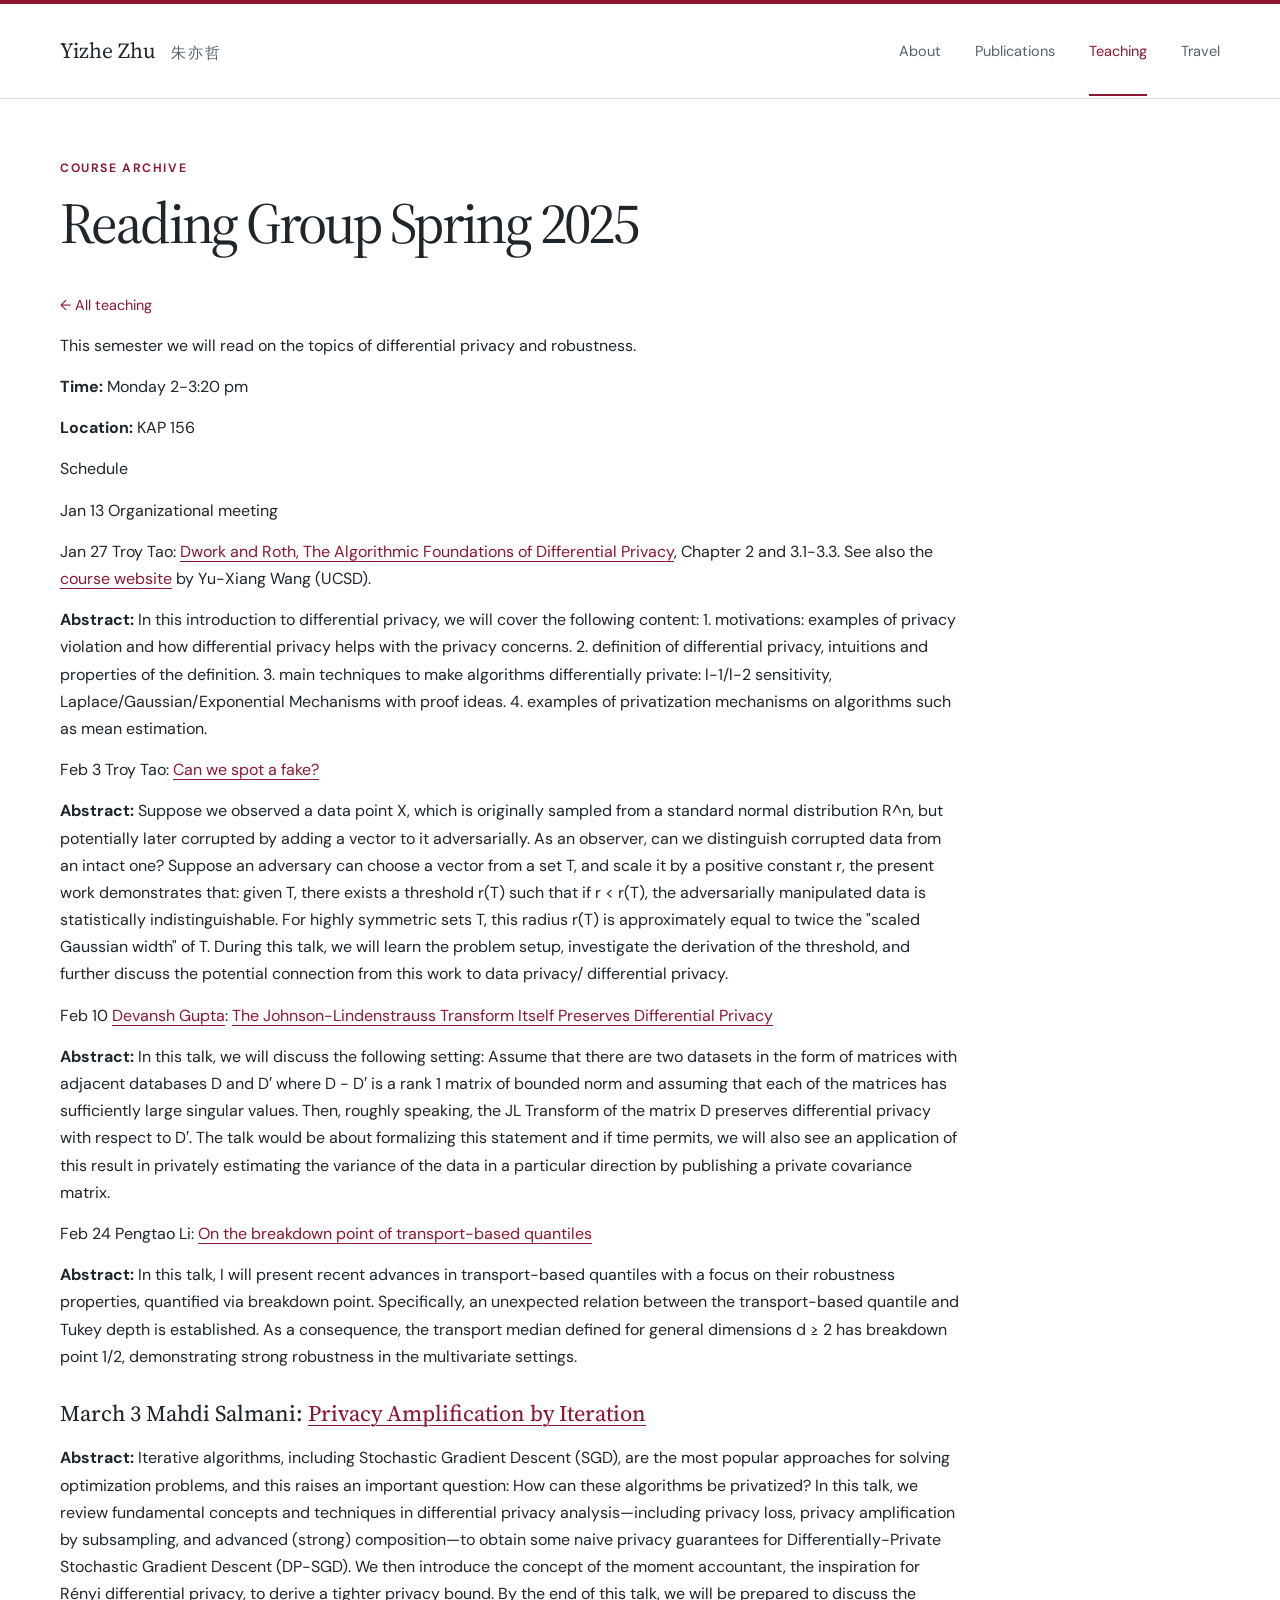
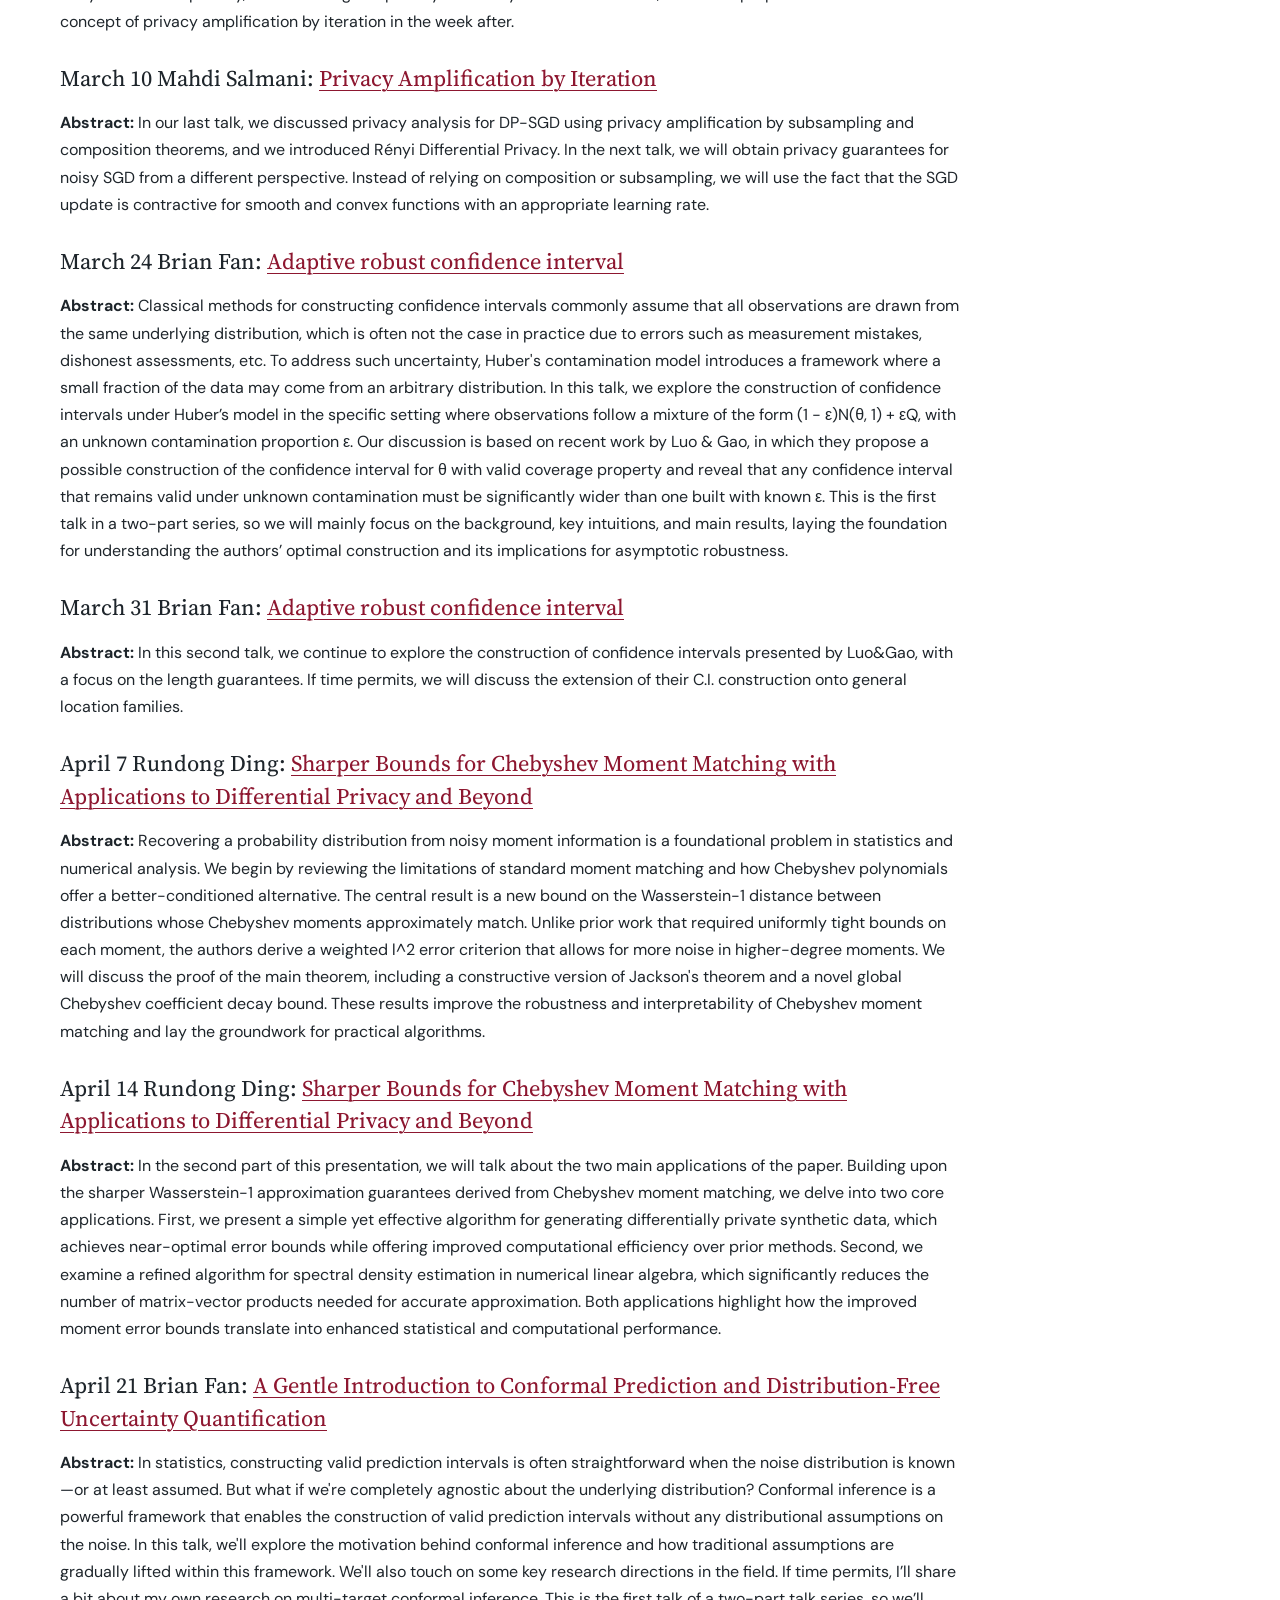
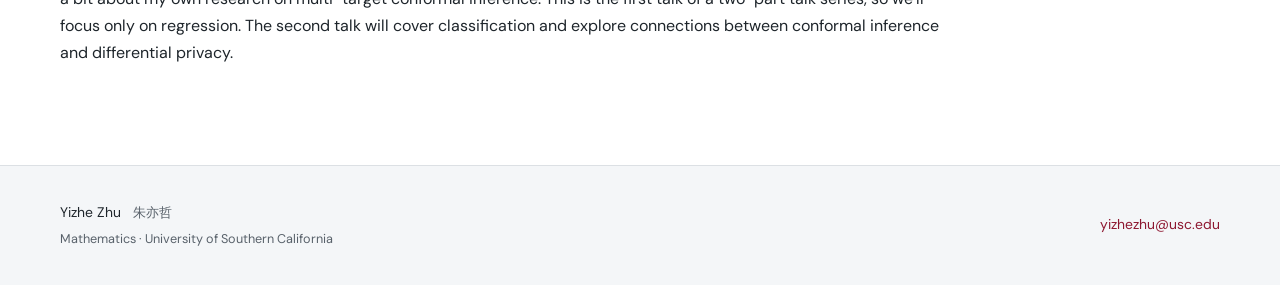
<file: reading-group-spring-2025.html>
<!doctype html>
<html lang="en">
<head>
  <meta charset="utf-8">
  <meta name="viewport" content="width=device-width, initial-scale=1">
  <meta name="description" content="Reading Group Spring 2025 — Yizhe Zhu, University of Southern California.">
  <title>Reading Group Spring 2025 · Yizhe Zhu</title>
  <link rel="icon" type="image/svg+xml" href="data:image/svg+xml,%3Csvg xmlns='http://www.w3.org/2000/svg' viewBox='0 0 40 40'%3E%3Crect width='40' height='40' rx='8' fill='%238d1730'/%3E%3Ctext x='20' y='28' text-anchor='middle' font-family='Georgia' font-size='25' fill='white'%3EZ%3C/text%3E%3C/svg%3E">
  <link rel="stylesheet" href="style.css">
</head>
<body><a class="skip-link" href="#main">Skip to content</a><header class="site-header"><div class="shell header-inner">
    <a class="wordmark" href="index.html">Yizhe Zhu <span lang="zh">朱亦哲</span></a>
    <nav aria-label="Main navigation"><a href="index.html">About</a><a href="publications.html">Publications</a><a href="teaching.html" aria-current="page">Teaching</a><a href="travel.html">Travel</a></nav>
  </div></header><main id="main" class="shell"><div class="page-heading"><p class="eyebrow">Course archive</p><h1>Reading Group Spring 2025</h1></div><a class="back-link" href="teaching.html">← All teaching</a><div class="page-content course-content"><p>This semester we will read on the topics of differential privacy and robustness.</p><p><strong>Time:</strong> Monday 2-3:20 pm</p><p><strong>Location:</strong> KAP 156</p><p>Schedule</p><p>Jan 13 Organizational meeting</p><p>Jan 27 Troy Tao: <a href="https://www.cis.upenn.edu/~aaroth/Papers/privacybook.pdf">Dwork and Roth, The Algorithmic Foundations of Differential Privacy</a>, Chapter 2 and 3.1-3.3. See also the <a href="https://cseweb.ucsd.edu/~yuxiangw/classes/DSC291-2024Fall/">course website</a> by Yu-Xiang Wang (UCSD).</p><p><strong>Abstract:</strong> In this introduction to differential privacy, we will cover the following content: 1. motivations: examples of privacy violation and how differential privacy helps with the privacy concerns. 2. definition of differential privacy, intuitions and properties of the definition. 3. main techniques to make algorithms differentially private: l-1/l-2 sensitivity, Laplace/Gaussian/Exponential Mechanisms with proof ideas. 4. examples of privatization mechanisms on algorithms such as mean estimation.</p><p>Feb 3 Troy Tao: <a href="https://arxiv.org/abs/2410.18880">Can we spot a fake?</a></p><p><strong>Abstract:</strong> Suppose we observed a data point X, which is originally sampled from a standard normal distribution R^n, but potentially later corrupted by adding a vector to it adversarially. As an observer, can we distinguish corrupted data from an intact one? Suppose an adversary can choose a vector from a set T, and scale it by a positive constant r, the present work demonstrates that: given T, there exists a threshold r(T) such that if r &lt; r(T), the adversarially manipulated data is statistically indistinguishable. For highly symmetric sets T, this radius r(T) is approximately equal to twice the &quot;scaled Gaussian width&quot; of T. During this talk, we will learn the problem setup, investigate the derivation of the threshold, and further discuss the potential connection from this work to data privacy/ differential privacy.</p><p>Feb 10 <a href="https://devanshgupta160.github.io/">Devansh Gupta</a>: <a href="https://arxiv.org/pdf/1204.2136">The Johnson-Lindenstrauss Transform Itself Preserves Differential Privacy</a></p><p><strong>Abstract:</strong> In this talk, we will discuss the following setting: Assume that there are two datasets in the form of matrices with adjacent databases <span class="math">D</span> and <span class="math">D′</span> where <span class="math">D − D′</span> is a rank 1 matrix of bounded norm and assuming that each of the matrices has sufficiently large singular values. Then, roughly speaking, the JL Transform of the matrix <span class="math">D</span> preserves differential privacy with respect to <span class="math">D′</span>. The talk would be about formalizing this statement and if time permits, we will also see an application of this result in privately estimating the variance of the data in a particular direction by publishing a private covariance matrix.</p><p>Feb 24 Pengtao Li: <a href="https://arxiv.org/abs/2410.16554">On the breakdown point of transport-based quantiles</a></p><p><strong>Abstract:</strong> In this talk, I will present recent advances in transport-based quantiles with a focus on their robustness properties, quantified via breakdown point. Specifically, an unexpected relation between the transport-based quantile and Tukey depth is established. As a consequence, the transport median defined for general dimensions <span class="math">d ≥ 2</span> has breakdown point 1/2, demonstrating strong robustness in the multivariate settings.</p><h3>March 3 Mahdi Salmani: <a href="https://arxiv.org/abs/1808.06651">Privacy Amplification by Iteration</a></h3><p><strong>Abstract:</strong> Iterative algorithms, including Stochastic Gradient Descent (SGD), are the most popular approaches for solving optimization problems, and this raises an important question: How can these algorithms be privatized? In this talk, we review fundamental concepts and techniques in differential privacy analysis—including privacy loss, privacy amplification by subsampling, and advanced (strong) composition—to obtain some naive privacy guarantees for Differentially-Private Stochastic Gradient Descent (DP-SGD). We then introduce the concept of the moment accountant, the inspiration for Rényi differential privacy, to derive a tighter privacy bound. By the end of this talk, we will be prepared to discuss the concept of privacy amplification by iteration in the week after.</p><h3>March 10 Mahdi Salmani: <a href="https://arxiv.org/abs/1808.06651">Privacy Amplification by Iteration</a></h3><p><strong>Abstract:</strong> In our last talk, we discussed privacy analysis for DP-SGD using privacy amplification by subsampling and composition theorems, and we introduced Rényi Differential Privacy. In the next talk, we will obtain privacy guarantees for noisy SGD from a different perspective. Instead of relying on composition or subsampling, we will use the fact that the SGD update is contractive for smooth and convex functions with an appropriate learning rate.</p><h3>March 24 Brian Fan: <a href="https://arxiv.org/pdf/2410.22647">Adaptive robust confidence interval</a></h3><p><strong>Abstract:</strong> Classical methods for constructing confidence intervals commonly assume that all observations are drawn from the same underlying distribution, which is often not the case in practice due to errors such as measurement mistakes, dishonest assessments, etc. To address such uncertainty, Huber&#x27;s contamination model introduces a framework where a small fraction of the data may come from an arbitrary distribution. In this talk, we explore the construction of confidence intervals under Huber’s model in the specific setting where observations follow a mixture of the form <span class="math">(1 − ε)N(θ, 1) + εQ</span>, with an unknown contamination proportion <span class="math">ε</span>. Our discussion is based on recent work by Luo &amp; Gao, in which they propose a possible construction of the confidence interval for <span class="math">θ</span> with valid coverage property and reveal that any confidence interval that remains valid under unknown contamination must be significantly wider than one built with known <span class="math">ε</span>. This is the first talk in a two-part series, so we will mainly focus on the background, key intuitions, and main results, laying the foundation for understanding the authors’ optimal construction and its implications for asymptotic robustness.</p><h3>March 31 Brian Fan: <a href="https://arxiv.org/pdf/2410.22647">Adaptive robust confidence interval</a></h3><p><strong>Abstract:</strong> In this second talk, we continue to explore the construction of confidence intervals presented by Luo&amp;Gao, with a focus on the length guarantees. If time permits, we will discuss the extension of their C.I. construction onto general location families.</p><h3>April 7 Rundong Ding: <a href="https://arxiv.org/abs/2408.12385">Sharper Bounds for Chebyshev Moment Matching with Applications to Differential Privacy and Beyond</a></h3><p><strong>Abstract:</strong> Recovering a probability distribution from noisy moment information is a foundational problem in statistics and numerical analysis. We begin by reviewing the limitations of standard moment matching and how Chebyshev polynomials offer a better-conditioned alternative. The central result is a new bound on the Wasserstein-1 distance between distributions whose Chebyshev moments approximately match. Unlike prior work that required uniformly tight bounds on each moment, the authors derive a weighted l^2 error criterion that allows for more noise in higher-degree moments. We will discuss the proof of the main theorem, including a constructive version of Jackson&#x27;s theorem and a novel global Chebyshev coefficient decay bound. These results improve the robustness and interpretability of Chebyshev moment matching and lay the groundwork for practical algorithms.</p><h3>April 14 Rundong Ding: <a href="https://arxiv.org/abs/2408.12385">Sharper Bounds for Chebyshev Moment Matching with Applications to Differential Privacy and Beyond</a></h3><p><strong>Abstract:</strong> In the second part of this presentation, we will talk about the two main applications of the paper. Building upon the sharper Wasserstein-1 approximation guarantees derived from Chebyshev moment matching, we delve into two core applications. First, we present a simple yet effective algorithm for generating differentially private synthetic data, which achieves near-optimal error bounds while offering improved computational efficiency over prior methods. Second, we examine a refined algorithm for spectral density estimation in numerical linear algebra, which significantly reduces the number of matrix-vector products needed for accurate approximation. Both applications highlight how the improved moment error bounds translate into enhanced statistical and computational performance.</p><h3>April 21 Brian Fan: <a href="https://arxiv.org/abs/2107.07511">A Gentle Introduction to Conformal Prediction and Distribution-Free Uncertainty Quantification</a></h3><p><strong>Abstract:</strong> In statistics, constructing valid prediction intervals is often straightforward when the noise distribution is known—or at least assumed. But what if we&#x27;re completely agnostic about the underlying distribution? Conformal inference is a powerful framework that enables the construction of valid prediction intervals without any distributional assumptions on the noise. In this talk, we&#x27;ll explore the motivation behind conformal inference and how traditional assumptions are gradually lifted within this framework. We&#x27;ll also touch on some key research directions in the field. If time permits, I’ll share a bit about my own research on multi-target conformal inference. This is the first talk of a two-part talk series, so we’ll focus only on regression. The second talk will cover classification and explore connections between conformal inference and differential privacy.</p></div></main><footer class="site-footer"><div class="shell footer-inner"><p>Yizhe Zhu <span lang="zh">朱亦哲</span><span class="footer-affiliation">Mathematics · University of Southern California</span></p><a href="mailto:yizhezhu@usc.edu">yizhezhu@usc.edu</a></div></footer></body></html>
</file>
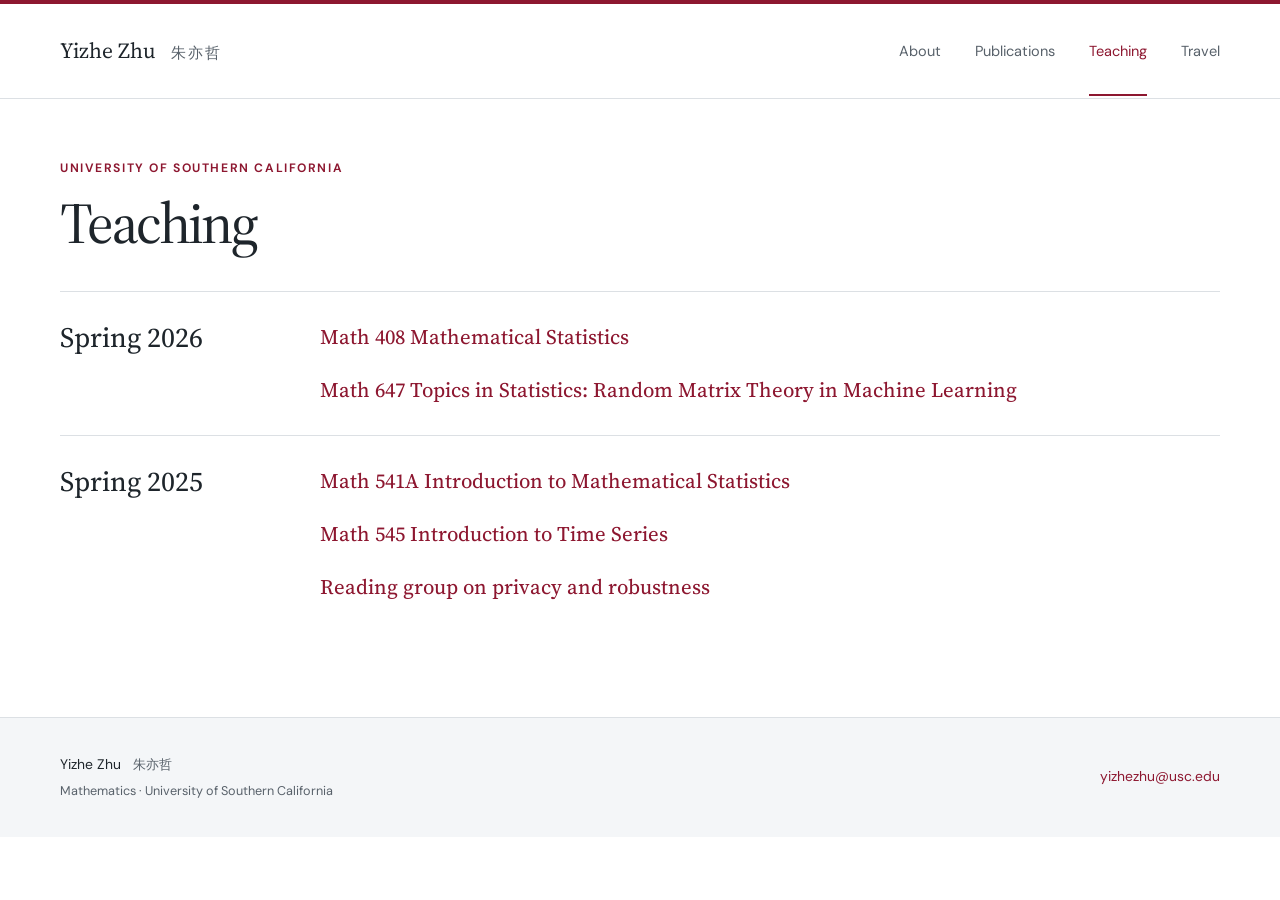
<file: teaching.html>
<!doctype html>
<html lang="en">
<head>
  <meta charset="utf-8">
  <meta name="viewport" content="width=device-width, initial-scale=1">
  <meta name="description" content="Courses and reading groups taught by Yizhe Zhu at USC, with schedules, syllabi, and resources.">
  <title>Teaching · Yizhe Zhu</title>
  <link rel="icon" type="image/svg+xml" href="data:image/svg+xml,%3Csvg xmlns='http://www.w3.org/2000/svg' viewBox='0 0 40 40'%3E%3Crect width='40' height='40' rx='8' fill='%238d1730'/%3E%3Ctext x='20' y='28' text-anchor='middle' font-family='Georgia' font-size='25' fill='white'%3EZ%3C/text%3E%3C/svg%3E">
  <link rel="stylesheet" href="style.css">
</head>
<body><a class="skip-link" href="#main">Skip to content</a><header class="site-header"><div class="shell header-inner">
    <a class="wordmark" href="index.html">Yizhe Zhu <span lang="zh">朱亦哲</span></a>
    <nav aria-label="Main navigation"><a href="index.html">About</a><a href="publications.html">Publications</a><a href="teaching.html" aria-current="page">Teaching</a><a href="travel.html">Travel</a></nav>
  </div></header><main id="main" class="shell"><div class="page-heading"><p class="eyebrow">University of Southern California</p><h1>Teaching</h1></div><div class="page-content"><section class="term"><h2>Spring 2026</h2><div><ul class="course-list"><li><a href="math-408-spring-2026.html">Math 408 Mathematical Statistics</a></li><li><a href="math-647-spring-2026.html">Math 647 Topics in Statistics: Random Matrix Theory in Machine Learning</a></li></ul></div></section><section class="term"><h2>Spring 2025</h2><div><ul class="course-list"><li><a href="math-541a-spring-2025.html">Math 541A Introduction to Mathematical Statistics</a></li><li><a href="math-545-spring-2025.html">Math 545 Introduction to Time Series</a></li><li><a href="reading-group-spring-2025.html">Reading group on privacy and robustness</a></li></ul></div></section></div></main><footer class="site-footer"><div class="shell footer-inner"><p>Yizhe Zhu <span lang="zh">朱亦哲</span><span class="footer-affiliation">Mathematics · University of Southern California</span></p><a href="mailto:yizhezhu@usc.edu">yizhezhu@usc.edu</a></div></footer></body></html>
</file>
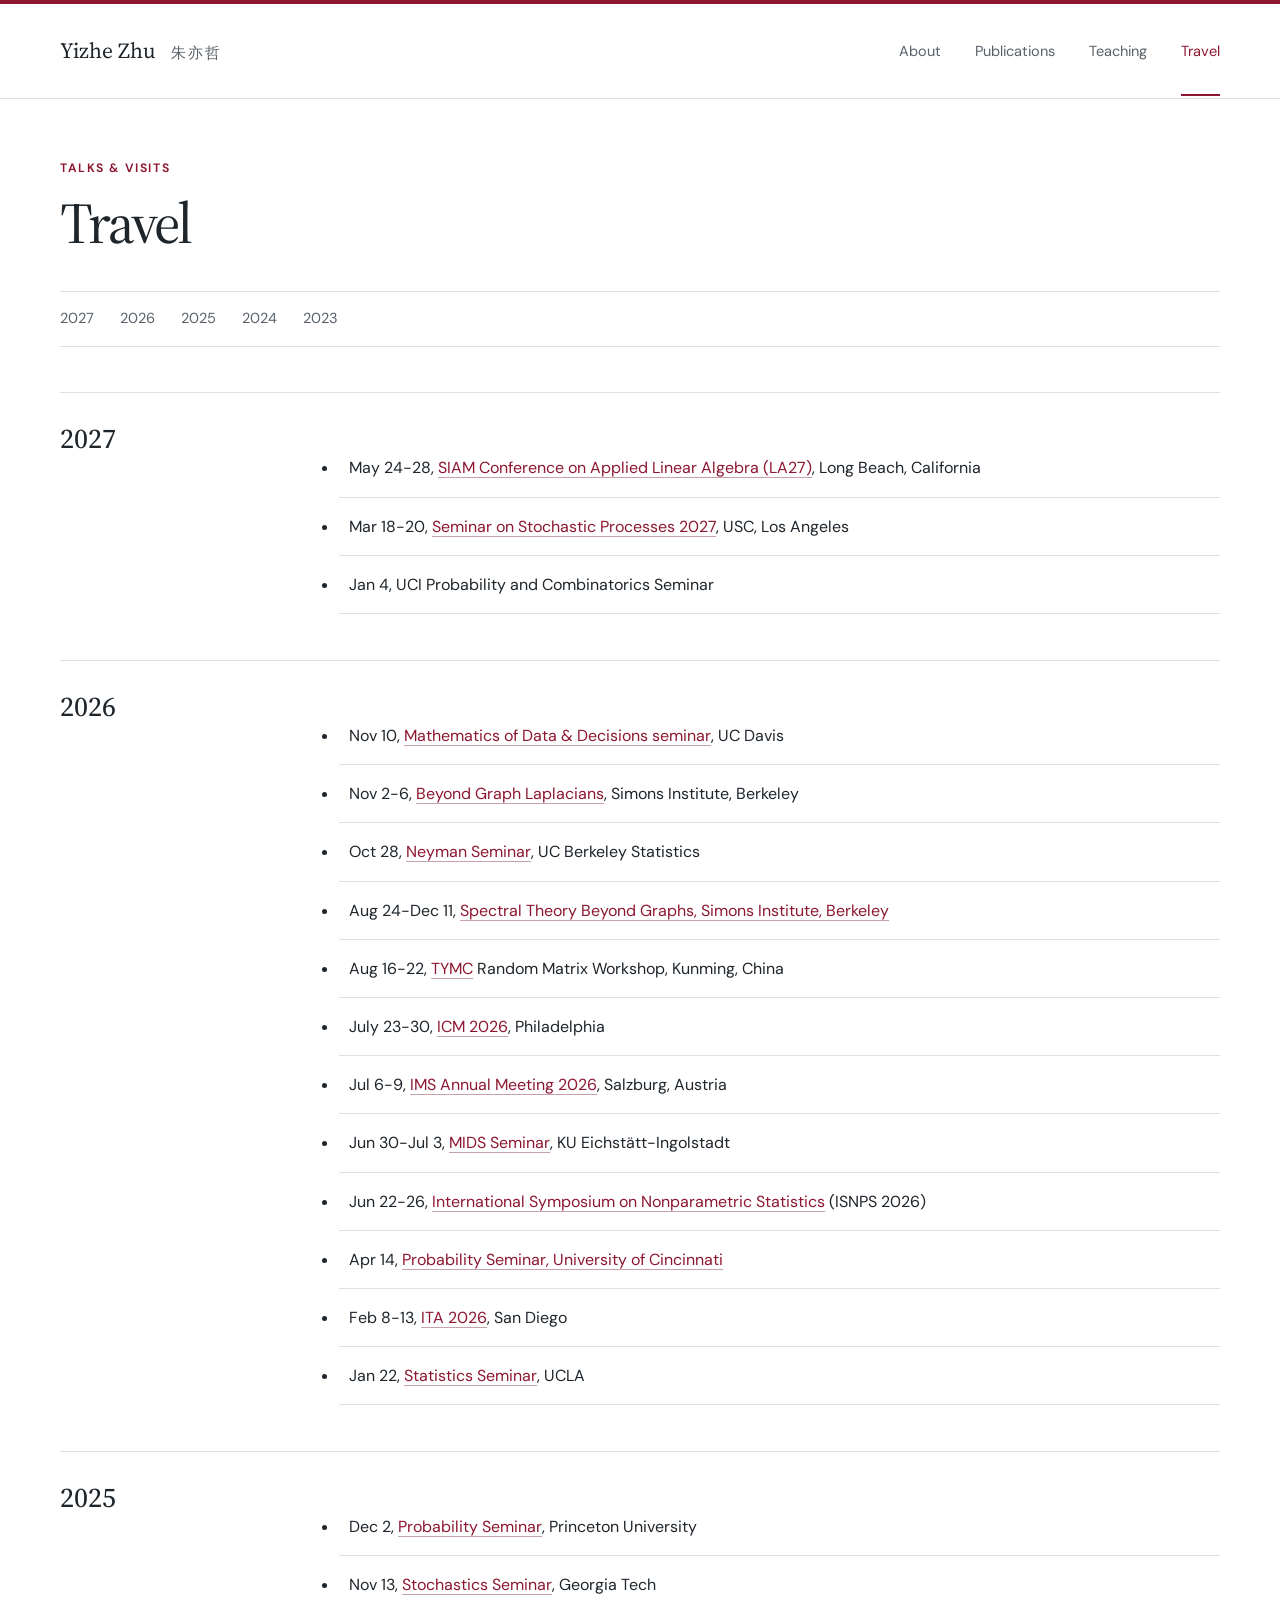
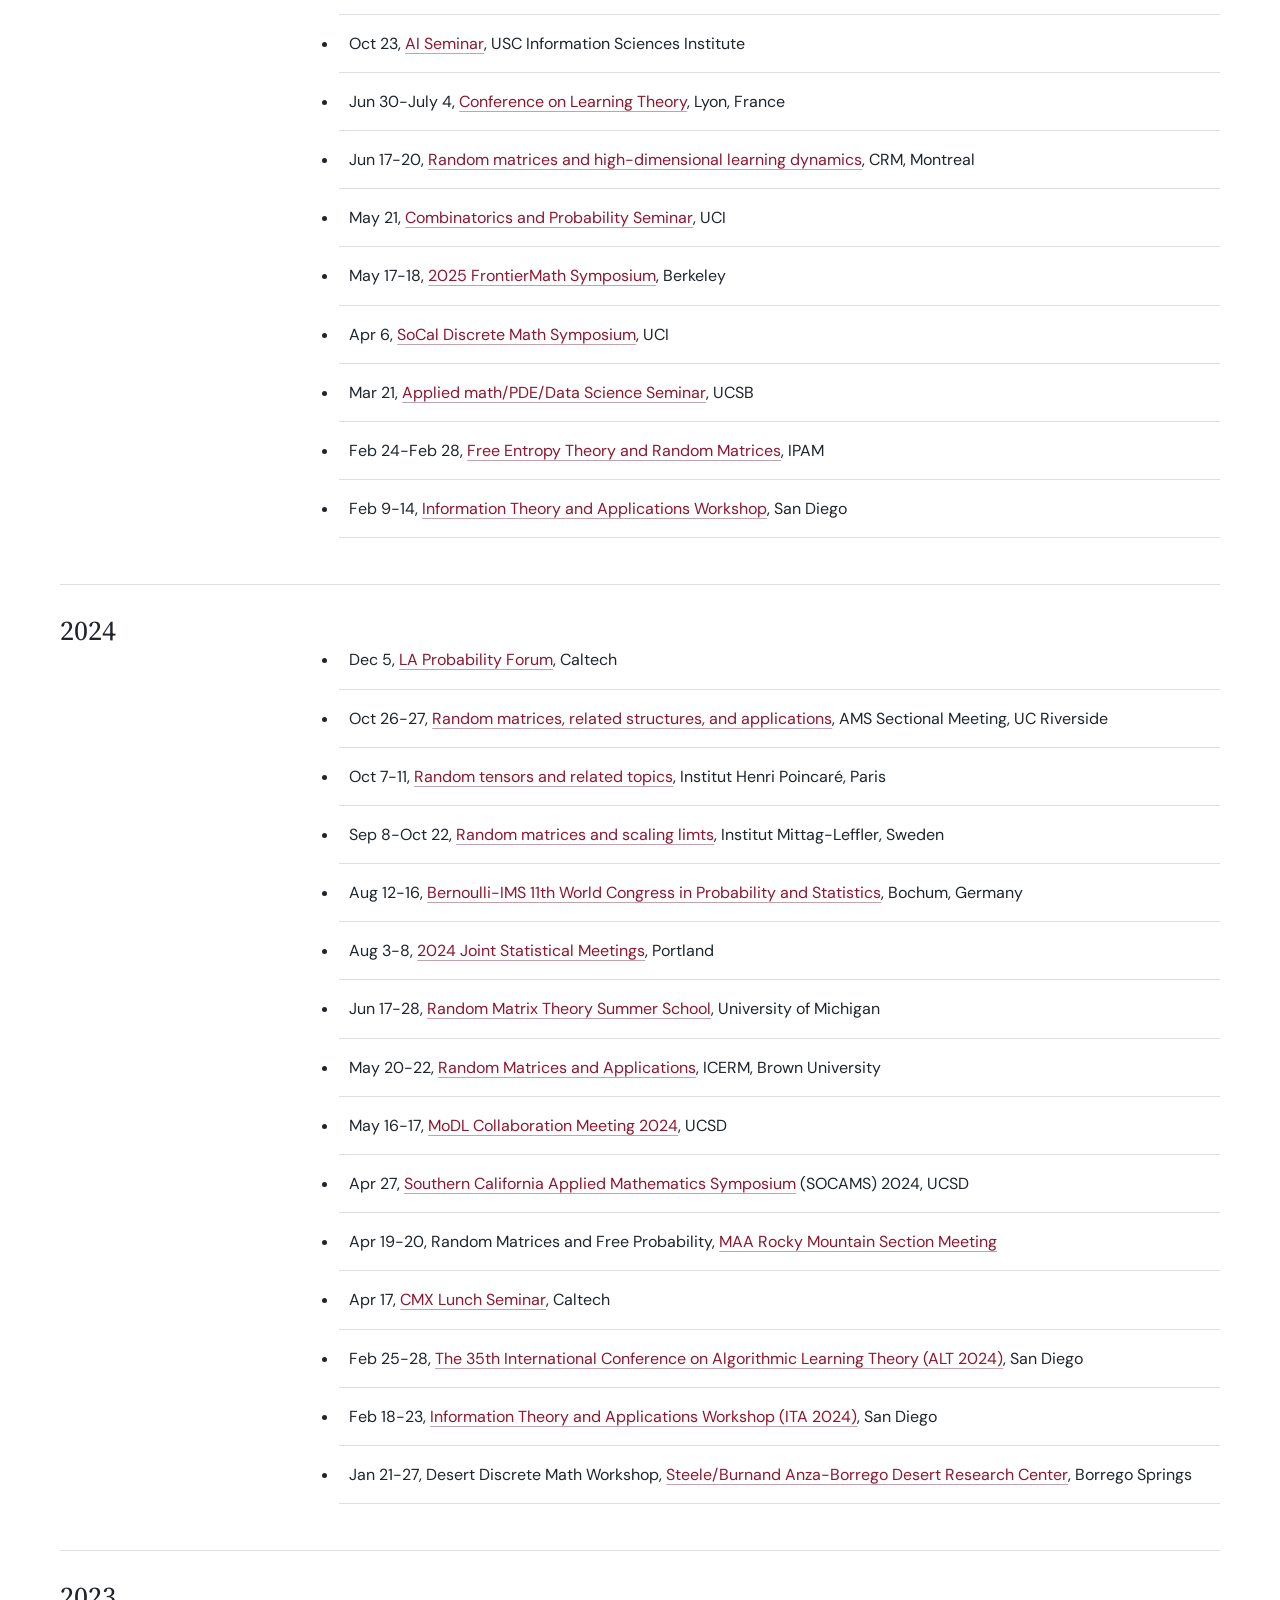
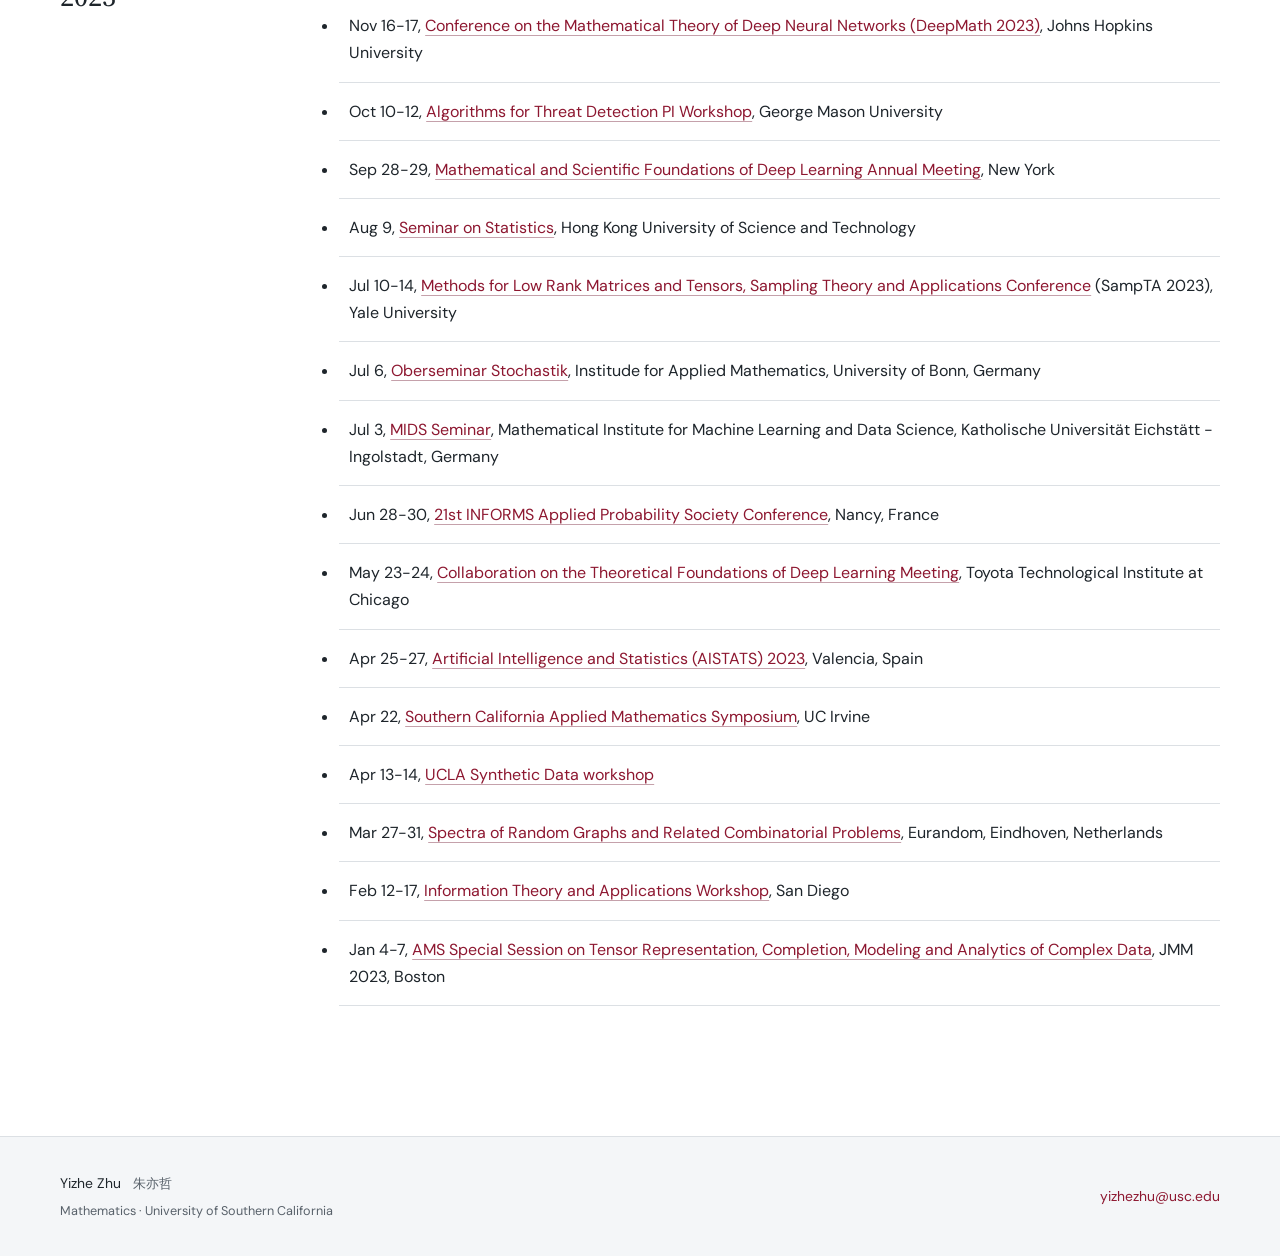
<file: travel.html>
<!doctype html>
<html lang="en">
<head>
  <meta charset="utf-8">
  <meta name="viewport" content="width=device-width, initial-scale=1">
  <meta name="description" content="Research visits, conferences, and seminar talks by Yizhe Zhu.">
  <title>Travel · Yizhe Zhu</title>
  <link rel="icon" type="image/svg+xml" href="data:image/svg+xml,%3Csvg xmlns='http://www.w3.org/2000/svg' viewBox='0 0 40 40'%3E%3Crect width='40' height='40' rx='8' fill='%238d1730'/%3E%3Ctext x='20' y='28' text-anchor='middle' font-family='Georgia' font-size='25' fill='white'%3EZ%3C/text%3E%3C/svg%3E">
  <link rel="stylesheet" href="style.css">
</head>
<body><a class="skip-link" href="#main">Skip to content</a><header class="site-header"><div class="shell header-inner">
    <a class="wordmark" href="index.html">Yizhe Zhu <span lang="zh">朱亦哲</span></a>
    <nav aria-label="Main navigation"><a href="index.html">About</a><a href="publications.html">Publications</a><a href="teaching.html">Teaching</a><a href="travel.html" aria-current="page">Travel</a></nav>
  </div></header><main id="main" class="shell"><div class="page-heading"><p class="eyebrow">Talks & visits</p><h1>Travel</h1></div><nav class="section-nav" aria-label="Travel years"><a href="#year-2027">2027</a><a href="#year-2026">2026</a><a href="#year-2025">2025</a><a href="#year-2024">2024</a><a href="#year-2023">2023</a></nav><div class="page-content"><section class="term" id="year-2027"><h2>2027</h2><div><ul class="travel-list"><li>May 24-28, <a href="https://www.siam.org/conferences-events/siam-conferences/la27/">SIAM Conference on Applied Linear Algebra (LA27)</a>, Long Beach, California</li><li>Mar 18-20, <a href="https://www.stevenheilman.org/ssp2027.html">Seminar on Stochastic Processes 2027</a>, USC, Los Angeles</li><li>Jan 4, UCI Probability and Combinatorics Seminar</li></ul></div></section><section class="term" id="year-2026"><h2>2026</h2><div><ul class="travel-list"><li>Nov 10, <a href="https://www.math.ucdavis.edu/research/seminars?type=29&amp;when=future">Mathematics of Data &amp; Decisions seminar</a>, UC Davis</li><li>Nov 2-6, <a href="https://simons.berkeley.edu/workshops/beyond-graph-laplacians">Beyond Graph Laplacians</a>, Simons Institute, Berkeley</li><li>Oct 28, <a href="https://events.berkeley.edu/neyman-seminar/month/">Neyman Seminar</a>, UC Berkeley Statistics</li><li>Aug 24-Dec 11, <a href="https://simons.berkeley.edu/programs/spectral-theory-beyond-graphs">Spectral Theory Beyond Graphs, Simons Institute, Berkeley</a></li><li>Aug 16-22, <a href="http://tianyuan.amss.ac.cn/en/">TYMC</a> Random Matrix Workshop, Kunming, China</li><li>July 23-30, <a href="https://www.mathunion.org/icm/icm-2026">ICM 2026</a>, Philadelphia</li><li>Jul 6-9, <a href="https://ims2026.github.io/IMS2026/">IMS Annual Meeting 2026</a>, Salzburg, Austria</li><li>Jun 30-Jul 3, <a href="https://www.ku.de/en/the-ku/faculties/mgf/departments/mids/mids-seminar">MIDS Seminar</a>, KU Eichstätt-Ingolstadt</li><li>Jun 22-26, <a href="https://easyconferences.eu/isnps2026/">International Symposium on Nonparametric Statistics</a> (ISNPS 2026)</li><li>Apr 14, <a href="https://sites.google.com/view/uc-probability-seminar-24f25s/home">Probability Seminar, University of Cincinnati</a></li><li>Feb 8-13, <a href="https://ita.ucsd.edu/workshop/">ITA 2026</a>, San Diego</li><li>Jan 22, <a href="https://statistics.ucla.edu/index.php/events/seminars/">Statistics Seminar</a>, UCLA</li></ul></div></section><section class="term" id="year-2025"><h2>2025</h2><div><ul class="travel-list"><li>Dec 2, <a href="https://www.math.princeton.edu/events/extreme-singular-values-sparse-random-rectangular-matrices-2025-12-02t200000">Probability Seminar</a>, Princeton University</li><li>Nov 13, <a href="https://math.gatech.edu/seminars-colloquia/series/stochastics-seminar/yizhe-zhu-20251113">Stochastics Seminar</a>, Georgia Tech</li><li>Oct 23, <a href="https://www.isi.edu/ai/events/6452/differentially-private-synthetic-data-generation/">AI Seminar</a>, USC Information Sciences Institute</li><li>Jun 30-July 4, <a href="https://learningtheory.org/colt2025/">Conference on Learning Theory</a>, Lyon, France</li><li>Jun 17-20, <a href="https://www.crmath.ca/en/activities/#/type/activity/id/3996">Random matrices and high-dimensional learning dynamics</a>, CRM, Montreal</li><li>May 21, <a href="https://www.math.uci.edu/node/38346">Combinatorics and Probability Seminar</a>, UCI</li><li>May 17-18, <a href="https://frontiermath-symposium.epoch.ai/">2025 FrontierMath Symposium</a>, Berkeley</li><li>Apr 6, <a href="https://sites.google.com/view/socaldm2025/home">SoCal Discrete Math Symposium</a>, UCI</li><li>Mar 21, <a href="https://sites.google.com/site/ucsbpdeappliedmathseminar/">Applied math/PDE/Data Science Seminar</a>, UCSB</li><li>Feb 24-Feb 28, <a href="https://www.ipam.ucla.edu/programs/workshops/free-entropy-theory-and-random-matrices/">Free Entropy Theory and Random Matrices</a>, IPAM</li><li>Feb 9-14, <a href="https://ita.ucsd.edu/">Information Theory and Applications Workshop</a>, San Diego</li></ul></div></section><section class="term" id="year-2024"><h2>2024</h2><div><ul class="travel-list"><li>Dec 5, <a href="https://sites.google.com/view/la-probability-forum/home">LA Probability Forum</a>, Caltech</li><li>Oct 26-27, <a href="https://www.ams.org/meetings/sectional/2304_special.html">Random matrices, related structures, and applications</a>, AMS Sectional Meeting, UC Riverside</li><li>Oct 7-11, <a href="https://indico.math.cnrs.fr/event/9889/">Random tensors and related topics</a>, Institut Henri Poincaré, Paris</li><li>Sep 8-Oct 22, <a href="https://www.mittag-leffler.se/activities/random-matrices-and-scaling-limits-2/">Random matrices and scaling limts</a>, Institut Mittag-Leffler, Sweden</li><li>Aug 12-16, <a href="https://www.bernoulli-ims-worldcongress2024.org/">Bernoulli-IMS 11th World Congress in Probability and Statistics</a>, Bochum, Germany</li><li>Aug 3-8, <a href="https://ww2.amstat.org/meetings/jsm/2024/">2024 Joint Statistical Meetings</a>, Portland</li><li>Jun 17-28, <a href="https://sites.google.com/umich.edu/rmtschool">Random Matrix Theory Summer School</a>, University of Michigan</li><li>May 20-22, <a href="https://icerm.brown.edu/events/htw-24-rma/">Random Matrices and Applications</a>, ICERM, Brown University</li><li>May 16-17, <a href="https://modl-meeting-2024.github.io/">MoDL Collaboration Meeting 2024</a>, UCSD</li><li>Apr 27, <a href="https://2024.socams.org/home">Southern California Applied Mathematics Symposium</a> (SOCAMS) 2024, UCSD</li><li>Apr 19-20, Random Matrices and Free Probability, <a href="https://www.rockymountain.maa.org/events/2024-section-meeting">MAA Rocky Mountain Section Meeting</a></li><li>Apr 17, <a href="http://cmx.caltech.edu/">CMX Lunch Seminar</a>, Caltech</li><li>Feb 25-28, <a href="http://algorithmiclearningtheory.org/alt2024/">The 35th International Conference on Algorithmic Learning Theory (ALT 2024)</a>, San Diego</li><li>Feb 18-23, <a href="https://ita.ucsd.edu/">Information Theory and Applications Workshop (ITA 2024)</a>, San Diego</li><li>Jan 21-27, Desert Discrete Math Workshop, <a href="https://anzaborrego.ucnrs.org/">Steele/Burnand Anza-Borrego Desert Research Center</a>, Borrego Springs</li></ul></div></section><section class="term" id="year-2023"><h2>2023</h2><div><ul class="travel-list"><li>Nov 16-17, <a href="https://deepmath-conference.com/">Conference on the Mathematical Theory of Deep Neural Networks (DeepMath 2023)</a>, Johns Hopkins University</li><li>Oct 10-12, <a href="https://stat.uw.edu/atd2023">Algorithms for Threat Detection PI Workshop</a>, George Mason University</li><li>Sep 28-29, <a href="https://www.simonsfoundation.org/event/mathematical-and-scientific-foundations-of-deep-learning-annual-meeting-2023/">Mathematical and Scientific Foundations of Deep Learning Annual Meeting</a>, New York</li><li>Aug 9, <a href="https://www.math.hkust.edu.hk/intranet/file/?c=seminar_abstract&amp;f=20230720105109_11_Yizhe%20ZHU_0809.pdf">Seminar on Statistics</a>, Hong Kong University of Science and Technology</li><li>Jul 10-14, <a href="https://sampta2023.github.io/speakers/">Methods for Low Rank Matrices and Tensors, Sampling Theory and Applications Conference</a> (SampTA 2023), Yale University</li><li>Jul 6, <a href="https://wt.iam.uni-bonn.de/fileadmin/WT/Inhalt/oberseminar/OldSeminars/20230706_Zhu.pdf">Oberseminar Stochastik</a>, Institude for Applied Mathematics, University of Bonn, Germany</li><li>Jul 3, <a href="https://www.ku.de/en/the-ku/faculties/mgf/departments/mids/mids-seminar">MIDS Seminar</a>, Mathematical Institute for Machine Learning and Data Science, Katholische Universität Eichstätt - Ingolstadt, Germany</li><li>Jun 28-30, <a href="https://informs-aps2023.event.univ-lorraine.fr/">21st INFORMS Applied Probability Society Conference</a>, Nancy, France</li><li>May 23-24, <a href="https://modl-meeting.github.io/#schedule">Collaboration on the Theoretical Foundations of Deep Learning Meeting</a>, Toyota Technological Institute at Chicago</li><li>Apr 25-27, <a href="http://aistats.org/aistats2023/">Artificial Intelligence and Statistics (AISTATS) 2023</a>, Valencia, Spain</li><li>Apr 22, <a href="https://www.socams.org/">Southern California Applied Mathematics Symposium</a>, UC Irvine</li><li>Apr 13-14, <a href="https://ucla-synthetic-data.github.io/">UCLA Synthetic Data workshop</a></li><li>Mar 27-31, <a href="https://www.eurandom.tue.nl/event/yep-xviii-spectra-of-random-graphs-and-related-combinatorial-problems-2/">Spectra of Random Graphs and Related Combinatorial Problems</a>, Eurandom, Eindhoven, Netherlands</li><li>Feb 12-17, <a href="https://ita.ucsd.edu/">Information Theory and Applications Workshop</a>, San Diego</li><li>Jan 4-7, <a href="https://www.jointmathematicsmeetings.org/meetings/national/jmm2023/2270_program_ss19.html#title">AMS Special Session on Tensor Representation, Completion, Modeling and Analytics of Complex Data</a>, JMM 2023, Boston</li></ul></div></section></div></main>
<footer class="site-footer"><div class="shell footer-inner"><p>Yizhe Zhu <span lang="zh">朱亦哲</span><span class="footer-affiliation">Mathematics · University of Southern California</span></p><a href="mailto:yizhezhu@usc.edu">yizhezhu@usc.edu</a></div></footer></body></html>
</file>
<file: style.css>
@import url('https://fonts.googleapis.com/css2?family=DM+Sans:wght@400;450;500;550;600;650;700&family=Source+Serif+4:opsz,wght@8..60,400;8..60,450;8..60,500;8..60,600&display=swap');
:root{--ink:#1e252b;--muted:#58616a;--accent:#8d1730;--accent-dark:#691024;--line:#dce0e4;--paper:#fff;--soft:#f4f6f8;--serif:'Source Serif 4',Georgia,serif;--sans:'DM Sans',-apple-system,BlinkMacSystemFont,'Segoe UI',sans-serif}
*{box-sizing:border-box}html{scroll-behavior:smooth;scroll-padding-top:2rem}body{margin:0;background:var(--paper);color:var(--ink);font:400 1rem/1.7 var(--sans);-webkit-font-smoothing:antialiased}a{color:var(--accent);text-decoration-thickness:1px;text-underline-offset:4px}a:hover{color:var(--accent-dark)}a:focus-visible,button:focus-visible{outline:3px solid #ba8b24;outline-offset:5px}::selection{background:#f3dbe1}h1,h2,h3,p,figure{margin:0}h1,h2,h3{font-weight:450}h1,h2{font-family:var(--serif);line-height:1.12}h3{font-size:1.18rem;line-height:1.45}img{max-width:100%;display:block}.shell{width:min(1160px,calc(100% - 96px));margin-inline:auto}.skip-link{position:absolute;top:-100px;left:20px;z-index:100;background:var(--ink);color:white;padding:12px}.skip-link:focus{top:10px}.site-header{border-top:4px solid var(--accent);border-bottom:1px solid var(--line)}.header-inner{display:flex;align-items:center;justify-content:space-between;gap:32px;min-height:94px}.wordmark{font-family:var(--serif);font-size:1.35rem;color:var(--ink);text-decoration:none;white-space:nowrap}.wordmark span{font-family:var(--sans);font-size:.92rem;margin-left:10px;color:var(--muted);letter-spacing:.12em}nav{display:flex;gap:34px;align-items:center}nav a{font-size:.91rem;color:var(--muted);text-decoration:none;padding:34px 0 29px;border-bottom:2px solid transparent}nav a:hover,nav a[aria-current=page]{color:var(--accent);border-bottom-color:var(--accent)}.hero{display:grid;grid-template-columns:1fr 340px;gap:90px;align-items:center;padding-block:76px 66px}.eyebrow{font-size:.76rem;line-height:1.5;letter-spacing:.13em;text-transform:uppercase;font-weight:650;color:var(--accent)}h1{font-size:clamp(3.4rem,5.6vw,5rem);letter-spacing:-.045em;margin-top:19px}h1>span{display:block;font-family:var(--sans);font-size:1.65rem;line-height:1.4;letter-spacing:.2em;font-weight:400;color:var(--muted);margin-top:14px}.position{font-size:1rem;margin-top:22px;color:var(--muted)}.intro{font-family:var(--serif);font-size:1.48rem;line-height:1.5;max-width:580px;margin-top:25px}.hero-links{display:flex;gap:27px;align-items:center;flex-wrap:wrap;margin-top:30px}.button{display:inline-flex;align-items:center;gap:23px;background:var(--accent);color:white;text-decoration:none;padding:11px 20px;border:1px solid var(--accent);font-size:.89rem}.button:hover{background:var(--accent-dark);color:white}.text-link{font-size:.89rem;font-weight:550;text-decoration:none}.text-link span{margin-left:8px}.contact-line{display:flex;gap:24px;flex-wrap:wrap;margin-top:25px;font-size:.84rem;color:var(--muted)}.contact-line a{color:var(--muted);text-decoration:none}.contact-line a:hover{text-decoration:underline}.portrait{position:relative}.portrait img{width:100%;height:420px;object-fit:cover;object-position:34% 35%;border-radius:2px}.portrait:after{content:'';position:absolute;bottom:-15px;right:-15px;width:38%;height:38%;border-right:2px solid var(--accent);border-bottom:2px solid var(--accent);z-index:-1}.visit{border-top:1px solid var(--line);border-bottom:1px solid var(--line);padding-block:20px;display:grid;grid-template-columns:125px 1fr;gap:24px;align-items:baseline}.visit p{font-size:.93rem}.visit a{text-decoration:none;font-weight:550}.section{padding-block:65px;border-bottom:1px solid var(--line)}.section-heading h2{font-size:2.4rem;letter-spacing:-.025em;margin-top:13px}.section-heading>p:not(.eyebrow){color:var(--muted);margin-top:17px;font-size:.95rem}.research-grid{display:grid;grid-template-columns:repeat(3,1fr);gap:36px;margin-top:39px}.research-grid article{border-top:2px solid var(--ink);padding-top:18px}.index{font-family:var(--serif);font-size:.91rem;color:var(--accent)}.research-grid h3{font-family:var(--serif);font-size:1.43rem;margin-top:15px;line-height:1.25;letter-spacing:-.015em}.research-grid p{margin-top:17px;color:var(--muted);font-size:.98rem;line-height:1.75}.bio-section,.seminar-section{display:grid;grid-template-columns:290px 1fr;gap:65px}.prose p+p{margin-top:20px}.prose{max-width:780px}.prose a{text-decoration-color:#c5a1ab}.seminar-section{border-bottom:0}.seminar-links{border-top:1px solid var(--line)}.seminar-links a{display:flex;gap:20px;justify-content:space-between;padding:22px 0;border-bottom:1px solid var(--line);text-decoration:none;color:var(--ink);font-family:var(--serif);font-size:1.23rem}.seminar-links a:hover{color:var(--accent)}.seminar-links a>span:last-child{color:var(--accent)}.site-footer{background:var(--soft);border-top:1px solid var(--line);padding-block:35px;margin-top:14px}.footer-inner{display:flex;justify-content:space-between;align-items:center;gap:24px;font-size:.87rem}.footer-inner p>span[lang]{color:var(--muted);font-size:.8rem;margin-left:8px}.footer-affiliation{display:block;color:var(--muted);font-size:.79rem;margin-top:4px}.footer-inner>a{font-size:.87rem;text-decoration:none}.page-heading{padding-block:60px 35px;max-width:850px}.page-heading h1{font-size:3.6rem;margin-top:14px}.page-heading .lead{font-size:1.05rem;color:var(--muted);margin-top:23px;max-width:760px}.page-content{padding-bottom:70px}.section-nav{display:flex;flex-wrap:wrap;gap:26px;border-top:1px solid var(--line);border-bottom:1px solid var(--line);padding-block:15px;margin-bottom:45px}.section-nav a{text-decoration:none;font-size:.91rem}.list-heading{font:450 2rem/1.3 var(--serif);margin:45px 0 24px}.publication-list{list-style:none;padding:0;margin:0;counter-reset:papers}.publication{display:grid;grid-template-columns:36px 1fr;gap:15px;padding:23px 0;border-bottom:1px solid var(--line);counter-increment:papers}.publication:before{content:counter(papers,decimal-leading-zero);font:400 .88rem/1.8 var(--serif);color:var(--muted);padding-top:3px}.paper-title{font:450 1.25rem/1.4 var(--serif);margin-bottom:9px}.paper-title a{color:var(--ink);text-decoration:none}.paper-title a:hover{color:var(--accent);text-decoration:underline}.paper-details{color:var(--muted);font-size:.92rem;line-height:1.8}.paper-details a{color:var(--muted);text-decoration-color:#c7cbd0}.paper-resources{display:flex;flex-wrap:wrap;gap:18px;margin-top:10px;font-size:.81rem}.paper-resources a{text-decoration:none;font-weight:600}.note{font-size:.86rem;color:var(--muted)}.term{display:grid;grid-template-columns:210px 1fr;gap:50px;padding-block:30px;border-top:1px solid var(--line)}.term h2{font-size:1.75rem}.course-list{list-style:none;padding:0;margin:0}.course-list li+li{margin-top:23px}.course-list a{font:450 1.3rem/1.4 var(--serif);text-decoration:none}.course-list p{font-size:.94rem;color:var(--muted);margin-top:4px}.travel-list{padding-left:1.2rem}.travel-list li{padding:15px 0 15px 10px;border-bottom:1px solid var(--line)}.travel-list a{text-decoration-color:#c5a1ab}.course-content{max-width:900px}.course-content h2{font-size:1.9rem;margin-top:38px;margin-bottom:18px}.course-content h3{font-family:var(--serif);font-size:1.4rem;margin:28px 0 12px}.course-content p{margin:14px 0}.course-content li{margin:10px 0}.course-content table{border-collapse:collapse;width:100%;margin:24px 0}.course-content th,.course-content td{padding:14px;border-bottom:1px solid var(--line);text-align:left;vertical-align:top}.course-content th{background:var(--soft)}.course-content .table-scroll{overflow:auto}.back-link{font-size:.9rem;text-decoration:none}.course-content iframe{max-width:100%}
.section-nav a{padding:0;border-bottom:0}.prose,.course-content,.paper-details{overflow-wrap:anywhere}
@media(min-width:1500px){.hero{padding-block:90px 78px}}
@media(max-width:1000px){.shell{width:calc(100% - 64px)}.hero{grid-template-columns:1fr 290px;gap:44px}.portrait img{height:390px}.bio-section,.seminar-section{grid-template-columns:220px 1fr;gap:35px}.research-grid{gap:26px}.research-grid h3{font-size:1.28rem}.intro{font-size:1.3rem}.header-inner{gap:20px}nav{gap:23px}}
@media(max-width:720px){.shell{width:calc(100% - 40px)}.header-inner{display:block;padding-top:19px;min-height:0}.wordmark{font-size:1.22rem}nav{gap:25px;margin-top:9px;justify-content:flex-start;overflow-x:auto}nav a{padding:13px 0 14px;font-size:.88rem;white-space:nowrap}.hero{grid-template-columns:1fr;gap:34px;padding-block:41px}.hero-copy{order:1}.portrait{order:2;max-width:none}.portrait img{height:300px;object-position:50% 37%;aspect-ratio:4/3}.portrait:after{right:0;bottom:-10px}.hero h1{font-size:3.6rem}.hero h1>span{font-size:1.4rem;margin-top:9px}.eyebrow{font-size:.73rem}.intro{font-size:1.35rem}.hero-links{gap:22px}.contact-line{gap:14px}.visit{grid-template-columns:1fr;gap:7px;padding-block:18px}.section{padding-block:43px}.section-heading h2{font-size:2rem}.research-grid{grid-template-columns:1fr;gap:29px;margin-top:28px}.research-grid h3{font-size:1.45rem}.research-grid h3 br{display:none}.research-grid p{margin-top:12px}.bio-section,.seminar-section{grid-template-columns:1fr;gap:25px}.footer-inner{display:block}.footer-inner>a{display:inline-block;margin-top:15px}.page-heading{padding-block:38px 26px}.page-heading h1{font-size:2.7rem}.section-nav{gap:20px;margin-bottom:30px}.publication{grid-template-columns:25px 1fr;gap:10px;padding:21px 0}.paper-title{font-size:1.2rem}.term{grid-template-columns:1fr;gap:19px;padding-block:26px}.term h2{font-size:1.5rem}.course-content th,.course-content td{padding:10px}.page-content{padding-bottom:35px}}
@media(prefers-reduced-motion:reduce){html{scroll-behavior:auto}}
</file>
